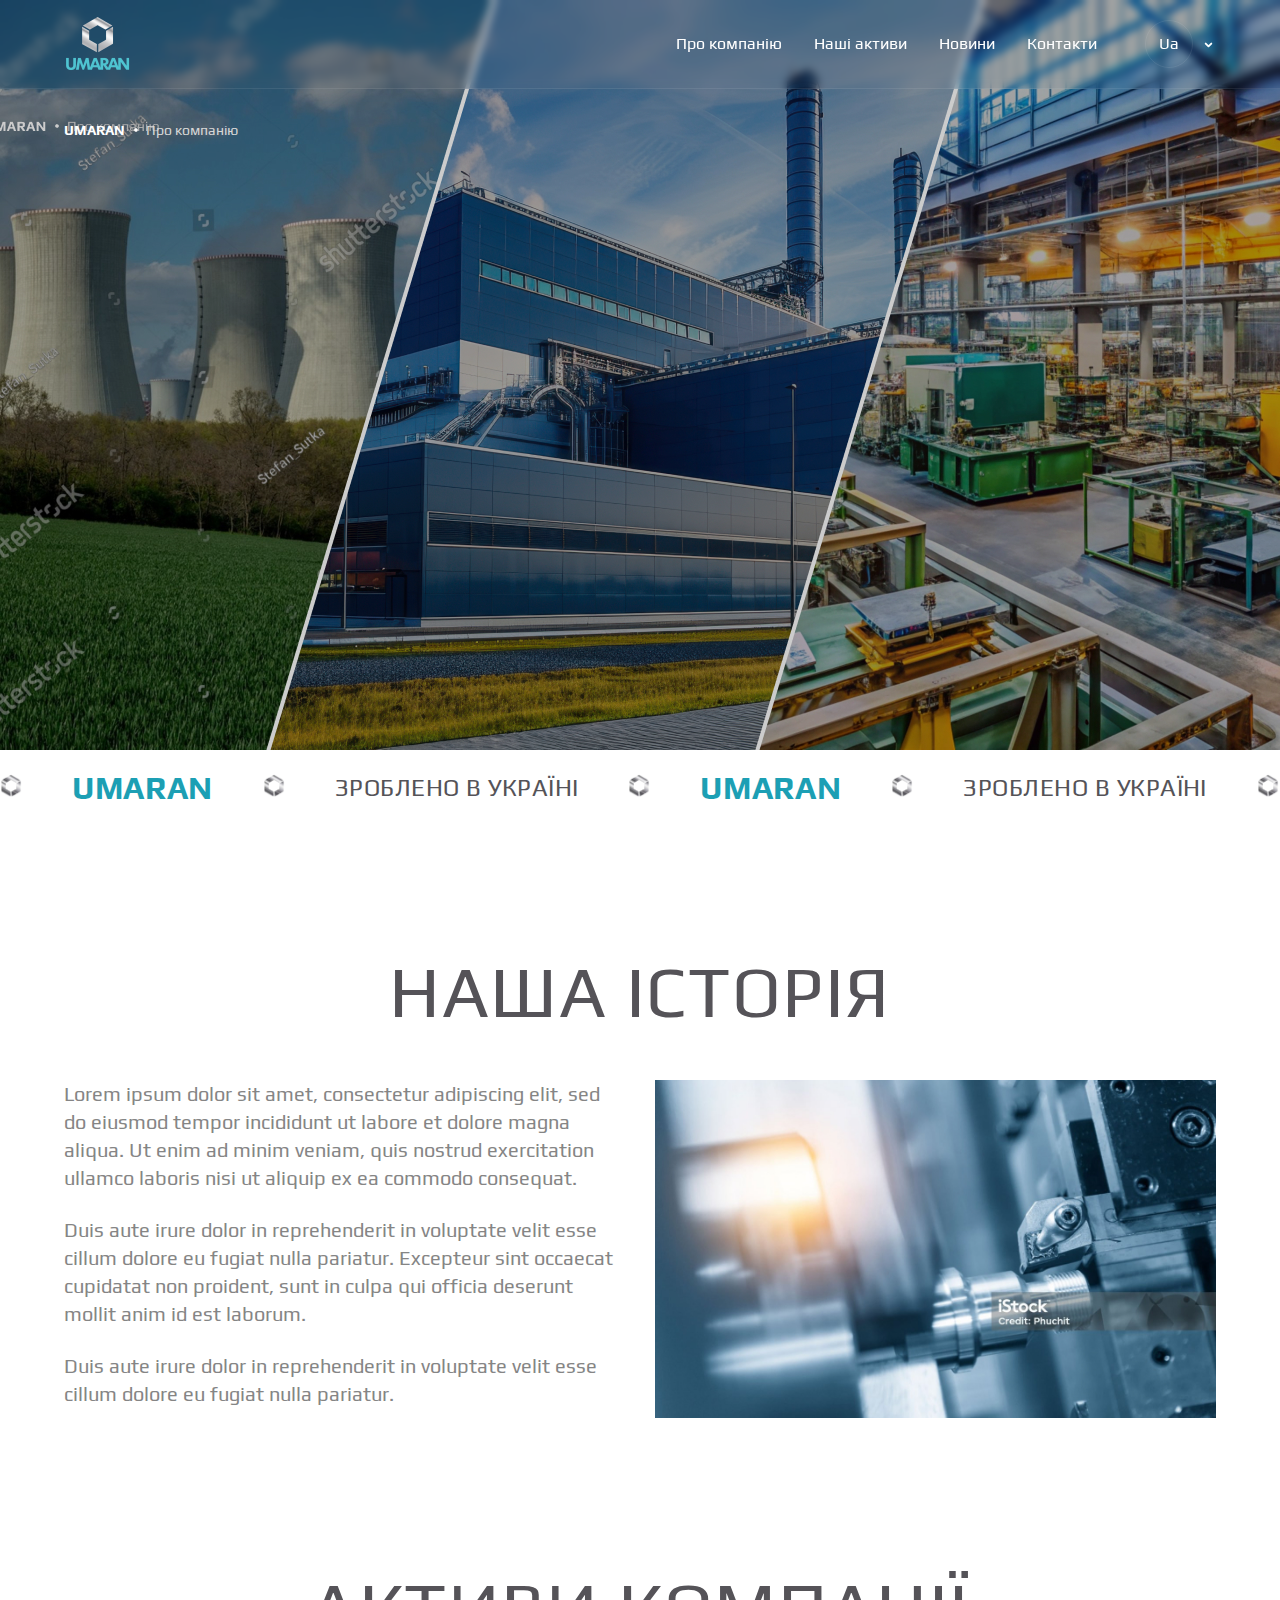
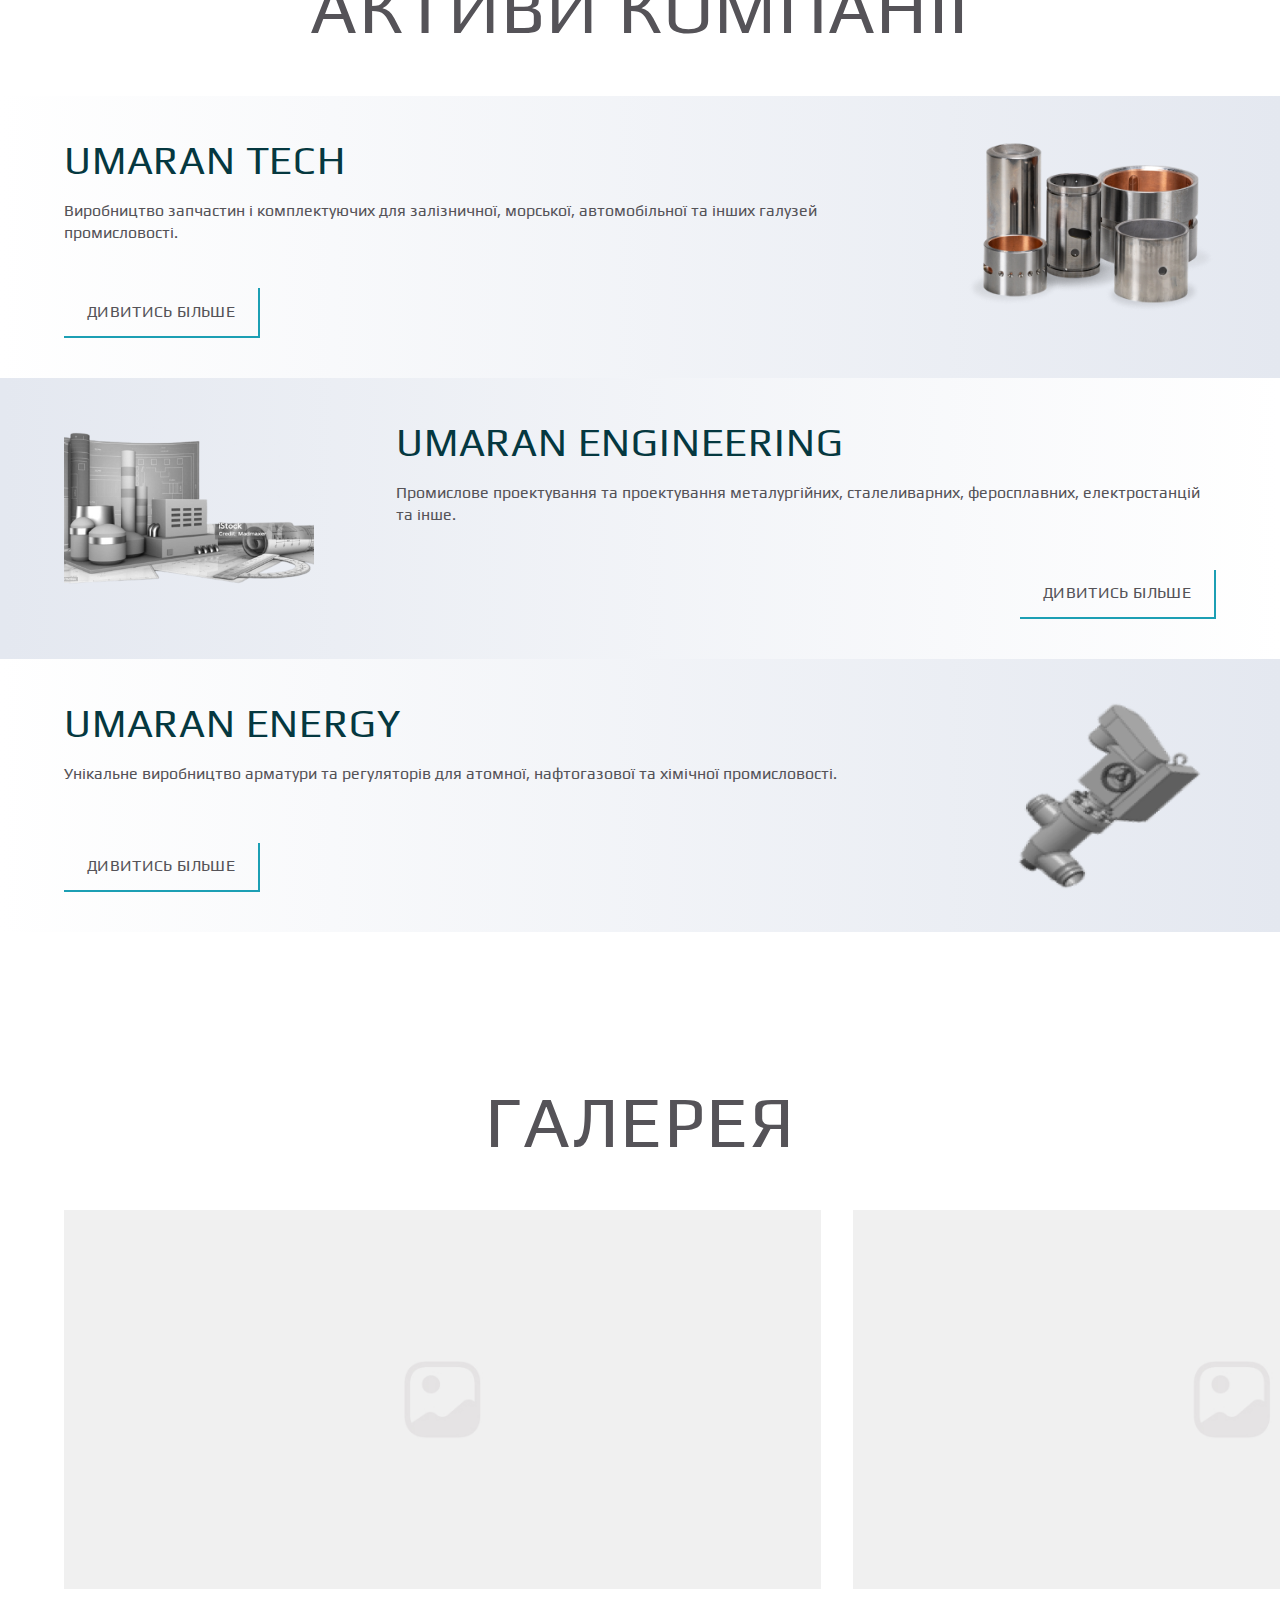
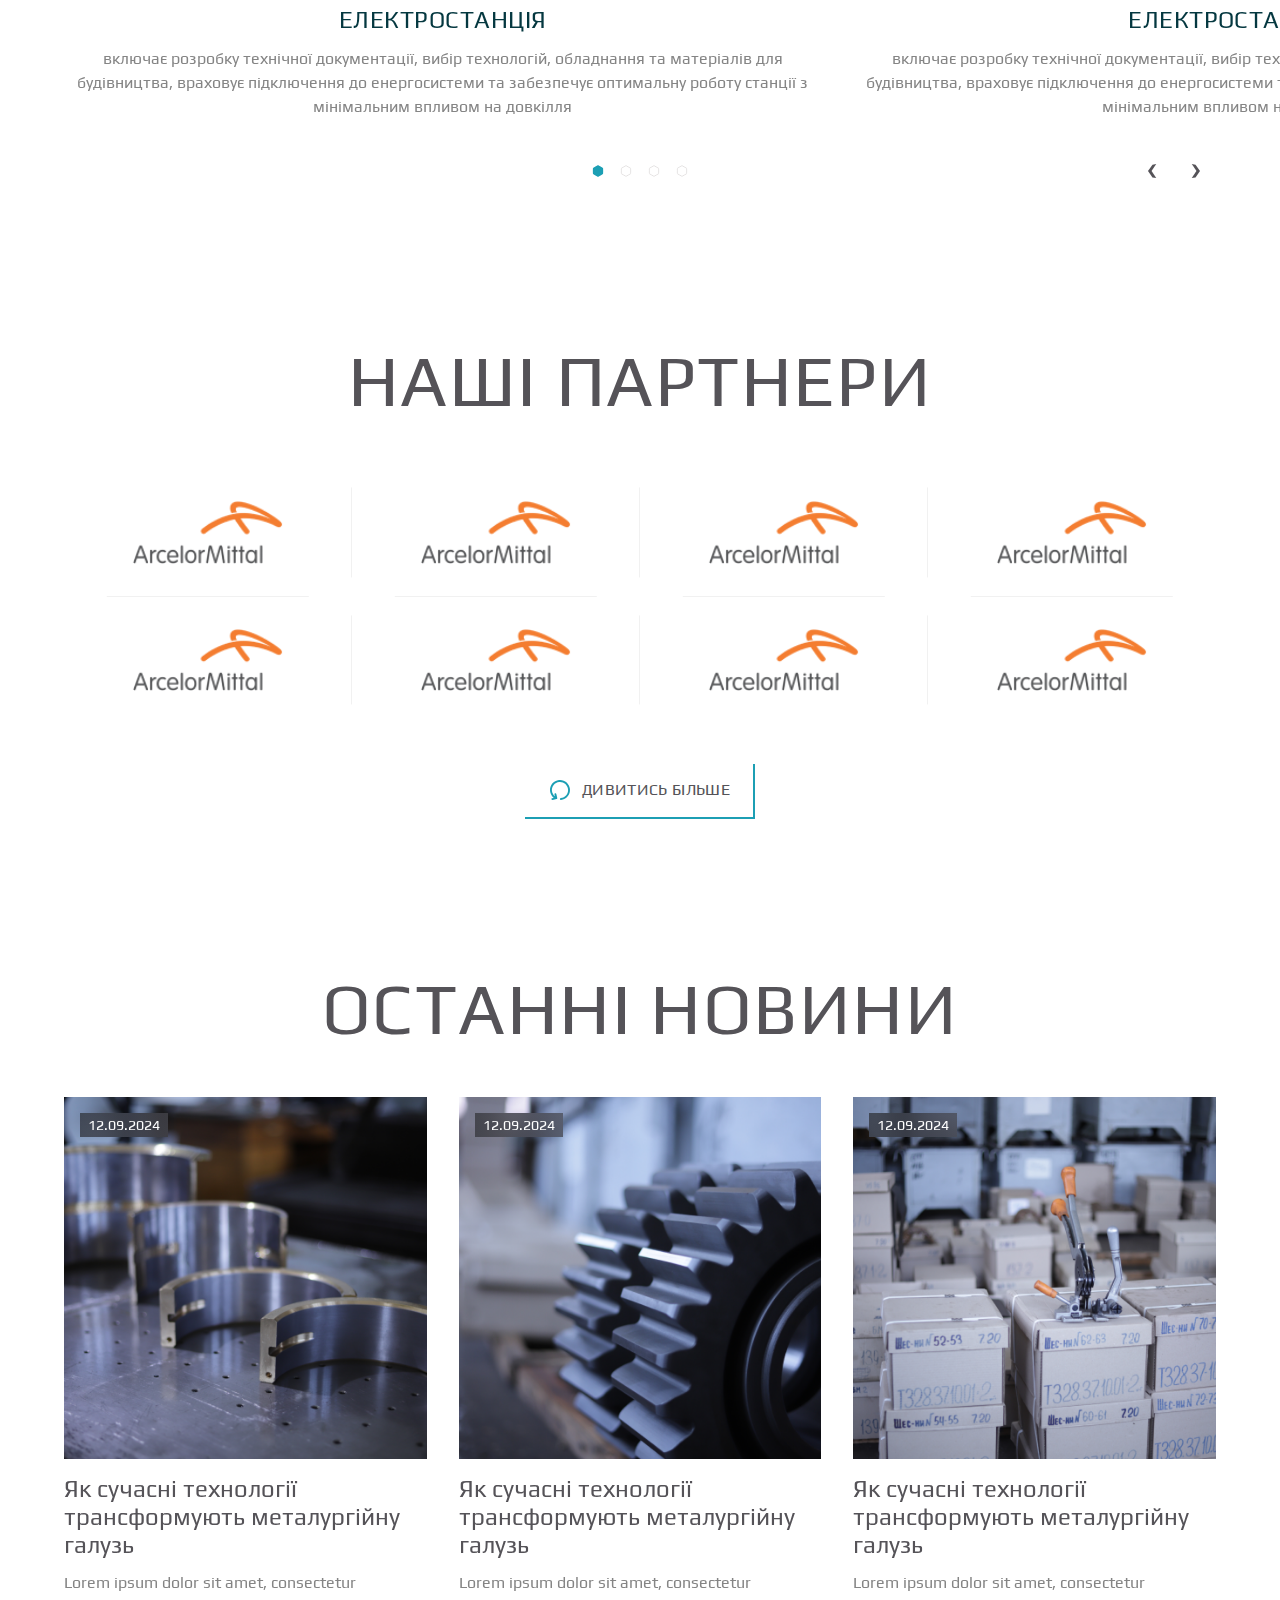
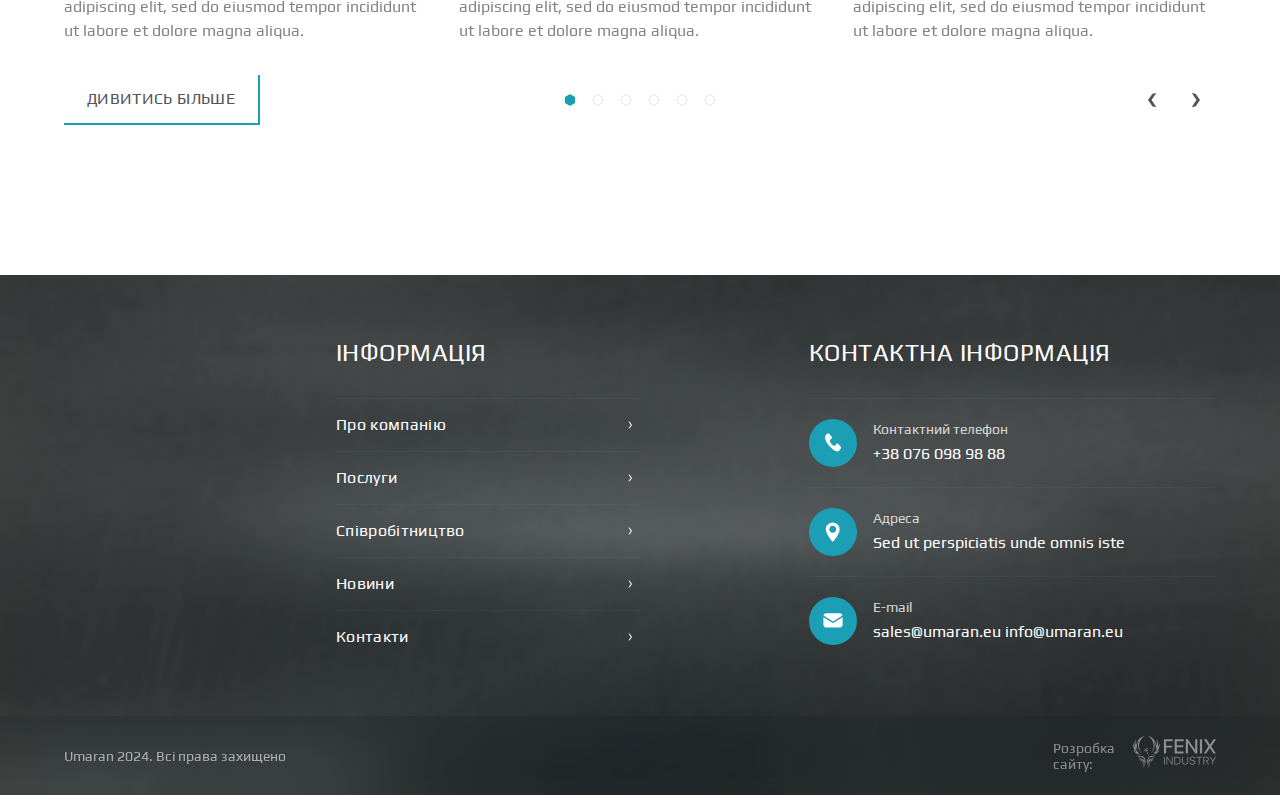
<file: about.html>
<!DOCTYPE html>
<html lang="uk">
<head>
  <meta charset="UTF-8">
  <meta name="viewport" content="width=device-width, initial-scale=1.0">
  <link rel="preconnect" href="https://fonts.googleapis.com">
  <link rel="preconnect" href="https://fonts.gstatic.com" crossorigin>
  <link href="https://fonts.googleapis.com/css2?family=Play:wght@400;700&display=swap" rel="stylesheet">
  <script src="https://code.jquery.com/jquery-3.7.1.slim.min.js" integrity="sha256-kmHvs0B+OpCW5GVHUNjv9rOmY0IvSIRcf7zGUDTDQM8=" crossorigin="anonymous"></script>
  <link rel="stylesheet" href="https://cdn.jsdelivr.net/npm/swiper@11/swiper-bundle.min.css" />
  <link rel="stylesheet" href="./assets/css/style.min.css">
  <script defer src="https://cdn.jsdelivr.net/npm/swiper@11/swiper-bundle.min.js"></script>
  <script defer src="./assets/js/script.min.js"></script>
  <title>UMARAN | About</title>
  <meta name="description" content="About page"></head>
<body>

  <!-- header -->
  <header class="header" id="header">
      <div class="container">
          <div class="header__logo">
              <img src="assets/images/icons/logo.png" alt="Logo">
          </div>
          <div class="header__inner">
              <nav class="header__nav">
                  <li class="header__nav-item">
                      <a href="javascript: void(0)" class="header__nav-link">Про компанію</a>
                  </li>
                  <li class="header__nav-item">
                      <a href="javascript: void(0)" class="header__nav-link">Наші активи</a>
                  </li>
                  <li class="header__nav-item">
                      <a href="javascript: void(0)" class="header__nav-link">Новини</a>
                  </li>
                  <li class="header__nav-item">
                      <a href="javascript: void(0)" class="header__nav-link">Контакти</a>
                  </li>
              </nav>
              <div class="header__lang" id="dropdownParent">
                  <div class="header__lang-items">
                      <span id="currentLang">Ua</span>
  
                      <div class="lang-dropdown" id="dropdownItems">
                          <span class="lang-dropdown__item current--lang">Ua</span>
                          <span class="lang-dropdown__item">En</span>
                          <span class="lang-dropdown__item">Es</span>
                      </div>
                  </div>
  
                  <div class="header__lang-deco">
                      <svg width="16" height="16" viewBox="0 0 16 16" fill="none" xmlns="http://www.w3.org/2000/svg">
                          <path d="M11 7L8 10L5 7" stroke="white" stroke-width="2" stroke-linecap="round"
                              stroke-linejoin="round" />
                      </svg>
                  </div>
              </div>
          </div>
  
          <button class="menu-toggle">
              <div class="menu-bar" data-position="top"></div>
              <div class="menu-bar" data-position="bottom"></div>
          </button>
      </div>
  </header>
  
  <div class="mobile-menu">
      <div class="container">
          <div class="mobile__lang">
              <div class="mobile__lang-item chooseLang">Ua</div>
              <div class="mobile__lang-item">En</div>
              <div class="mobile__lang-item">Es</div>
          </div>
  
          <ul class="mobile__list">
              <li>
                  <a href="javascript: void(0)">
                      <span class="text">Про компанію</span>
                      <span class="ico">
                          <svg width="20" height="20" viewBox="0 0 20 20" fill="none" xmlns="http://www.w3.org/2000/svg">
                              <path d="M12 9.97266L9.79626 6.86689L8.42796 6.60092L10.7687 9.97266L12 9.97266Z"
                                  fill="#858585" />
                              <path d="M12 9.97266L9.79626 13.1559L8.42796 13.4219L10.8135 9.89518L12 9.97266Z"
                                  fill="#858585" />
                          </svg>
                      </span>
                  </a>
              </li>
              <li>
                  <a href="javascript: void(0)">
                      <span class="text">Наші активи</span>
                      <span class="ico">
                          <svg width="20" height="20" viewBox="0 0 20 20" fill="none" xmlns="http://www.w3.org/2000/svg">
                              <path d="M12 9.97266L9.79626 6.86689L8.42796 6.60092L10.7687 9.97266L12 9.97266Z"
                                  fill="#858585" />
                              <path d="M12 9.97266L9.79626 13.1559L8.42796 13.4219L10.8135 9.89518L12 9.97266Z"
                                  fill="#858585" />
                          </svg>
                      </span>
                  </a>
              </li>
              <li>
                  <a href="javascript: void(0)">
                      <span class="text">Новини</span>
                      <span class="ico">
                          <svg width="20" height="20" viewBox="0 0 20 20" fill="none" xmlns="http://www.w3.org/2000/svg">
                              <path d="M12 9.97266L9.79626 6.86689L8.42796 6.60092L10.7687 9.97266L12 9.97266Z"
                                  fill="#858585" />
                              <path d="M12 9.97266L9.79626 13.1559L8.42796 13.4219L10.8135 9.89518L12 9.97266Z"
                                  fill="#858585" />
                          </svg>
                      </span>
                  </a>
              </li>
              <li>
                  <a href="javascript: void(0)">
                      <span class="text">Контакти</span>
                      <span class="ico">
                          <svg width="20" height="20" viewBox="0 0 20 20" fill="none" xmlns="http://www.w3.org/2000/svg">
                              <path d="M12 9.97266L9.79626 6.86689L8.42796 6.60092L10.7687 9.97266L12 9.97266Z"
                                  fill="#858585" />
                              <path d="M12 9.97266L9.79626 13.1559L8.42796 13.4219L10.8135 9.89518L12 9.97266Z"
                                  fill="#858585" />
                          </svg>
                      </span>
                  </a>
              </li>
          </ul>
  
          <div class="mobile__contact">
              <p class="mobile__contact-title">контактна інформація</p>
              <ul class="mobile__contact-list">
                  <li>
                      <a href="javascript: void(0)">
                          <span class="ico">
                              <svg width="24" height="24" viewBox="0 0 24 24" fill="none"
                                  xmlns="http://www.w3.org/2000/svg">
                                  <path
                                      d="M18.8493 16.1428L16.8603 13.9099C16.15 13.1125 14.9425 13.4315 14.6583 14.4681C14.4452 15.1859 13.7349 15.5846 13.0956 15.4251C11.6749 15.0263 9.75703 12.953 9.40186 11.2784C9.18876 10.5606 9.61496 9.76318 10.2543 9.52397C11.1777 9.205 11.4618 7.84934 10.7515 7.05189L8.76256 4.81905C8.1943 4.26084 7.3419 4.26084 6.84467 4.81905L5.49504 6.33419C4.1454 7.92908 5.6371 12.1555 8.97566 15.9035C12.3142 19.6515 16.079 21.4059 17.4996 19.811L18.8493 18.2959C19.3465 17.6579 19.3465 16.701 18.8493 16.1428Z"
                                      fill="white" />
                              </svg>
                          </span>
                          <div class="content">
                              <h4 class="title">Контактний телефон</h4>
                              <span class="text">+38 076 098 98 88</span>
                          </div>
                      </a>
                  </li>
                  <li>
                      <a href="javascript: void(0)">
                          <span class="ico">
                              <svg width="24" height="24" viewBox="0 0 24 24" fill="none"
                                  xmlns="http://www.w3.org/2000/svg">
                                  <path
                                      d="M12.2292 3C8.7944 3 6 5.7944 6 9.22916C6 13.4918 11.5745 19.7496 11.8119 20.0139C12.0348 20.2622 12.424 20.2618 12.6465 20.0139C12.8839 19.7496 18.4584 13.4918 18.4584 9.22916C18.4583 5.7944 15.664 3 12.2292 3ZM12.2292 12.3632C10.5011 12.3632 9.09516 10.9573 9.09516 9.22916C9.09516 7.50103 10.5011 6.09513 12.2292 6.09513C13.9573 6.09513 15.3632 7.50106 15.3632 9.2292C15.3632 10.9573 13.9573 12.3632 12.2292 12.3632Z"
                                      fill="white" />
                              </svg>
                          </span>
                          <div class="content">
                              <h4 class="title">Адреса</h4>
                              <span class="text">Sed ut perspiciatis unde omnis iste</span>
                          </div>
                      </a>
                  </li>
                  <li>
                      <a href="javascript: void(0)">
                          <span class="ico">
                              <svg width="24" height="24" viewBox="0 0 24 24" fill="none"
                                  xmlns="http://www.w3.org/2000/svg">
                                  <path
                                      d="M12.7161 14.1515C12.5605 14.2488 12.3854 14.2877 12.2297 14.2877C12.0741 14.2877 11.899 14.2488 11.7433 14.1515L4 9.42383V15.708C4 17.0504 5.08951 18.1399 6.43195 18.1399H18.047C19.3894 18.1399 20.4789 17.0504 20.4789 15.708V9.42383L12.7161 14.1515Z"
                                      fill="white" />
                                  <path
                                      d="M18.0541 6H6.43909C5.29121 6 4.31843 6.81714 4.08496 7.90665L12.2563 12.8873L20.4082 7.90665C20.1748 6.81714 19.202 6 18.0541 6Z"
                                      fill="white" />
                              </svg>
                          </span>
                          <div class="content">
                              <h4 class="title">Е-mail</h4>
                              <span class="text">sales@umaran.eu</span>
                              <span class="text">info@umaran.eu</span>
                          </div>
                      </a>
                  </li>
              </ul>
          </div>
      </div>
  </div><main class="about-page">
      <section class="hero" style="background: url('assets/images/about/bg-hero.jpg') no-repeat center center/cover;">
          <div class="container">
              <ul class="breadcrumbs breadcrumbs--dark">
                  <li class="breadcrumbs__item item--primary">
                      <a href="javascript: void(0)">umaran</a>
                  </li>
                  <li class="breadcrumbs__item item--secondary">
                      <a href="javascript: void(0)">Про компанію</a>
                  </li>
              </ul>
          </div>
      </section>
      <div class="marquee">
          <div class="marquee__row">
              <div class="marquee__item">
                  <li class="logo">
                      <img src="assets/images/icons/logo-sm.png" alt="Logo">
                  </li>
                  <li class="title--accent">
                      umaran
                  </li>
                  <li class="logo">
                      <img src="assets/images/icons/logo-sm.png" alt="Logo">
                  </li>
                  <li class="title--secondary">
                      Зроблено в Україні
                  </li>
              </div>
              <div class="marquee__item">
                  <li class="logo">
                      <img src="assets/images/icons/logo-sm.png" alt="Logo">
                  </li>
                  <li class="title--accent">
                      umaran
                  </li>
                  <li class="logo">
                      <img src="assets/images/icons/logo-sm.png" alt="Logo">
                  </li>
                  <li class="title--secondary">
                      Зроблено в Україні
                  </li>
              </div>
              <div class="marquee__item">
                  <li class="logo">
                      <img src="assets/images/icons/logo-sm.png" alt="Logo">
                  </li>
                  <li class="title--accent">
                      umaran
                  </li>
                  <li class="logo">
                      <img src="assets/images/icons/logo-sm.png" alt="Logo">
                  </li>
                  <li class="title--secondary">
                      Зроблено в Україні
                  </li>
              </div>
          </div>
          <div aria-hidden="true" class="marquee__row">
              <div class="marquee__item">
                  <li class="logo">
                      <img src="assets/images/icons/logo-sm.png" alt="Logo">
                  </li>
                  <li class="title--accent">
                      umaran
                  </li>
                  <li class="logo">
                      <img src="assets/images/icons/logo-sm.png" alt="Logo">
                  </li>
                  <li class="title--secondary">
                      Зроблено в Україні
                  </li>
              </div>
              <div class="marquee__item">
                  <li class="logo">
                      <img src="assets/images/icons/logo-sm.png" alt="Logo">
                  </li>
                  <li class="title--accent">
                      umaran
                  </li>
                  <li class="logo">
                      <img src="assets/images/icons/logo-sm.png" alt="Logo">
                  </li>
                  <li class="title--secondary">
                      Зроблено в Україні
                  </li>
              </div>
              <div class="marquee__item">
                  <li class="logo">
                      <img src="assets/images/icons/logo-sm.png" alt="Logo">
                  </li>
                  <li class="title--accent">
                      umaran
                  </li>
                  <li class="logo">
                      <img src="assets/images/icons/logo-sm.png" alt="Logo">
                  </li>
                  <li class="title--secondary">
                      Зроблено в Україні
                  </li>
              </div>
          </div>
      </div>    <section class="about--history section-content">
          <div class="container">
              <h2 class="h2">наша історія</h2>
              <div class="about--history__content">
                  <div class="about--history__col">
                      <p class="content">
                          Lorem ipsum dolor sit amet, consectetur adipiscing elit, sed do eiusmod tempor incididunt ut labore
                          et
                          dolore magna aliqua. Ut enim ad minim veniam, quis nostrud exercitation ullamco laboris nisi ut
                          aliquip
                          ex ea commodo consequat.
                      </p>
      
                      <p class="content">
                          Duis aute irure dolor in reprehenderit in voluptate velit esse cillum dolore eu fugiat nulla
                          pariatur.
                          Excepteur sint occaecat cupidatat non proident, sunt in culpa qui officia deserunt mollit anim id
                          est
                          laborum.
                      </p>
      
                      <p class="content">
                          Duis aute irure dolor in reprehenderit in voluptate velit esse cillum dolore eu fugiat nulla
                          pariatur.
                      </p>
                  </div>
                  <div class="about--history__col">
                      <div class="thumbnail">
                          <img src="assets/images/about/content.jpg" alt="Alt">
                      </div>
                  </div>
              </div>
          </div>
      </section>
      
      <section class="about--active section-content">
          <div class="container">
              <h2 class="h2 about--active__title">
                  активи компанії
              </h2>
          </div>
          <div class="about--active__content">
              <div class="about--active__card">
                  <div class="container">
                      <div class="col">
                          <div class="about--active__card-content">
                              <h3 class="title">
                                  UMARAN TECH
                              </h3>
                              <p class="description">
                                  Виробництво запчастин і комплектуючих для залізничної, морської, автомобільної та інших
                                  галузей промисловості.
                              </p>
                              <a class="link link--bordered link--colored" href="javascript: void(0)">
                                  <span class="rect"></span>
                                  Дивитись більше
                              </a>
                          </div>
                      </div>
                      <div class="col">
                          <div class="about--active__card-thumb">
                              <img src="assets/images/home/product1.png" alt="UMARAN TECH">
                          </div>
                      </div>
                  </div>
              </div>
              <div class="about--active__card ">
                  <div class="container container--reverse">
                      <div class="col">
                          <div class="about--active__card-thumb">
                              <img src="assets/images/home/product2.png" alt="UMARAN TECH">
                          </div>
                      </div>
                      <div class="col">
                          <div class="about--active__card-content">
                              <h3 class="title">
                                  UMARAN ENGINEERING
                              </h3>
                              <p class="description">
                                  Промислове проектування та проектування металургійних, сталеливарних, феросплавних,
                                  електростанцій та інше.
                              </p>
                              <a class="link link--bordered link--colored" href="javascript: void(0)">
                                  <span class="rect"></span>
                                  Дивитись більше
                              </a>
                          </div>
                      </div>
                  </div>
              </div>
      
              <div class="about--active__card">
                  <div class="container">
                      <div class="col">
                          <div class="about--active__card-content">
                              <h3 class="title">
                                  UMARAN ENERGY
                              </h3>
                              <p class="description">
                                  Унікальне виробництво арматури та регуляторів для атомної, нафтогазової та хімічної
                                  промисловості.
                              </p>
                              <a class="link link--bordered link--colored" href="javascript: void(0)">
                                  <span class="rect"></span>
                                  Дивитись більше
                              </a>
                          </div>
                      </div>
                      <div class="col">
                          <div class="about--active__card-thumb">
                              <img src="assets/images/home/product3.png" alt="UMARAN ENERGY ">
                          </div>
                      </div>
                  </div>
              </div>
          </div>
      
      </section>
      
      <section class="about--gallerytech section-content">
          <div class="container">
              <h2 class="h2 about--gallerytech__title">
                  галерея
              </h2>
              <div class="about--gallerytech__slider swiper">
                  <div class="about--gallerytech__slider-wrapper swiper-wrapper">
                      <div class="about--gallerytech__slider-slide swiper-slide">
                          <div class="thumbnail">
                              <img src="assets/images/tech/gallery.jpg" alt="Alt">
                          </div>
                          <h4 class="title">електростанція</h4>
                          <p class="desc">
                              включає розробку технічної документації, вибір технологій, обладнання та матеріалів для будівництва, враховує підключення до енергосистеми та забезпечує оптимальну роботу станції з мінімальним впливом на довкілля
                          </p>
                      </div>
                      <div class="about--gallerytech__slider-slide swiper-slide">
                          <div class="thumbnail">
                              <img src="assets/images/tech/gallery.jpg" alt="Alt">
                          </div>
                          <h4 class="title">електростанція</h4>
                          <p class="desc">
                              включає розробку технічної документації, вибір технологій, обладнання та матеріалів для будівництва, враховує підключення до енергосистеми та забезпечує оптимальну роботу станції з мінімальним впливом на довкілля
                          </p>
                      </div>
                      <div class="about--gallerytech__slider-slide swiper-slide">
                          <div class="thumbnail">
                              <img src="assets/images/tech/gallery.jpg" alt="Alt">
                          </div>
                          <h4 class="title">електростанція</h4>
                          <p class="desc">
                              включає розробку технічної документації, вибір технологій, обладнання та матеріалів для будівництва, враховує підключення до енергосистеми та забезпечує оптимальну роботу станції з мінімальним впливом на довкілля
                          </p>
                      </div>
                      <div class="about--gallerytech__slider-slide swiper-slide">
                          <div class="thumbnail">
                              <img src="assets/images/tech/gallery.jpg" alt="Alt">
                          </div>
                          <h4 class="title">електростанція</h4>
                          <p class="desc">
                              включає розробку технічної документації, вибір технологій, обладнання та матеріалів для будівництва, враховує підключення до енергосистеми та забезпечує оптимальну роботу станції з мінімальним впливом на довкілля
                          </p>
                      </div>
                  </div>
              </div>
      
              <div class="nav-wrapper">
                  <div class="wrapper--width link--null">
                      <div class="about--gallerytech-pagination"></div>
                  </div>
                  <div class="wrapper--width link--null">
                      <div class="about--gallerytech-navigation">
                          <div class="about--gallerytech--prev about--gallerytech-navigation__item">
                              <svg width="40" height="40" viewBox="0 0 40 40" fill="none" xmlns="http://www.w3.org/2000/svg">
                                  <path d="M16 19.9463L20.4724 13.6433L24.2493 13.1035L19.4988 19.9463L16 19.9463Z"
                                      fill="#555358" />
                                  <path d="M16 19.9463L20.4724 26.4065L24.2493 26.9463L19.4079 19.7891L16 19.9463Z"
                                      fill="#555358" />
                              </svg>
                          </div>
                          <div class="about--gallerytech--next about--gallerytech-navigation__item">
                              <svg width="40" height="40" viewBox="0 0 40 40" fill="none" xmlns="http://www.w3.org/2000/svg">
                                  <path d="M24 19.9463L19.5276 13.6433L15.7507 13.1035L20.5012 19.9463L24 19.9463Z"
                                      fill="#555358" />
                                  <path d="M24 19.9463L19.5276 26.4065L15.7507 26.9463L20.5921 19.7891L24 19.9463Z"
                                      fill="#555358" />
                              </svg>
                          </div>
                      </div>
                  </div>
              </div>
          </div>
      </section>
      
      <section class="about--partners section-content">
          <div class="container">
              <h2 class="h2 partners__title">
                  наші партнери
              </h2>
              <div class="partners__items">
                  <div class="inner">
                      <a href="javascript: void(0)" class="partners__box">
                          <img src="assets/images/partner.png" alt="Partner">
                      </a>
                  </div>
                  <div class="inner">
                      <a href="javascript: void(0)" class="partners__box">
                          <img src="assets/images/partner.png" alt="Partner">
                      </a>
                  </div>
                  <div class="inner">
                      <a href="javascript: void(0)" class="partners__box">
                          <img src="assets/images/partner.png" alt="Partner">
                      </a>
                  </div>
                  <div class="inner">
                      <a href="javascript: void(0)" class="partners__box">
                          <img src="assets/images/partner.png" alt="Partner">
                      </a>
                  </div>
                  <div class="inner">
                      <a href="javascript: void(0)" class="partners__box">
                          <img src="assets/images/partner.png" alt="Partner">
                      </a>
                  </div>
                  <div class="inner">
                      <a href="javascript: void(0)" class="partners__box">
                          <img src="assets/images/partner.png" alt="Partner">
                      </a>
                  </div>
                  <div class="inner">
                      <a href="javascript: void(0)" class="partners__box">
                          <img src="assets/images/partner.png" alt="Partner">
                      </a>
                  </div>
                  <div class="inner">
                      <a href="javascript: void(0)" class="partners__box">
                          <img src="assets/images/partner.png" alt="Partner">
                      </a>
                  </div>
              </div>
              <button class="load-more link--bordered link--colored">
                  <span class="rect"></span>
                  <span class="ico">
                      <svg width="24" height="24" viewBox="0 0 24 24" fill="none" xmlns="http://www.w3.org/2000/svg">
                          <path
                              d="M12.0232 2.00011C11.6858 1.99943 11.3455 2.01452 11.0027 2.05003C5.51865 2.59853 1.50203 7.51066 2.05003 12.9996C2.3259 15.7627 3.71219 18.15 5.71334 19.7729L4.19838 20.1252C4.07681 20.1531 3.96192 20.2047 3.86031 20.2771C3.75869 20.3495 3.67234 20.4412 3.60619 20.5471C3.54005 20.6529 3.49541 20.7708 3.47483 20.894C3.45425 21.0171 3.45813 21.1431 3.48626 21.2647C3.51439 21.3864 3.5662 21.5012 3.63875 21.6028C3.71129 21.7043 3.80313 21.7905 3.90901 21.8565C4.0149 21.9225 4.13274 21.967 4.25581 21.9873C4.37887 22.0077 4.50474 22.0035 4.6262 21.9751L8.54509 21.0575C8.78872 21.0001 8.9998 20.8487 9.13233 20.6362C9.26485 20.4237 9.30807 20.1673 9.25256 19.9231L8.34321 15.9988C8.29487 15.7797 8.17047 15.5847 7.99213 15.4487C7.81378 15.3126 7.59302 15.2442 7.36905 15.2556C7.2291 15.2624 7.0924 15.3002 6.96878 15.3662C6.84517 15.4322 6.7377 15.5248 6.65411 15.6374C6.57052 15.7499 6.51289 15.8796 6.48536 16.0171C6.45783 16.1546 6.46109 16.2966 6.49489 16.4327L6.93197 18.3216C5.29581 17.0059 4.16479 15.0711 3.9391 12.8106C3.49301 8.34238 6.7274 4.38167 11.1916 3.93519C15.6559 3.48867 19.6149 6.73155 20.061 11.1997C20.5071 15.6679 17.2653 19.6305 12.801 20.077C12.6742 20.0858 12.5504 20.12 12.437 20.1776C12.3236 20.2352 12.223 20.3149 12.141 20.4122C12.059 20.5094 11.9973 20.6222 11.9597 20.7438C11.922 20.8653 11.9091 20.9932 11.9218 21.1198C11.9344 21.2464 11.9724 21.3692 12.0333 21.4809C12.0943 21.5926 12.177 21.6908 12.2766 21.7699C12.3762 21.849 12.4907 21.9073 12.6132 21.9412C12.7358 21.9752 12.8639 21.9842 12.9899 21.9677C18.474 21.4192 22.4981 16.4996 21.95 11.0107C21.4363 5.86479 17.084 2.00994 12.0232 2.00011Z"
                              fill="#1C9FB4" />
                      </svg>
              
                  </span>
                  <span class="text">Дивитись більше</span>
              </button>    </div>
      </section>
      
      <section class="about--news section-content">
          <div class="container">
              <h2 class="h2 news__title">останні новини</h2>
              <div class="news-block swiper">
                  <div class="news-block__wrapper swiper-wrapper">
                      <a href="javascript: void(0)" class="news-block__item swiper-slide">
                          <div class="thumbnail">
                              <img src="assets/images/news1.png" alt="Як сучасні технології трансформують металургійну галузь">
                              <span class="date">12.09.2024</span>
                          </div>
                          <h4 class="title">
                              Як сучасні технології трансформують металургійну галузь
                          </h4>
                          <p class="description">
                              Lorem ipsum dolor sit amet, consectetur adipiscing elit, sed do eiusmod tempor incididunt ut labore et
                              dolore magna aliqua.
                          </p>
                      </a>
                      <a href="javascript: void(0)" class="news-block__item swiper-slide">
                          <div class="thumbnail">
                              <img src="assets/images/news2.png" alt="Як сучасні технології трансформують металургійну галузь">
                              <span class="date">12.09.2024</span>
                          </div>
                          <h4 class="title">
                              Як сучасні технології трансформують металургійну галузь
                          </h4>
                          <p class="description">
                              Lorem ipsum dolor sit amet, consectetur adipiscing elit, sed do eiusmod tempor incididunt ut labore et
                              dolore magna aliqua.
                          </p>
                      </a>
                      <a href="javascript: void(0)" class="news-block__item swiper-slide">
                          <div class="thumbnail">
                              <img src="assets/images/news3.png" alt="Як сучасні технології трансформують металургійну галузь">
                              <span class="date">12.09.2024</span>
                          </div>
                          <h4 class="title">
                              Як сучасні технології трансформують металургійну галузь
                          </h4>
                          <p class="description">
                              Lorem ipsum dolor sit amet, consectetur adipiscing elit, sed do eiusmod tempor incididunt ut labore et
                              dolore magna aliqua.
                          </p>
                      </a>
                      <a href="javascript: void(0)" class="news-block__item swiper-slide">
                          <div class="thumbnail">
                              <img src="assets/images/news1.png" alt="Як сучасні технології трансформують металургійну галузь">
                              <span class="date">12.09.2024</span>
                          </div>
                          <h4 class="title">
                              Як сучасні технології трансформують металургійну галузь
                          </h4>
                          <p class="description">
                              Lorem ipsum dolor sit amet, consectetur adipiscing elit, sed do eiusmod tempor incididunt ut labore et
                              dolore magna aliqua.
                          </p>
                      </a>
                      <a href="javascript: void(0)" class="news-block__item swiper-slide">
                          <div class="thumbnail">
                              <img src="assets/images/news2.png" alt="Як сучасні технології трансформують металургійну галузь">
                              <span class="date">12.09.2024</span>
                          </div>
                          <h4 class="title">
                              Як сучасні технології трансформують металургійну галузь
                          </h4>
                          <p class="description">
                              Lorem ipsum dolor sit amet, consectetur adipiscing elit, sed do eiusmod tempor incididunt ut labore et
                              dolore magna aliqua.
                          </p>
                      </a>
                      <a href="javascript: void(0)" class="news-block__item swiper-slide">
                          <div class="thumbnail">
                              <img src="assets/images/news3.png" alt="Як сучасні технології трансформують металургійну галузь">
                              <span class="date">12.09.2024</span>
                          </div>
                          <h4 class="title">
                              Як сучасні технології трансформують металургійну галузь
                          </h4>
                          <p class="description">
                              Lorem ipsum dolor sit amet, consectetur adipiscing elit, sed do eiusmod tempor incididunt ut labore et
                              dolore magna aliqua.
                          </p>
                      </a>
                  </div>
                  <div class="navigation-block">
                      <div class="wrapper--width">
                          <a href="javasript: void(0)" class="link link--bordered link--colored">
                              <span class="rect"></span>
                              Дивитись більше
                          </a>
                      </div>
                      <div class="wrapper--width">
                          <div class="news-pagination"></div>
                      </div>
                      <div class="wrapper--width">
                          <div class="news-navigation">
                              <div class="news--prev news-navigation__item">
                                  <svg width="40" height="40" viewBox="0 0 40 40" fill="none" xmlns="http://www.w3.org/2000/svg">
                                      <path d="M16 19.9463L20.4724 13.6433L24.2493 13.1035L19.4988 19.9463L16 19.9463Z"
                                          fill="#555358" />
                                      <path d="M16 19.9463L20.4724 26.4065L24.2493 26.9463L19.4079 19.7891L16 19.9463Z"
                                          fill="#555358" />
                                  </svg>
                              </div>
                              <div class="news--next news-navigation__item">
                                  <svg width="40" height="40" viewBox="0 0 40 40" fill="none" xmlns="http://www.w3.org/2000/svg">
                                      <path d="M24 19.9463L19.5276 13.6433L15.7507 13.1035L20.5012 19.9463L24 19.9463Z"
                                          fill="#555358" />
                                      <path d="M24 19.9463L19.5276 26.4065L15.7507 26.9463L20.5921 19.7891L24 19.9463Z"
                                          fill="#555358" />
                                  </svg>
                              </div>
                          </div>
                      </div>
                  </div>
              </div>    </div>
      </section></main>
  <!-- footer -->
  <footer class="footer">
      <div class="row">
          <div class="container">
              <div class="col col--logo">
                  <div class="footer__logo">
                      <img src="assets/images/icons/logo-lg.png" alt="Logo" loading="lazy">
                  </div>
              </div>
  
              <div class="col col--details">
                  <div class="footer__info">
                      <h3 class="footer__title">інформація</h3>
                      <ul class="footer__info-list">
                          <li class="footer__info-item">
                              <a href="javascript: void(0)" class="footer__info-link">
                                  <span class="text">Про компанію</span>
                                  <span class="ico">
                                      <svg width="20" height="20" viewBox="0 0 20 20" fill="none"
                                          xmlns="http://www.w3.org/2000/svg">
                                          <path
                                              d="M12 9.97339L9.79626 6.86762L8.42796 6.60165L10.7687 9.97339L12 9.97339Z"
                                              fill="white" />
                                          <path
                                              d="M12 9.97339L9.79626 13.1566L8.42796 13.4226L10.8135 9.89592L12 9.97339Z"
                                              fill="white" />
                                      </svg>
                                  </span>
                              </a>
                          </li>
                          <li class="footer__info-item">
                              <a href="javascript: void(0)" class="footer__info-link">
                                  <span class="text">Послуги</span>
                                  <span class="ico">
                                      <svg width="20" height="20" viewBox="0 0 20 20" fill="none"
                                          xmlns="http://www.w3.org/2000/svg">
                                          <path
                                              d="M12 9.97339L9.79626 6.86762L8.42796 6.60165L10.7687 9.97339L12 9.97339Z"
                                              fill="white" />
                                          <path
                                              d="M12 9.97339L9.79626 13.1566L8.42796 13.4226L10.8135 9.89592L12 9.97339Z"
                                              fill="white" />
                                      </svg>
                                  </span>
                              </a>
                          </li>
                          <li class="footer__info-item">
                              <a href="javascript: void(0)" class="footer__info-link">
                                  <span class="text">Співробітництво</span>
                                  <span class="ico">
                                      <svg width="20" height="20" viewBox="0 0 20 20" fill="none"
                                          xmlns="http://www.w3.org/2000/svg">
                                          <path
                                              d="M12 9.97339L9.79626 6.86762L8.42796 6.60165L10.7687 9.97339L12 9.97339Z"
                                              fill="white" />
                                          <path
                                              d="M12 9.97339L9.79626 13.1566L8.42796 13.4226L10.8135 9.89592L12 9.97339Z"
                                              fill="white" />
                                      </svg>
                                  </span>
                              </a>
                          </li>
                          <li class="footer__info-item">
                              <a href="javascript: void(0)" class="footer__info-link">
                                  <span class="text">Новини</span>
                                  <span class="ico">
                                      <svg width="20" height="20" viewBox="0 0 20 20" fill="none"
                                          xmlns="http://www.w3.org/2000/svg">
                                          <path
                                              d="M12 9.97339L9.79626 6.86762L8.42796 6.60165L10.7687 9.97339L12 9.97339Z"
                                              fill="white" />
                                          <path
                                              d="M12 9.97339L9.79626 13.1566L8.42796 13.4226L10.8135 9.89592L12 9.97339Z"
                                              fill="white" />
                                      </svg>
                                  </span>
  
                              </a>
                          </li>
                          <li class="footer__info-item">
                              <a href="javascript: void(0)" class="footer__info-link">
                                  <span class="text">Контакти</span>
                                  <span class="ico">
                                      <svg width="20" height="20" viewBox="0 0 20 20" fill="none"
                                          xmlns="http://www.w3.org/2000/svg">
                                          <path
                                              d="M12 9.97339L9.79626 6.86762L8.42796 6.60165L10.7687 9.97339L12 9.97339Z"
                                              fill="white" />
                                          <path
                                              d="M12 9.97339L9.79626 13.1566L8.42796 13.4226L10.8135 9.89592L12 9.97339Z"
                                              fill="white" />
                                      </svg>
                                  </span>
  
                              </a>
                          </li>
                      </ul>
                  </div>
                  <div class="footer__contact">
                      <h3 class="footer__title">контактна інформація</h3>
                      <ul class="footer__contact-list">
                          <li class="footer__contact-item">
                              <a href="javascript: void(0)" class="footer__contact-link">
                                  <span class="ico">
                                      <svg width="24" height="24" viewBox="0 0 24 24" fill="none"
                                          xmlns="http://www.w3.org/2000/svg">
                                          <path
                                              d="M19.5804 15.6106L17.3429 13.0986C16.5438 12.2015 15.1853 12.5604 14.8656 13.7266C14.6259 14.534 13.8267 14.9826 13.1075 14.8031C11.5093 14.3546 9.35166 12.0221 8.95209 10.1381C8.71236 9.33065 9.19183 8.43352 9.91104 8.16442C10.9499 7.80557 11.2696 6.28046 10.4704 5.38333L8.23288 2.87138C7.59358 2.24339 6.63464 2.24339 6.07525 2.87138L4.55691 4.57592C3.03858 6.37017 4.71674 11.1249 8.47262 15.3414C12.2285 19.5579 16.4639 21.5316 18.0621 19.7373L19.5804 18.0328C20.1399 17.3151 20.1399 16.2385 19.5804 15.6106Z"
                                              fill="white" />
                                      </svg>
                                  </span>
                                  <div class="content">
                                      <h4 class="title">Контактний телефон</h4>
                                      <span class="text">+38 076 098 98 88</span>
                                  </div>
                              </a>
                          </li>
                          <li class="footer__contact-item">
                              <a href="javascript: void(0)" class="footer__contact-link">
                                  <span class="ico">
                                      <svg width="24" height="24" viewBox="0 0 24 24" fill="none"
                                          xmlns="http://www.w3.org/2000/svg">
                                          <path
                                              d="M11.7504 2.40039C7.9162 2.40039 4.79688 5.51972 4.79688 9.35387C4.79688 14.1122 11.0196 21.0977 11.2845 21.3927C11.5334 21.6699 11.9679 21.6694 12.2163 21.3927C12.4812 21.0977 18.7039 14.1122 18.7039 9.35387C18.7038 5.51972 15.5845 2.40039 11.7504 2.40039ZM11.7504 12.8524C9.82132 12.8524 8.25194 11.283 8.25194 9.35387C8.25194 7.4248 9.82136 5.85542 11.7504 5.85542C13.6794 5.85542 15.2488 7.42483 15.2488 9.35391C15.2488 11.283 13.6794 12.8524 11.7504 12.8524Z"
                                              fill="white" />
                                      </svg>
                                  </span>
                                  <div class="content">
                                      <h4 class="title">Адреса</h4>
                                      <span class="text">Sed ut perspiciatis unde omnis iste</span>
                                  </div>
                              </a>
                          </li>
                          <li class="footer__contact-item">
                              <a href="javascript: void(0)" class="footer__contact-link">
                                  <span class="ico">
                                      <svg width="24" height="24" viewBox="0 0 24 24" fill="none"
                                          xmlns="http://www.w3.org/2000/svg">
                                          <path
                                              d="M12.5538 13.857C12.3725 13.9704 12.1684 14.0157 11.9871 14.0157C11.8058 14.0157 11.6017 13.9704 11.4204 13.857L2.39844 8.34863V15.6705C2.39844 17.2346 3.66786 18.504 5.23197 18.504H18.7649C20.329 18.504 21.5984 17.2346 21.5984 15.6705V8.34863L12.5538 13.857Z"
                                              fill="white" />
                                          <path
                                              d="M18.768 4.35938H5.23504C3.89762 4.35938 2.76421 5.31144 2.49219 6.58086L12.0128 12.3839L21.5108 6.58086C21.2388 5.31144 20.1054 4.35938 18.768 4.35938Z"
                                              fill="white" />
                                      </svg>
                                  </span>
                                  <div class="content">
                                      <h4 class="title">Е-mail</h4>
                                      <span class="text">sales@umaran.eu</span>
                                      <span class="text">info@umaran.eu</span>
                                  </div>
                              </a>
                          </li>
                      </ul>
                  </div>
              </div>
          </div>
      </div>
      <div class="row">
          <div class="container">
              <p class="footer__privacy">Umaran 2024. Всі права захищено</p>
              <div class="footer__develop">
                  <p>Розробка <br> сайту:</p>
                  <a href="javascript: void(0)">
                      <img src="assets/images/icons/logo-develop.svg" alt="Fenix Industry">
                  </a>
              </div>
          </div>
      </div>
  
  </footer>
</body>
</html>
</file>
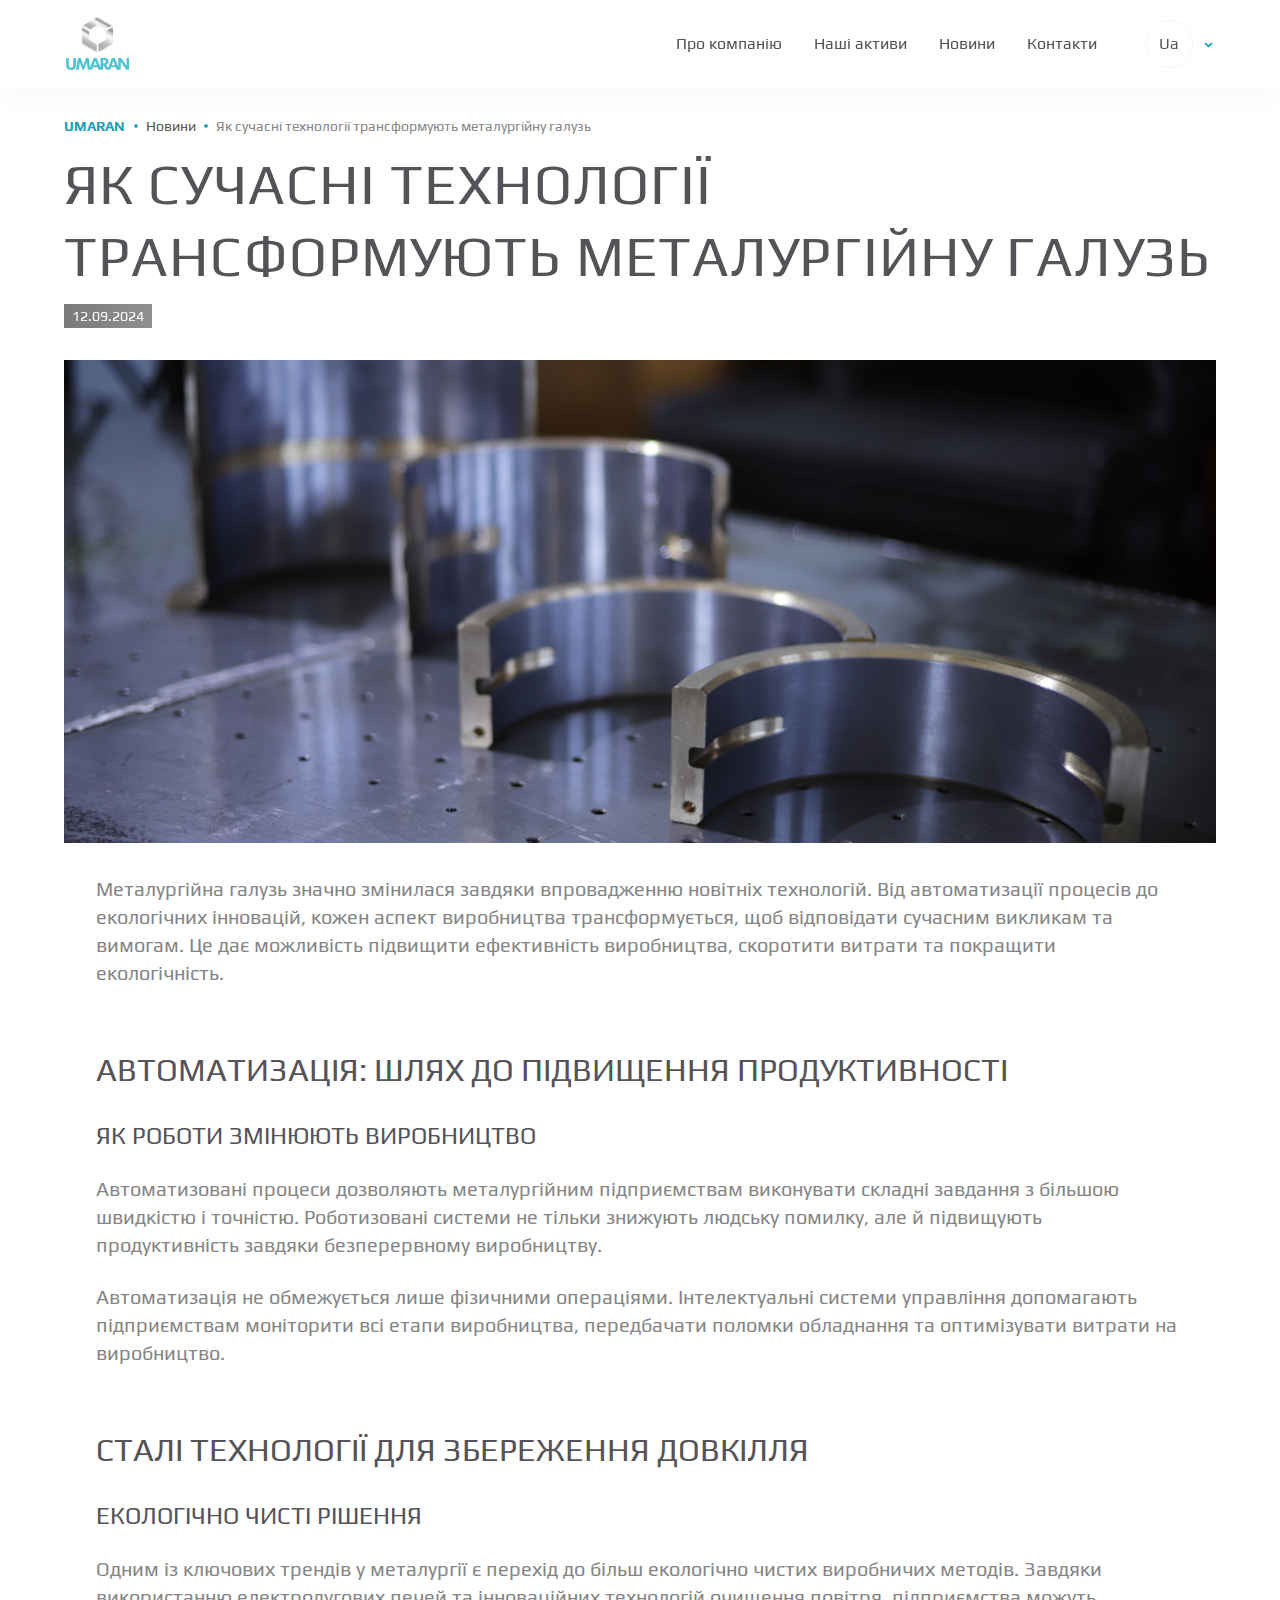
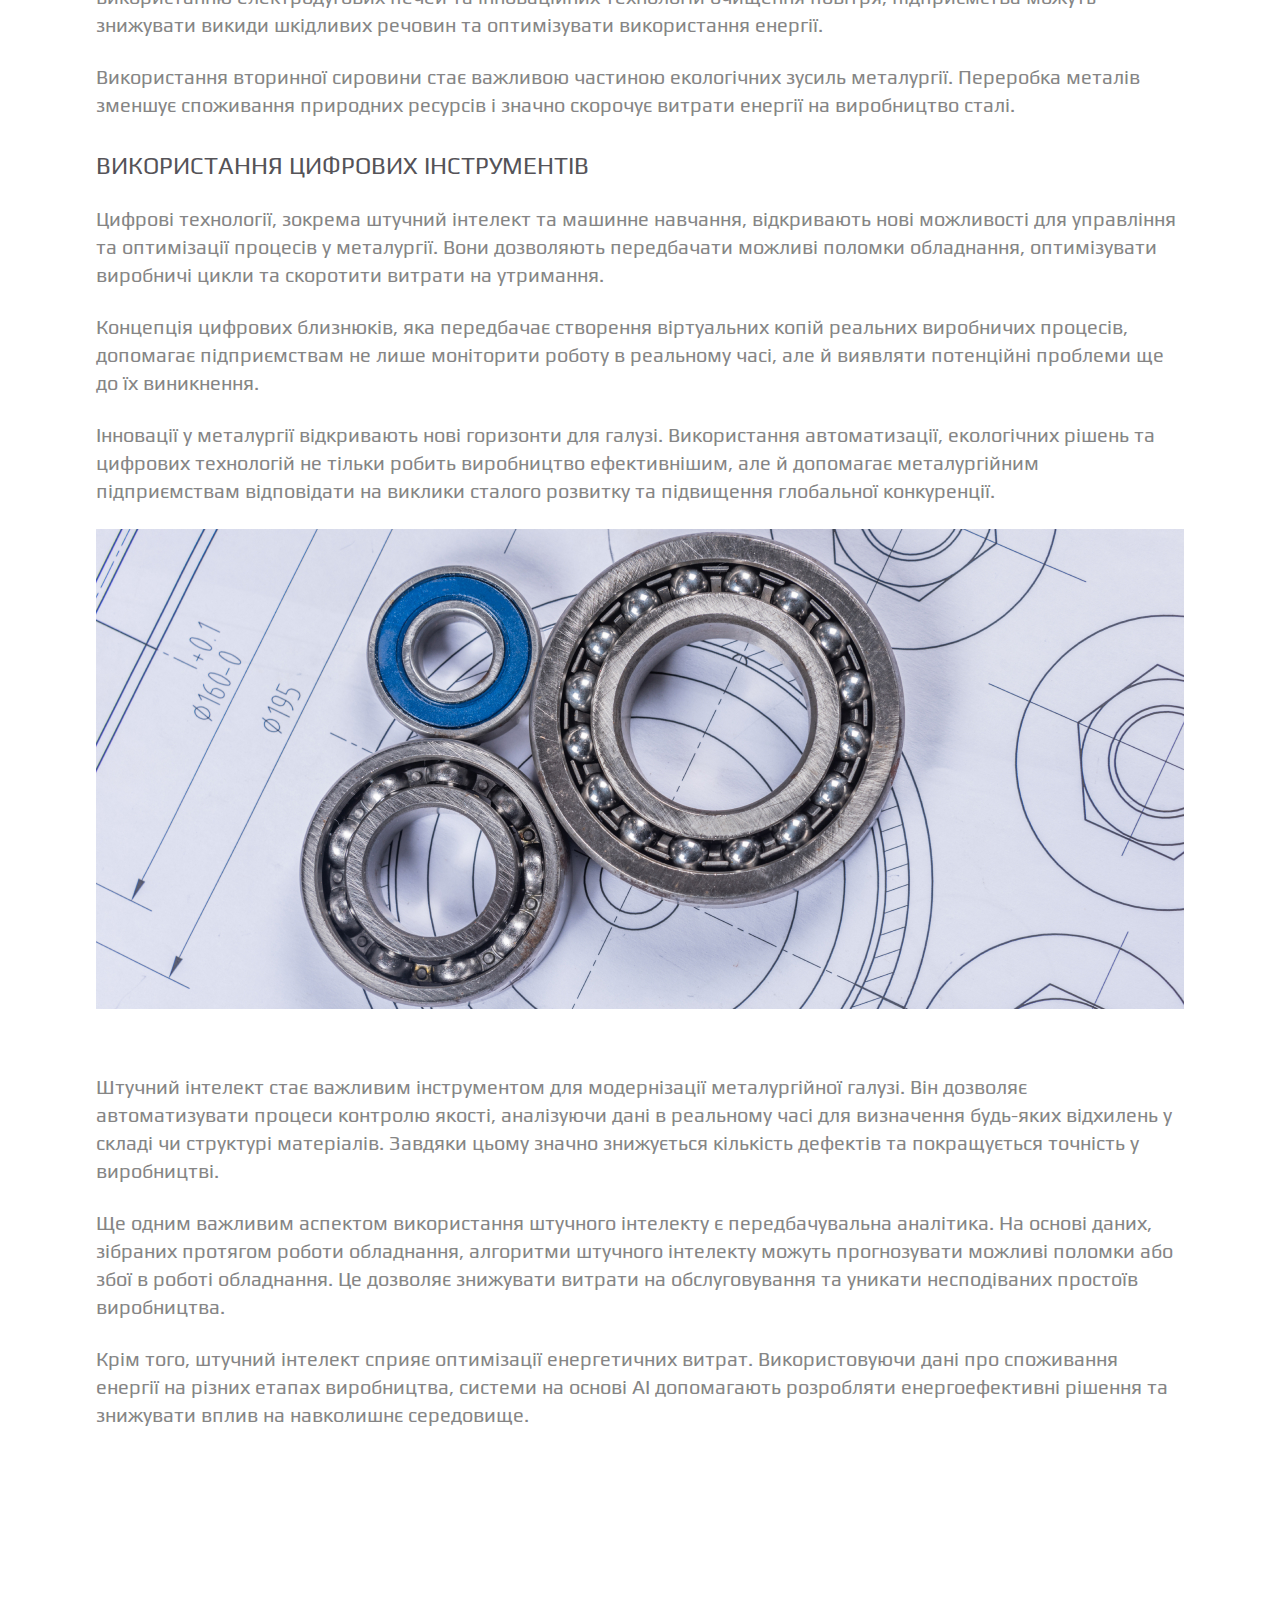
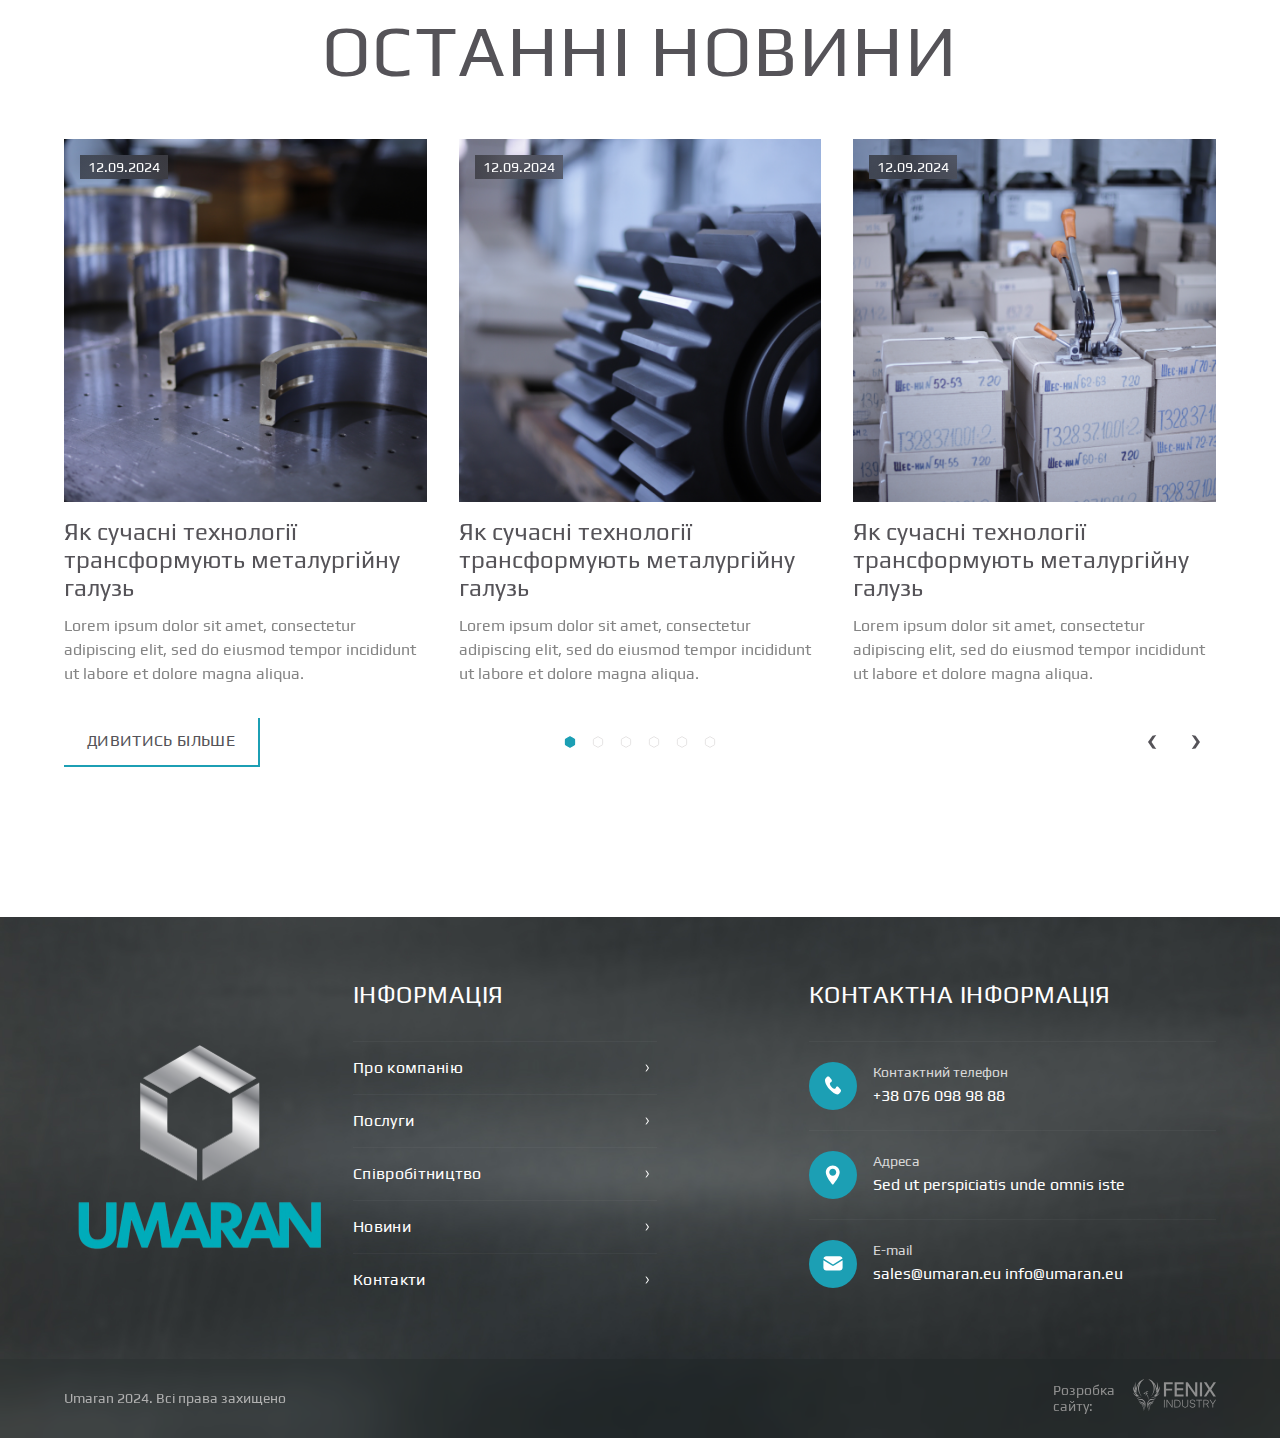
<file: article.html>
<!DOCTYPE html>
<html lang="uk">
<head>
  <meta charset="UTF-8">
  <meta name="viewport" content="width=device-width, initial-scale=1.0">
  <link rel="preconnect" href="https://fonts.googleapis.com">
  <link rel="preconnect" href="https://fonts.gstatic.com" crossorigin>
  <link href="https://fonts.googleapis.com/css2?family=Play:wght@400;700&display=swap" rel="stylesheet">
  <script src="https://code.jquery.com/jquery-3.7.1.slim.min.js" integrity="sha256-kmHvs0B+OpCW5GVHUNjv9rOmY0IvSIRcf7zGUDTDQM8=" crossorigin="anonymous"></script>
  <link rel="stylesheet" href="https://cdn.jsdelivr.net/npm/swiper@11/swiper-bundle.min.css" />
  <link rel="stylesheet" href="./assets/css/style.min.css">
  <script defer src="https://cdn.jsdelivr.net/npm/swiper@11/swiper-bundle.min.js"></script>
  <script defer src="./assets/js/script.min.js"></script>
  <title>UMARAN | Article</title>
  <meta name="description" content="Article page"></head>
<body>

  <!-- header -->
  <header class="header header--white" id="header">
      <div class="container">
          <div class="header__logo">
              <img src="assets/images/icons/logo.png" alt="Logo">
          </div>
          <div class="header__inner">
              <nav class="header__nav">
                  <li class="header__nav-item">
                      <a href="javascript: void(0)" class="header__nav-link">Про компанію</a>
                  </li>
                  <li class="header__nav-item">
                      <a href="javascript: void(0)" class="header__nav-link">Наші активи</a>
                  </li>
                  <li class="header__nav-item">
                      <a href="javascript: void(0)" class="header__nav-link">Новини</a>
                  </li>
                  <li class="header__nav-item">
                      <a href="javascript: void(0)" class="header__nav-link">Контакти</a>
                  </li>
              </nav>
              <div class="header__lang" id="dropdownParent">
                  <div class="header__lang-items">
                      <span id="currentLang">Ua</span>
  
                      <div class="lang-dropdown" id="dropdownItems">
                          <span class="lang-dropdown__item current--lang">Ua</span>
                          <span class="lang-dropdown__item">En</span>
                          <span class="lang-dropdown__item">Es</span>
                      </div>
                  </div>
  
                  <div class="header__lang-deco">
                      <svg width="16" height="16" viewBox="0 0 16 16" fill="none" xmlns="http://www.w3.org/2000/svg">
                          <path d="M11 7L8 10L5 7" stroke="white" stroke-width="2" stroke-linecap="round"
                              stroke-linejoin="round" />
                      </svg>
                  </div>
              </div>
          </div>
  
          <button class="menu-toggle">
              <div class="menu-bar" data-position="top"></div>
              <div class="menu-bar" data-position="bottom"></div>
          </button>
      </div>
  </header>
  
  <div class="mobile-menu">
      <div class="container">
          <div class="mobile__lang">
              <div class="mobile__lang-item chooseLang">Ua</div>
              <div class="mobile__lang-item">En</div>
              <div class="mobile__lang-item">Es</div>
          </div>
  
          <ul class="mobile__list">
              <li>
                  <a href="javascript: void(0)">
                      <span class="text">Про компанію</span>
                      <span class="ico">
                          <svg width="20" height="20" viewBox="0 0 20 20" fill="none" xmlns="http://www.w3.org/2000/svg">
                              <path d="M12 9.97266L9.79626 6.86689L8.42796 6.60092L10.7687 9.97266L12 9.97266Z"
                                  fill="#858585" />
                              <path d="M12 9.97266L9.79626 13.1559L8.42796 13.4219L10.8135 9.89518L12 9.97266Z"
                                  fill="#858585" />
                          </svg>
                      </span>
                  </a>
              </li>
              <li>
                  <a href="javascript: void(0)">
                      <span class="text">Наші активи</span>
                      <span class="ico">
                          <svg width="20" height="20" viewBox="0 0 20 20" fill="none" xmlns="http://www.w3.org/2000/svg">
                              <path d="M12 9.97266L9.79626 6.86689L8.42796 6.60092L10.7687 9.97266L12 9.97266Z"
                                  fill="#858585" />
                              <path d="M12 9.97266L9.79626 13.1559L8.42796 13.4219L10.8135 9.89518L12 9.97266Z"
                                  fill="#858585" />
                          </svg>
                      </span>
                  </a>
              </li>
              <li>
                  <a href="javascript: void(0)">
                      <span class="text">Новини</span>
                      <span class="ico">
                          <svg width="20" height="20" viewBox="0 0 20 20" fill="none" xmlns="http://www.w3.org/2000/svg">
                              <path d="M12 9.97266L9.79626 6.86689L8.42796 6.60092L10.7687 9.97266L12 9.97266Z"
                                  fill="#858585" />
                              <path d="M12 9.97266L9.79626 13.1559L8.42796 13.4219L10.8135 9.89518L12 9.97266Z"
                                  fill="#858585" />
                          </svg>
                      </span>
                  </a>
              </li>
              <li>
                  <a href="javascript: void(0)">
                      <span class="text">Контакти</span>
                      <span class="ico">
                          <svg width="20" height="20" viewBox="0 0 20 20" fill="none" xmlns="http://www.w3.org/2000/svg">
                              <path d="M12 9.97266L9.79626 6.86689L8.42796 6.60092L10.7687 9.97266L12 9.97266Z"
                                  fill="#858585" />
                              <path d="M12 9.97266L9.79626 13.1559L8.42796 13.4219L10.8135 9.89518L12 9.97266Z"
                                  fill="#858585" />
                          </svg>
                      </span>
                  </a>
              </li>
          </ul>
  
          <div class="mobile__contact">
              <p class="mobile__contact-title">контактна інформація</p>
              <ul class="mobile__contact-list">
                  <li>
                      <a href="javascript: void(0)">
                          <span class="ico">
                              <svg width="24" height="24" viewBox="0 0 24 24" fill="none"
                                  xmlns="http://www.w3.org/2000/svg">
                                  <path
                                      d="M18.8493 16.1428L16.8603 13.9099C16.15 13.1125 14.9425 13.4315 14.6583 14.4681C14.4452 15.1859 13.7349 15.5846 13.0956 15.4251C11.6749 15.0263 9.75703 12.953 9.40186 11.2784C9.18876 10.5606 9.61496 9.76318 10.2543 9.52397C11.1777 9.205 11.4618 7.84934 10.7515 7.05189L8.76256 4.81905C8.1943 4.26084 7.3419 4.26084 6.84467 4.81905L5.49504 6.33419C4.1454 7.92908 5.6371 12.1555 8.97566 15.9035C12.3142 19.6515 16.079 21.4059 17.4996 19.811L18.8493 18.2959C19.3465 17.6579 19.3465 16.701 18.8493 16.1428Z"
                                      fill="white" />
                              </svg>
                          </span>
                          <div class="content">
                              <h4 class="title">Контактний телефон</h4>
                              <span class="text">+38 076 098 98 88</span>
                          </div>
                      </a>
                  </li>
                  <li>
                      <a href="javascript: void(0)">
                          <span class="ico">
                              <svg width="24" height="24" viewBox="0 0 24 24" fill="none"
                                  xmlns="http://www.w3.org/2000/svg">
                                  <path
                                      d="M12.2292 3C8.7944 3 6 5.7944 6 9.22916C6 13.4918 11.5745 19.7496 11.8119 20.0139C12.0348 20.2622 12.424 20.2618 12.6465 20.0139C12.8839 19.7496 18.4584 13.4918 18.4584 9.22916C18.4583 5.7944 15.664 3 12.2292 3ZM12.2292 12.3632C10.5011 12.3632 9.09516 10.9573 9.09516 9.22916C9.09516 7.50103 10.5011 6.09513 12.2292 6.09513C13.9573 6.09513 15.3632 7.50106 15.3632 9.2292C15.3632 10.9573 13.9573 12.3632 12.2292 12.3632Z"
                                      fill="white" />
                              </svg>
                          </span>
                          <div class="content">
                              <h4 class="title">Адреса</h4>
                              <span class="text">Sed ut perspiciatis unde omnis iste</span>
                          </div>
                      </a>
                  </li>
                  <li>
                      <a href="javascript: void(0)">
                          <span class="ico">
                              <svg width="24" height="24" viewBox="0 0 24 24" fill="none"
                                  xmlns="http://www.w3.org/2000/svg">
                                  <path
                                      d="M12.7161 14.1515C12.5605 14.2488 12.3854 14.2877 12.2297 14.2877C12.0741 14.2877 11.899 14.2488 11.7433 14.1515L4 9.42383V15.708C4 17.0504 5.08951 18.1399 6.43195 18.1399H18.047C19.3894 18.1399 20.4789 17.0504 20.4789 15.708V9.42383L12.7161 14.1515Z"
                                      fill="white" />
                                  <path
                                      d="M18.0541 6H6.43909C5.29121 6 4.31843 6.81714 4.08496 7.90665L12.2563 12.8873L20.4082 7.90665C20.1748 6.81714 19.202 6 18.0541 6Z"
                                      fill="white" />
                              </svg>
                          </span>
                          <div class="content">
                              <h4 class="title">Е-mail</h4>
                              <span class="text">sales@umaran.eu</span>
                              <span class="text">info@umaran.eu</span>
                          </div>
                      </a>
                  </li>
              </ul>
          </div>
      </div>
  </div><main class="article-page">
      <section class="article--content">
          <div class="container">
              <div class="article--content__head">
                  <ul class="breadcrumbs breadcrumbs--light">
                      <li class="breadcrumbs__item item--primary">
                          <a href="javascript: void(0)">umaran</a>
                      </li>
                      <li class="breadcrumbs__item item--secondary">
                          <a href="javascript: void(0)">Новини</a>
                      </li>
                      <li class="breadcrumbs__item item--point">
                          <a href="javascript: void(0)">Як сучасні технології трансформують металургійну галузь</a>
                      </li>
                  </ul>
                  <h1 class="title">
                      Як сучасні технології трансформують металургійну галузь
                  </h1>
                  <span class="date">12.09.2024</span>
                  <div class="thumbnail--lg">
                      <img src="assets/images/article/1.jpg" alt="Alt">
                  </div>
              </div>
  
              <div class="article--content__details">
                  <p>
                      Металургійна галузь значно змінилася завдяки впровадженню новітніх технологій. Від автоматизації процесів до екологічних інновацій, кожен аспект виробництва трансформується, щоб відповідати сучасним викликам та вимогам. Це дає можливість підвищити ефективність виробництва, скоротити витрати та покращити екологічність.
                  </p>
                  <h2>
                      Автоматизація: шлях до підвищення продуктивності
                  </h2>
                  <h3>Як роботи змінюють виробництво</h3>
                  <p>
                      Автоматизовані процеси дозволяють металургійним підприємствам виконувати складні завдання з більшою швидкістю і точністю. Роботизовані системи не тільки знижують людську помилку, але й підвищують продуктивність завдяки безперервному виробництву.
                  </p>
                  <p>
                      Автоматизація не обмежується лише фізичними операціями. Інтелектуальні системи управління допомагають підприємствам моніторити всі етапи виробництва, передбачати поломки обладнання та оптимізувати витрати на виробництво.
                  </p>
                  <h2>
                      Сталі технології для збереження довкілля
                  </h2>
                  <h3>
                      Екологічно чисті рішення
                  </h3>
                  <p>
                      Одним із ключових трендів у металургії є перехід до більш екологічно чистих виробничих методів. Завдяки використанню електродугових печей та інноваційних технологій очищення повітря, підприємства можуть знижувати викиди шкідливих речовин та оптимізувати використання енергії.
                  </p>
                  <p>
                      Використання вторинної сировини стає важливою частиною екологічних зусиль металургії. Переробка металів зменшує споживання природних ресурсів і значно скорочує витрати енергії на виробництво сталі.
                  </p>
                  <h3>
                      Використання цифрових інструментів
                  </h3>
                  <p>
                      Цифрові технології, зокрема штучний інтелект та машинне навчання, відкривають нові можливості для управління та оптимізації процесів у металургії. Вони дозволяють передбачати можливі поломки обладнання, оптимізувати виробничі цикли та скоротити витрати на утримання.
                  </p>
                  <p>
                      Концепція цифрових близнюків, яка передбачає створення віртуальних копій реальних виробничих процесів, допомагає підприємствам не лише моніторити роботу в реальному часі, але й виявляти потенційні проблеми ще до їх виникнення.
                  </p>
                  <p>
                      Інновації у металургії відкривають нові горизонти для галузі. Використання автоматизації, екологічних рішень та цифрових технологій не тільки робить виробництво ефективнішим, але й допомагає металургійним підприємствам відповідати на виклики сталого розвитку та підвищення глобальної конкуренції.
                  </p>
                  <img src="assets/images/article/2.jpg" alt="Alt">
                  <p>
                      Штучний інтелект стає важливим інструментом для модернізації металургійної галузі. Він дозволяє автоматизувати процеси контролю якості, аналізуючи дані в реальному часі для визначення будь-яких відхилень у складі чи структурі матеріалів. Завдяки цьому значно знижується кількість дефектів та покращується точність у виробництві.
                  </p>
                  <p>
                      Ще одним важливим аспектом використання штучного інтелекту є передбачувальна аналітика. На основі даних, зібраних протягом роботи обладнання, алгоритми штучного інтелекту можуть прогнозувати можливі поломки або збої в роботі обладнання. Це дозволяє знижувати витрати на обслуговування та уникати несподіваних простоїв виробництва.
                  </p>
                  <p>
                      Крім того, штучний інтелект сприяє оптимізації енергетичних витрат. Використовуючи дані про споживання енергії на різних етапах виробництва, системи на основі AI допомагають розробляти енергоефективні рішення та знижувати вплив на навколишнє середовище.
                  </p>
              </div>
          </div>
      </section>
      <section class="article--news section-content">
          <div class="container">
              <h2 class="h2 news__title">останні новини</h2>
              <div class="news-block swiper">
                  <div class="news-block__wrapper swiper-wrapper">
                      <a href="javascript: void(0)" class="news-block__item swiper-slide">
                          <div class="thumbnail">
                              <img src="assets/images/news1.png" alt="Як сучасні технології трансформують металургійну галузь">
                              <span class="date">12.09.2024</span>
                          </div>
                          <h4 class="title">
                              Як сучасні технології трансформують металургійну галузь
                          </h4>
                          <p class="description">
                              Lorem ipsum dolor sit amet, consectetur adipiscing elit, sed do eiusmod tempor incididunt ut labore et
                              dolore magna aliqua.
                          </p>
                      </a>
                      <a href="javascript: void(0)" class="news-block__item swiper-slide">
                          <div class="thumbnail">
                              <img src="assets/images/news2.png" alt="Як сучасні технології трансформують металургійну галузь">
                              <span class="date">12.09.2024</span>
                          </div>
                          <h4 class="title">
                              Як сучасні технології трансформують металургійну галузь
                          </h4>
                          <p class="description">
                              Lorem ipsum dolor sit amet, consectetur adipiscing elit, sed do eiusmod tempor incididunt ut labore et
                              dolore magna aliqua.
                          </p>
                      </a>
                      <a href="javascript: void(0)" class="news-block__item swiper-slide">
                          <div class="thumbnail">
                              <img src="assets/images/news3.png" alt="Як сучасні технології трансформують металургійну галузь">
                              <span class="date">12.09.2024</span>
                          </div>
                          <h4 class="title">
                              Як сучасні технології трансформують металургійну галузь
                          </h4>
                          <p class="description">
                              Lorem ipsum dolor sit amet, consectetur adipiscing elit, sed do eiusmod tempor incididunt ut labore et
                              dolore magna aliqua.
                          </p>
                      </a>
                      <a href="javascript: void(0)" class="news-block__item swiper-slide">
                          <div class="thumbnail">
                              <img src="assets/images/news1.png" alt="Як сучасні технології трансформують металургійну галузь">
                              <span class="date">12.09.2024</span>
                          </div>
                          <h4 class="title">
                              Як сучасні технології трансформують металургійну галузь
                          </h4>
                          <p class="description">
                              Lorem ipsum dolor sit amet, consectetur adipiscing elit, sed do eiusmod tempor incididunt ut labore et
                              dolore magna aliqua.
                          </p>
                      </a>
                      <a href="javascript: void(0)" class="news-block__item swiper-slide">
                          <div class="thumbnail">
                              <img src="assets/images/news2.png" alt="Як сучасні технології трансформують металургійну галузь">
                              <span class="date">12.09.2024</span>
                          </div>
                          <h4 class="title">
                              Як сучасні технології трансформують металургійну галузь
                          </h4>
                          <p class="description">
                              Lorem ipsum dolor sit amet, consectetur adipiscing elit, sed do eiusmod tempor incididunt ut labore et
                              dolore magna aliqua.
                          </p>
                      </a>
                      <a href="javascript: void(0)" class="news-block__item swiper-slide">
                          <div class="thumbnail">
                              <img src="assets/images/news3.png" alt="Як сучасні технології трансформують металургійну галузь">
                              <span class="date">12.09.2024</span>
                          </div>
                          <h4 class="title">
                              Як сучасні технології трансформують металургійну галузь
                          </h4>
                          <p class="description">
                              Lorem ipsum dolor sit amet, consectetur adipiscing elit, sed do eiusmod tempor incididunt ut labore et
                              dolore magna aliqua.
                          </p>
                      </a>
                  </div>
                  <div class="navigation-block">
                      <div class="wrapper--width">
                          <a href="javasript: void(0)" class="link link--bordered link--colored">
                              <span class="rect"></span>
                              Дивитись більше
                          </a>
                      </div>
                      <div class="wrapper--width">
                          <div class="news-pagination"></div>
                      </div>
                      <div class="wrapper--width">
                          <div class="news-navigation">
                              <div class="news--prev news-navigation__item">
                                  <svg width="40" height="40" viewBox="0 0 40 40" fill="none" xmlns="http://www.w3.org/2000/svg">
                                      <path d="M16 19.9463L20.4724 13.6433L24.2493 13.1035L19.4988 19.9463L16 19.9463Z"
                                          fill="#555358" />
                                      <path d="M16 19.9463L20.4724 26.4065L24.2493 26.9463L19.4079 19.7891L16 19.9463Z"
                                          fill="#555358" />
                                  </svg>
                              </div>
                              <div class="news--next news-navigation__item">
                                  <svg width="40" height="40" viewBox="0 0 40 40" fill="none" xmlns="http://www.w3.org/2000/svg">
                                      <path d="M24 19.9463L19.5276 13.6433L15.7507 13.1035L20.5012 19.9463L24 19.9463Z"
                                          fill="#555358" />
                                      <path d="M24 19.9463L19.5276 26.4065L15.7507 26.9463L20.5921 19.7891L24 19.9463Z"
                                          fill="#555358" />
                                  </svg>
                              </div>
                          </div>
                      </div>
                  </div>
              </div>        </div>
      </section>
  </main>
  <!-- footer -->
  <footer class="footer">
      <div class="row">
          <div class="container">
              <div class="col col--logo">
                  <div class="footer__logo">
                      <img src="assets/images/icons/logo-lg.png" alt="Logo" loading="lazy">
                  </div>
              </div>
  
              <div class="col col--details">
                  <div class="footer__info">
                      <h3 class="footer__title">інформація</h3>
                      <ul class="footer__info-list">
                          <li class="footer__info-item">
                              <a href="javascript: void(0)" class="footer__info-link">
                                  <span class="text">Про компанію</span>
                                  <span class="ico">
                                      <svg width="20" height="20" viewBox="0 0 20 20" fill="none"
                                          xmlns="http://www.w3.org/2000/svg">
                                          <path
                                              d="M12 9.97339L9.79626 6.86762L8.42796 6.60165L10.7687 9.97339L12 9.97339Z"
                                              fill="white" />
                                          <path
                                              d="M12 9.97339L9.79626 13.1566L8.42796 13.4226L10.8135 9.89592L12 9.97339Z"
                                              fill="white" />
                                      </svg>
                                  </span>
                              </a>
                          </li>
                          <li class="footer__info-item">
                              <a href="javascript: void(0)" class="footer__info-link">
                                  <span class="text">Послуги</span>
                                  <span class="ico">
                                      <svg width="20" height="20" viewBox="0 0 20 20" fill="none"
                                          xmlns="http://www.w3.org/2000/svg">
                                          <path
                                              d="M12 9.97339L9.79626 6.86762L8.42796 6.60165L10.7687 9.97339L12 9.97339Z"
                                              fill="white" />
                                          <path
                                              d="M12 9.97339L9.79626 13.1566L8.42796 13.4226L10.8135 9.89592L12 9.97339Z"
                                              fill="white" />
                                      </svg>
                                  </span>
                              </a>
                          </li>
                          <li class="footer__info-item">
                              <a href="javascript: void(0)" class="footer__info-link">
                                  <span class="text">Співробітництво</span>
                                  <span class="ico">
                                      <svg width="20" height="20" viewBox="0 0 20 20" fill="none"
                                          xmlns="http://www.w3.org/2000/svg">
                                          <path
                                              d="M12 9.97339L9.79626 6.86762L8.42796 6.60165L10.7687 9.97339L12 9.97339Z"
                                              fill="white" />
                                          <path
                                              d="M12 9.97339L9.79626 13.1566L8.42796 13.4226L10.8135 9.89592L12 9.97339Z"
                                              fill="white" />
                                      </svg>
                                  </span>
                              </a>
                          </li>
                          <li class="footer__info-item">
                              <a href="javascript: void(0)" class="footer__info-link">
                                  <span class="text">Новини</span>
                                  <span class="ico">
                                      <svg width="20" height="20" viewBox="0 0 20 20" fill="none"
                                          xmlns="http://www.w3.org/2000/svg">
                                          <path
                                              d="M12 9.97339L9.79626 6.86762L8.42796 6.60165L10.7687 9.97339L12 9.97339Z"
                                              fill="white" />
                                          <path
                                              d="M12 9.97339L9.79626 13.1566L8.42796 13.4226L10.8135 9.89592L12 9.97339Z"
                                              fill="white" />
                                      </svg>
                                  </span>
  
                              </a>
                          </li>
                          <li class="footer__info-item">
                              <a href="javascript: void(0)" class="footer__info-link">
                                  <span class="text">Контакти</span>
                                  <span class="ico">
                                      <svg width="20" height="20" viewBox="0 0 20 20" fill="none"
                                          xmlns="http://www.w3.org/2000/svg">
                                          <path
                                              d="M12 9.97339L9.79626 6.86762L8.42796 6.60165L10.7687 9.97339L12 9.97339Z"
                                              fill="white" />
                                          <path
                                              d="M12 9.97339L9.79626 13.1566L8.42796 13.4226L10.8135 9.89592L12 9.97339Z"
                                              fill="white" />
                                      </svg>
                                  </span>
  
                              </a>
                          </li>
                      </ul>
                  </div>
                  <div class="footer__contact">
                      <h3 class="footer__title">контактна інформація</h3>
                      <ul class="footer__contact-list">
                          <li class="footer__contact-item">
                              <a href="javascript: void(0)" class="footer__contact-link">
                                  <span class="ico">
                                      <svg width="24" height="24" viewBox="0 0 24 24" fill="none"
                                          xmlns="http://www.w3.org/2000/svg">
                                          <path
                                              d="M19.5804 15.6106L17.3429 13.0986C16.5438 12.2015 15.1853 12.5604 14.8656 13.7266C14.6259 14.534 13.8267 14.9826 13.1075 14.8031C11.5093 14.3546 9.35166 12.0221 8.95209 10.1381C8.71236 9.33065 9.19183 8.43352 9.91104 8.16442C10.9499 7.80557 11.2696 6.28046 10.4704 5.38333L8.23288 2.87138C7.59358 2.24339 6.63464 2.24339 6.07525 2.87138L4.55691 4.57592C3.03858 6.37017 4.71674 11.1249 8.47262 15.3414C12.2285 19.5579 16.4639 21.5316 18.0621 19.7373L19.5804 18.0328C20.1399 17.3151 20.1399 16.2385 19.5804 15.6106Z"
                                              fill="white" />
                                      </svg>
                                  </span>
                                  <div class="content">
                                      <h4 class="title">Контактний телефон</h4>
                                      <span class="text">+38 076 098 98 88</span>
                                  </div>
                              </a>
                          </li>
                          <li class="footer__contact-item">
                              <a href="javascript: void(0)" class="footer__contact-link">
                                  <span class="ico">
                                      <svg width="24" height="24" viewBox="0 0 24 24" fill="none"
                                          xmlns="http://www.w3.org/2000/svg">
                                          <path
                                              d="M11.7504 2.40039C7.9162 2.40039 4.79688 5.51972 4.79688 9.35387C4.79688 14.1122 11.0196 21.0977 11.2845 21.3927C11.5334 21.6699 11.9679 21.6694 12.2163 21.3927C12.4812 21.0977 18.7039 14.1122 18.7039 9.35387C18.7038 5.51972 15.5845 2.40039 11.7504 2.40039ZM11.7504 12.8524C9.82132 12.8524 8.25194 11.283 8.25194 9.35387C8.25194 7.4248 9.82136 5.85542 11.7504 5.85542C13.6794 5.85542 15.2488 7.42483 15.2488 9.35391C15.2488 11.283 13.6794 12.8524 11.7504 12.8524Z"
                                              fill="white" />
                                      </svg>
                                  </span>
                                  <div class="content">
                                      <h4 class="title">Адреса</h4>
                                      <span class="text">Sed ut perspiciatis unde omnis iste</span>
                                  </div>
                              </a>
                          </li>
                          <li class="footer__contact-item">
                              <a href="javascript: void(0)" class="footer__contact-link">
                                  <span class="ico">
                                      <svg width="24" height="24" viewBox="0 0 24 24" fill="none"
                                          xmlns="http://www.w3.org/2000/svg">
                                          <path
                                              d="M12.5538 13.857C12.3725 13.9704 12.1684 14.0157 11.9871 14.0157C11.8058 14.0157 11.6017 13.9704 11.4204 13.857L2.39844 8.34863V15.6705C2.39844 17.2346 3.66786 18.504 5.23197 18.504H18.7649C20.329 18.504 21.5984 17.2346 21.5984 15.6705V8.34863L12.5538 13.857Z"
                                              fill="white" />
                                          <path
                                              d="M18.768 4.35938H5.23504C3.89762 4.35938 2.76421 5.31144 2.49219 6.58086L12.0128 12.3839L21.5108 6.58086C21.2388 5.31144 20.1054 4.35938 18.768 4.35938Z"
                                              fill="white" />
                                      </svg>
                                  </span>
                                  <div class="content">
                                      <h4 class="title">Е-mail</h4>
                                      <span class="text">sales@umaran.eu</span>
                                      <span class="text">info@umaran.eu</span>
                                  </div>
                              </a>
                          </li>
                      </ul>
                  </div>
              </div>
          </div>
      </div>
      <div class="row">
          <div class="container">
              <p class="footer__privacy">Umaran 2024. Всі права захищено</p>
              <div class="footer__develop">
                  <p>Розробка <br> сайту:</p>
                  <a href="javascript: void(0)">
                      <img src="assets/images/icons/logo-develop.svg" alt="Fenix Industry">
                  </a>
              </div>
          </div>
      </div>
  
  </footer>
</body>
</html>
</file>
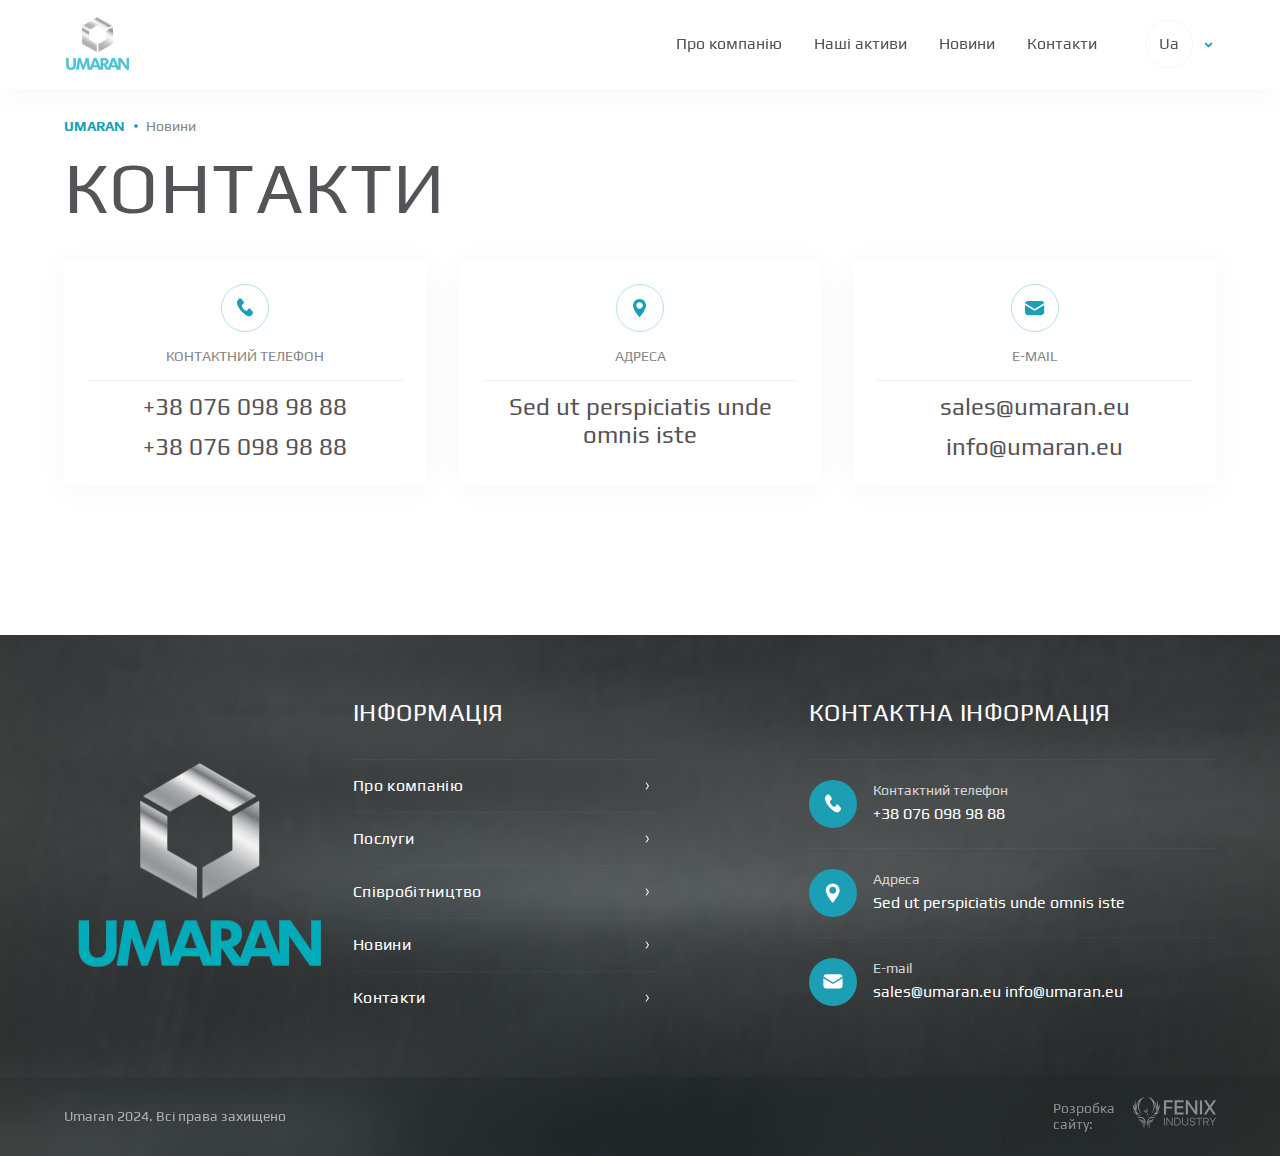
<file: contact.html>
<!DOCTYPE html>
<html lang="uk">
<head>
  <meta charset="UTF-8">
  <meta name="viewport" content="width=device-width, initial-scale=1.0">
  <link rel="preconnect" href="https://fonts.googleapis.com">
  <link rel="preconnect" href="https://fonts.gstatic.com" crossorigin>
  <link href="https://fonts.googleapis.com/css2?family=Play:wght@400;700&display=swap" rel="stylesheet">
  <script src="https://code.jquery.com/jquery-3.7.1.slim.min.js" integrity="sha256-kmHvs0B+OpCW5GVHUNjv9rOmY0IvSIRcf7zGUDTDQM8=" crossorigin="anonymous"></script>
  <link rel="stylesheet" href="https://cdn.jsdelivr.net/npm/swiper@11/swiper-bundle.min.css" />
  <link rel="stylesheet" href="./assets/css/style.min.css">
  <script defer src="https://cdn.jsdelivr.net/npm/swiper@11/swiper-bundle.min.js"></script>
  <script defer src="./assets/js/script.min.js"></script>
  <title>UMARAN | Energy</title>
  <meta name="description" content="Energy page"></head>
<body>

  <!-- header -->
  <header class="header header--white" id="header">
      <div class="container">
          <div class="header__logo">
              <img src="assets/images/icons/logo.png" alt="Logo">
          </div>
          <div class="header__inner">
              <nav class="header__nav">
                  <li class="header__nav-item">
                      <a href="javascript: void(0)" class="header__nav-link">Про компанію</a>
                  </li>
                  <li class="header__nav-item">
                      <a href="javascript: void(0)" class="header__nav-link">Наші активи</a>
                  </li>
                  <li class="header__nav-item">
                      <a href="javascript: void(0)" class="header__nav-link">Новини</a>
                  </li>
                  <li class="header__nav-item">
                      <a href="javascript: void(0)" class="header__nav-link">Контакти</a>
                  </li>
              </nav>
              <div class="header__lang" id="dropdownParent">
                  <div class="header__lang-items">
                      <span id="currentLang">Ua</span>
  
                      <div class="lang-dropdown" id="dropdownItems">
                          <span class="lang-dropdown__item current--lang">Ua</span>
                          <span class="lang-dropdown__item">En</span>
                          <span class="lang-dropdown__item">Es</span>
                      </div>
                  </div>
  
                  <div class="header__lang-deco">
                      <svg width="16" height="16" viewBox="0 0 16 16" fill="none" xmlns="http://www.w3.org/2000/svg">
                          <path d="M11 7L8 10L5 7" stroke="white" stroke-width="2" stroke-linecap="round"
                              stroke-linejoin="round" />
                      </svg>
                  </div>
              </div>
          </div>
  
          <button class="menu-toggle">
              <div class="menu-bar" data-position="top"></div>
              <div class="menu-bar" data-position="bottom"></div>
          </button>
      </div>
  </header>
  
  <div class="mobile-menu">
      <div class="container">
          <div class="mobile__lang">
              <div class="mobile__lang-item chooseLang">Ua</div>
              <div class="mobile__lang-item">En</div>
              <div class="mobile__lang-item">Es</div>
          </div>
  
          <ul class="mobile__list">
              <li>
                  <a href="javascript: void(0)">
                      <span class="text">Про компанію</span>
                      <span class="ico">
                          <svg width="20" height="20" viewBox="0 0 20 20" fill="none" xmlns="http://www.w3.org/2000/svg">
                              <path d="M12 9.97266L9.79626 6.86689L8.42796 6.60092L10.7687 9.97266L12 9.97266Z"
                                  fill="#858585" />
                              <path d="M12 9.97266L9.79626 13.1559L8.42796 13.4219L10.8135 9.89518L12 9.97266Z"
                                  fill="#858585" />
                          </svg>
                      </span>
                  </a>
              </li>
              <li>
                  <a href="javascript: void(0)">
                      <span class="text">Наші активи</span>
                      <span class="ico">
                          <svg width="20" height="20" viewBox="0 0 20 20" fill="none" xmlns="http://www.w3.org/2000/svg">
                              <path d="M12 9.97266L9.79626 6.86689L8.42796 6.60092L10.7687 9.97266L12 9.97266Z"
                                  fill="#858585" />
                              <path d="M12 9.97266L9.79626 13.1559L8.42796 13.4219L10.8135 9.89518L12 9.97266Z"
                                  fill="#858585" />
                          </svg>
                      </span>
                  </a>
              </li>
              <li>
                  <a href="javascript: void(0)">
                      <span class="text">Новини</span>
                      <span class="ico">
                          <svg width="20" height="20" viewBox="0 0 20 20" fill="none" xmlns="http://www.w3.org/2000/svg">
                              <path d="M12 9.97266L9.79626 6.86689L8.42796 6.60092L10.7687 9.97266L12 9.97266Z"
                                  fill="#858585" />
                              <path d="M12 9.97266L9.79626 13.1559L8.42796 13.4219L10.8135 9.89518L12 9.97266Z"
                                  fill="#858585" />
                          </svg>
                      </span>
                  </a>
              </li>
              <li>
                  <a href="javascript: void(0)">
                      <span class="text">Контакти</span>
                      <span class="ico">
                          <svg width="20" height="20" viewBox="0 0 20 20" fill="none" xmlns="http://www.w3.org/2000/svg">
                              <path d="M12 9.97266L9.79626 6.86689L8.42796 6.60092L10.7687 9.97266L12 9.97266Z"
                                  fill="#858585" />
                              <path d="M12 9.97266L9.79626 13.1559L8.42796 13.4219L10.8135 9.89518L12 9.97266Z"
                                  fill="#858585" />
                          </svg>
                      </span>
                  </a>
              </li>
          </ul>
  
          <div class="mobile__contact">
              <p class="mobile__contact-title">контактна інформація</p>
              <ul class="mobile__contact-list">
                  <li>
                      <a href="javascript: void(0)">
                          <span class="ico">
                              <svg width="24" height="24" viewBox="0 0 24 24" fill="none"
                                  xmlns="http://www.w3.org/2000/svg">
                                  <path
                                      d="M18.8493 16.1428L16.8603 13.9099C16.15 13.1125 14.9425 13.4315 14.6583 14.4681C14.4452 15.1859 13.7349 15.5846 13.0956 15.4251C11.6749 15.0263 9.75703 12.953 9.40186 11.2784C9.18876 10.5606 9.61496 9.76318 10.2543 9.52397C11.1777 9.205 11.4618 7.84934 10.7515 7.05189L8.76256 4.81905C8.1943 4.26084 7.3419 4.26084 6.84467 4.81905L5.49504 6.33419C4.1454 7.92908 5.6371 12.1555 8.97566 15.9035C12.3142 19.6515 16.079 21.4059 17.4996 19.811L18.8493 18.2959C19.3465 17.6579 19.3465 16.701 18.8493 16.1428Z"
                                      fill="white" />
                              </svg>
                          </span>
                          <div class="content">
                              <h4 class="title">Контактний телефон</h4>
                              <span class="text">+38 076 098 98 88</span>
                          </div>
                      </a>
                  </li>
                  <li>
                      <a href="javascript: void(0)">
                          <span class="ico">
                              <svg width="24" height="24" viewBox="0 0 24 24" fill="none"
                                  xmlns="http://www.w3.org/2000/svg">
                                  <path
                                      d="M12.2292 3C8.7944 3 6 5.7944 6 9.22916C6 13.4918 11.5745 19.7496 11.8119 20.0139C12.0348 20.2622 12.424 20.2618 12.6465 20.0139C12.8839 19.7496 18.4584 13.4918 18.4584 9.22916C18.4583 5.7944 15.664 3 12.2292 3ZM12.2292 12.3632C10.5011 12.3632 9.09516 10.9573 9.09516 9.22916C9.09516 7.50103 10.5011 6.09513 12.2292 6.09513C13.9573 6.09513 15.3632 7.50106 15.3632 9.2292C15.3632 10.9573 13.9573 12.3632 12.2292 12.3632Z"
                                      fill="white" />
                              </svg>
                          </span>
                          <div class="content">
                              <h4 class="title">Адреса</h4>
                              <span class="text">Sed ut perspiciatis unde omnis iste</span>
                          </div>
                      </a>
                  </li>
                  <li>
                      <a href="javascript: void(0)">
                          <span class="ico">
                              <svg width="24" height="24" viewBox="0 0 24 24" fill="none"
                                  xmlns="http://www.w3.org/2000/svg">
                                  <path
                                      d="M12.7161 14.1515C12.5605 14.2488 12.3854 14.2877 12.2297 14.2877C12.0741 14.2877 11.899 14.2488 11.7433 14.1515L4 9.42383V15.708C4 17.0504 5.08951 18.1399 6.43195 18.1399H18.047C19.3894 18.1399 20.4789 17.0504 20.4789 15.708V9.42383L12.7161 14.1515Z"
                                      fill="white" />
                                  <path
                                      d="M18.0541 6H6.43909C5.29121 6 4.31843 6.81714 4.08496 7.90665L12.2563 12.8873L20.4082 7.90665C20.1748 6.81714 19.202 6 18.0541 6Z"
                                      fill="white" />
                              </svg>
                          </span>
                          <div class="content">
                              <h4 class="title">Е-mail</h4>
                              <span class="text">sales@umaran.eu</span>
                              <span class="text">info@umaran.eu</span>
                          </div>
                      </a>
                  </li>
              </ul>
          </div>
      </div>
  </div><main class="contact-page">
      <section class="contact">
          <div class="container">
              <div class="contact__head">
                  <ul class="breadcrumbs breadcrumbs--light">
                      <li class="breadcrumbs__item item--primary">
                          <a href="javascript: void(0)">umaran</a>
                      </li>
                      <li class="breadcrumbs__item item--secondary">
                          <a href="javascript: void(0)">Новини</a>
                      </li>
                  </ul>
                  <h2 class="h2">контакти</h2>
              </div>
      
              <div class="contact__cards">
                  <a href="javascript: void(0)" class="contact__card">
                      <div class="row">
                          <div class="contact__card-ico">
                              <svg width="24" height="24" viewBox="0 0 24 24" fill="none" xmlns="http://www.w3.org/2000/svg">
                                  <path
                                      d="M19.5804 15.6106L17.3429 13.0986C16.5438 12.2015 15.1853 12.5604 14.8656 13.7266C14.6259 14.534 13.8267 14.9826 13.1075 14.8031C11.5093 14.3546 9.35166 12.0221 8.95209 10.1381C8.71236 9.33065 9.19183 8.43352 9.91104 8.16442C10.9499 7.80557 11.2696 6.28046 10.4704 5.38333L8.23288 2.87138C7.59358 2.24339 6.63464 2.24339 6.07525 2.87138L4.55691 4.57592C3.03858 6.37017 4.71674 11.1249 8.47262 15.3414C12.2285 19.5579 16.4639 21.5316 18.0621 19.7373L19.5804 18.0328C20.1399 17.3151 20.1399 16.2385 19.5804 15.6106Z"
                                      fill="#1C9FB4" />
                              </svg>
                          </div>
                          <p class="contact__card-title">Контактний телефон</p>
                      </div>
                      <div class="row">
                          <div class="contact__card-item">
                              <p class="text">+38 076 098 98 88</p>
                              <p class="text">+38 076 098 98 88</p>
                          </div>
                      </div>
                  </a>
                  <a href="javascript: void(0)" class="contact__card">
                      <div class="row">
                          <div class="contact__card-ico">
                              <svg width="24" height="24" viewBox="0 0 24 24" fill="none" xmlns="http://www.w3.org/2000/svg">
                                  <path
                                      d="M11.5189 3C7.92437 3 5 5.92437 5 9.51889C5 13.9798 10.8338 20.5287 11.0822 20.8053C11.3155 21.0651 11.7228 21.0647 11.9557 20.8053C12.2041 20.5287 18.0379 13.9798 18.0379 9.51889C18.0378 5.92437 15.1134 3 11.5189 3ZM11.5189 12.7987C9.71042 12.7987 8.23912 11.3274 8.23912 9.51889C8.23912 7.71038 9.71045 6.23909 11.5189 6.23909C13.3274 6.23909 14.7987 7.71042 14.7987 9.51893C14.7987 11.3274 13.3274 12.7987 11.5189 12.7987Z"
                                      fill="#1C9FB4" />
                              </svg>
                          </div>
                          <p class="contact__card-title">адреса</p>
                      </div>
                      <div class="row">
                          <div class="contact__card-item">
                              <p class="text">Sed ut perspiciatis unde omnis iste</p>
                          </div>
                      </div>
                  </a>
                  <a href="javascript: void(0)" class="contact__card">
                      <div class="row">
                          <div class="contact__card-ico">
                              <svg width="24" height="24" viewBox="0 0 24 24" fill="none" xmlns="http://www.w3.org/2000/svg">
                                  <path
                                      d="M12.1554 14.4976C11.974 14.611 11.77 14.6563 11.5887 14.6563C11.4073 14.6563 11.2033 14.611 11.022 14.4976L2 8.98926V16.3111C2 17.8752 3.26942 19.1446 4.83353 19.1446H18.3665C19.9306 19.1446 21.2 17.8752 21.2 16.3111V8.98926L12.1554 14.4976Z"
                                      fill="#1C9FB4" />
                                  <path
                                      d="M18.3695 5H4.83661C3.49918 5 2.36577 5.95207 2.09375 7.22149L11.6144 13.0246L21.1124 7.22149C20.8404 5.95207 19.707 5 18.3695 5Z"
                                      fill="#1C9FB4" />
                              </svg>
                          </div>
                          <p class="contact__card-title">e-mail</p>
                      </div>
                      <div class="row">
                          <div class="contact__card-item">
                              <p class="text">sales@umaran.eu</p>
                              <p class="text">info@umaran.eu</p>
                          </div>
                      </div>
                  </a>
              </div>
          </div>
      </section></main>
  <!-- footer -->
  <footer class="footer">
      <div class="row">
          <div class="container">
              <div class="col col--logo">
                  <div class="footer__logo">
                      <img src="assets/images/icons/logo-lg.png" alt="Logo" loading="lazy">
                  </div>
              </div>
  
              <div class="col col--details">
                  <div class="footer__info">
                      <h3 class="footer__title">інформація</h3>
                      <ul class="footer__info-list">
                          <li class="footer__info-item">
                              <a href="javascript: void(0)" class="footer__info-link">
                                  <span class="text">Про компанію</span>
                                  <span class="ico">
                                      <svg width="20" height="20" viewBox="0 0 20 20" fill="none"
                                          xmlns="http://www.w3.org/2000/svg">
                                          <path
                                              d="M12 9.97339L9.79626 6.86762L8.42796 6.60165L10.7687 9.97339L12 9.97339Z"
                                              fill="white" />
                                          <path
                                              d="M12 9.97339L9.79626 13.1566L8.42796 13.4226L10.8135 9.89592L12 9.97339Z"
                                              fill="white" />
                                      </svg>
                                  </span>
                              </a>
                          </li>
                          <li class="footer__info-item">
                              <a href="javascript: void(0)" class="footer__info-link">
                                  <span class="text">Послуги</span>
                                  <span class="ico">
                                      <svg width="20" height="20" viewBox="0 0 20 20" fill="none"
                                          xmlns="http://www.w3.org/2000/svg">
                                          <path
                                              d="M12 9.97339L9.79626 6.86762L8.42796 6.60165L10.7687 9.97339L12 9.97339Z"
                                              fill="white" />
                                          <path
                                              d="M12 9.97339L9.79626 13.1566L8.42796 13.4226L10.8135 9.89592L12 9.97339Z"
                                              fill="white" />
                                      </svg>
                                  </span>
                              </a>
                          </li>
                          <li class="footer__info-item">
                              <a href="javascript: void(0)" class="footer__info-link">
                                  <span class="text">Співробітництво</span>
                                  <span class="ico">
                                      <svg width="20" height="20" viewBox="0 0 20 20" fill="none"
                                          xmlns="http://www.w3.org/2000/svg">
                                          <path
                                              d="M12 9.97339L9.79626 6.86762L8.42796 6.60165L10.7687 9.97339L12 9.97339Z"
                                              fill="white" />
                                          <path
                                              d="M12 9.97339L9.79626 13.1566L8.42796 13.4226L10.8135 9.89592L12 9.97339Z"
                                              fill="white" />
                                      </svg>
                                  </span>
                              </a>
                          </li>
                          <li class="footer__info-item">
                              <a href="javascript: void(0)" class="footer__info-link">
                                  <span class="text">Новини</span>
                                  <span class="ico">
                                      <svg width="20" height="20" viewBox="0 0 20 20" fill="none"
                                          xmlns="http://www.w3.org/2000/svg">
                                          <path
                                              d="M12 9.97339L9.79626 6.86762L8.42796 6.60165L10.7687 9.97339L12 9.97339Z"
                                              fill="white" />
                                          <path
                                              d="M12 9.97339L9.79626 13.1566L8.42796 13.4226L10.8135 9.89592L12 9.97339Z"
                                              fill="white" />
                                      </svg>
                                  </span>
  
                              </a>
                          </li>
                          <li class="footer__info-item">
                              <a href="javascript: void(0)" class="footer__info-link">
                                  <span class="text">Контакти</span>
                                  <span class="ico">
                                      <svg width="20" height="20" viewBox="0 0 20 20" fill="none"
                                          xmlns="http://www.w3.org/2000/svg">
                                          <path
                                              d="M12 9.97339L9.79626 6.86762L8.42796 6.60165L10.7687 9.97339L12 9.97339Z"
                                              fill="white" />
                                          <path
                                              d="M12 9.97339L9.79626 13.1566L8.42796 13.4226L10.8135 9.89592L12 9.97339Z"
                                              fill="white" />
                                      </svg>
                                  </span>
  
                              </a>
                          </li>
                      </ul>
                  </div>
                  <div class="footer__contact">
                      <h3 class="footer__title">контактна інформація</h3>
                      <ul class="footer__contact-list">
                          <li class="footer__contact-item">
                              <a href="javascript: void(0)" class="footer__contact-link">
                                  <span class="ico">
                                      <svg width="24" height="24" viewBox="0 0 24 24" fill="none"
                                          xmlns="http://www.w3.org/2000/svg">
                                          <path
                                              d="M19.5804 15.6106L17.3429 13.0986C16.5438 12.2015 15.1853 12.5604 14.8656 13.7266C14.6259 14.534 13.8267 14.9826 13.1075 14.8031C11.5093 14.3546 9.35166 12.0221 8.95209 10.1381C8.71236 9.33065 9.19183 8.43352 9.91104 8.16442C10.9499 7.80557 11.2696 6.28046 10.4704 5.38333L8.23288 2.87138C7.59358 2.24339 6.63464 2.24339 6.07525 2.87138L4.55691 4.57592C3.03858 6.37017 4.71674 11.1249 8.47262 15.3414C12.2285 19.5579 16.4639 21.5316 18.0621 19.7373L19.5804 18.0328C20.1399 17.3151 20.1399 16.2385 19.5804 15.6106Z"
                                              fill="white" />
                                      </svg>
                                  </span>
                                  <div class="content">
                                      <h4 class="title">Контактний телефон</h4>
                                      <span class="text">+38 076 098 98 88</span>
                                  </div>
                              </a>
                          </li>
                          <li class="footer__contact-item">
                              <a href="javascript: void(0)" class="footer__contact-link">
                                  <span class="ico">
                                      <svg width="24" height="24" viewBox="0 0 24 24" fill="none"
                                          xmlns="http://www.w3.org/2000/svg">
                                          <path
                                              d="M11.7504 2.40039C7.9162 2.40039 4.79688 5.51972 4.79688 9.35387C4.79688 14.1122 11.0196 21.0977 11.2845 21.3927C11.5334 21.6699 11.9679 21.6694 12.2163 21.3927C12.4812 21.0977 18.7039 14.1122 18.7039 9.35387C18.7038 5.51972 15.5845 2.40039 11.7504 2.40039ZM11.7504 12.8524C9.82132 12.8524 8.25194 11.283 8.25194 9.35387C8.25194 7.4248 9.82136 5.85542 11.7504 5.85542C13.6794 5.85542 15.2488 7.42483 15.2488 9.35391C15.2488 11.283 13.6794 12.8524 11.7504 12.8524Z"
                                              fill="white" />
                                      </svg>
                                  </span>
                                  <div class="content">
                                      <h4 class="title">Адреса</h4>
                                      <span class="text">Sed ut perspiciatis unde omnis iste</span>
                                  </div>
                              </a>
                          </li>
                          <li class="footer__contact-item">
                              <a href="javascript: void(0)" class="footer__contact-link">
                                  <span class="ico">
                                      <svg width="24" height="24" viewBox="0 0 24 24" fill="none"
                                          xmlns="http://www.w3.org/2000/svg">
                                          <path
                                              d="M12.5538 13.857C12.3725 13.9704 12.1684 14.0157 11.9871 14.0157C11.8058 14.0157 11.6017 13.9704 11.4204 13.857L2.39844 8.34863V15.6705C2.39844 17.2346 3.66786 18.504 5.23197 18.504H18.7649C20.329 18.504 21.5984 17.2346 21.5984 15.6705V8.34863L12.5538 13.857Z"
                                              fill="white" />
                                          <path
                                              d="M18.768 4.35938H5.23504C3.89762 4.35938 2.76421 5.31144 2.49219 6.58086L12.0128 12.3839L21.5108 6.58086C21.2388 5.31144 20.1054 4.35938 18.768 4.35938Z"
                                              fill="white" />
                                      </svg>
                                  </span>
                                  <div class="content">
                                      <h4 class="title">Е-mail</h4>
                                      <span class="text">sales@umaran.eu</span>
                                      <span class="text">info@umaran.eu</span>
                                  </div>
                              </a>
                          </li>
                      </ul>
                  </div>
              </div>
          </div>
      </div>
      <div class="row">
          <div class="container">
              <p class="footer__privacy">Umaran 2024. Всі права захищено</p>
              <div class="footer__develop">
                  <p>Розробка <br> сайту:</p>
                  <a href="javascript: void(0)">
                      <img src="assets/images/icons/logo-develop.svg" alt="Fenix Industry">
                  </a>
              </div>
          </div>
      </div>
  
  </footer>
</body>
</html>
</file>
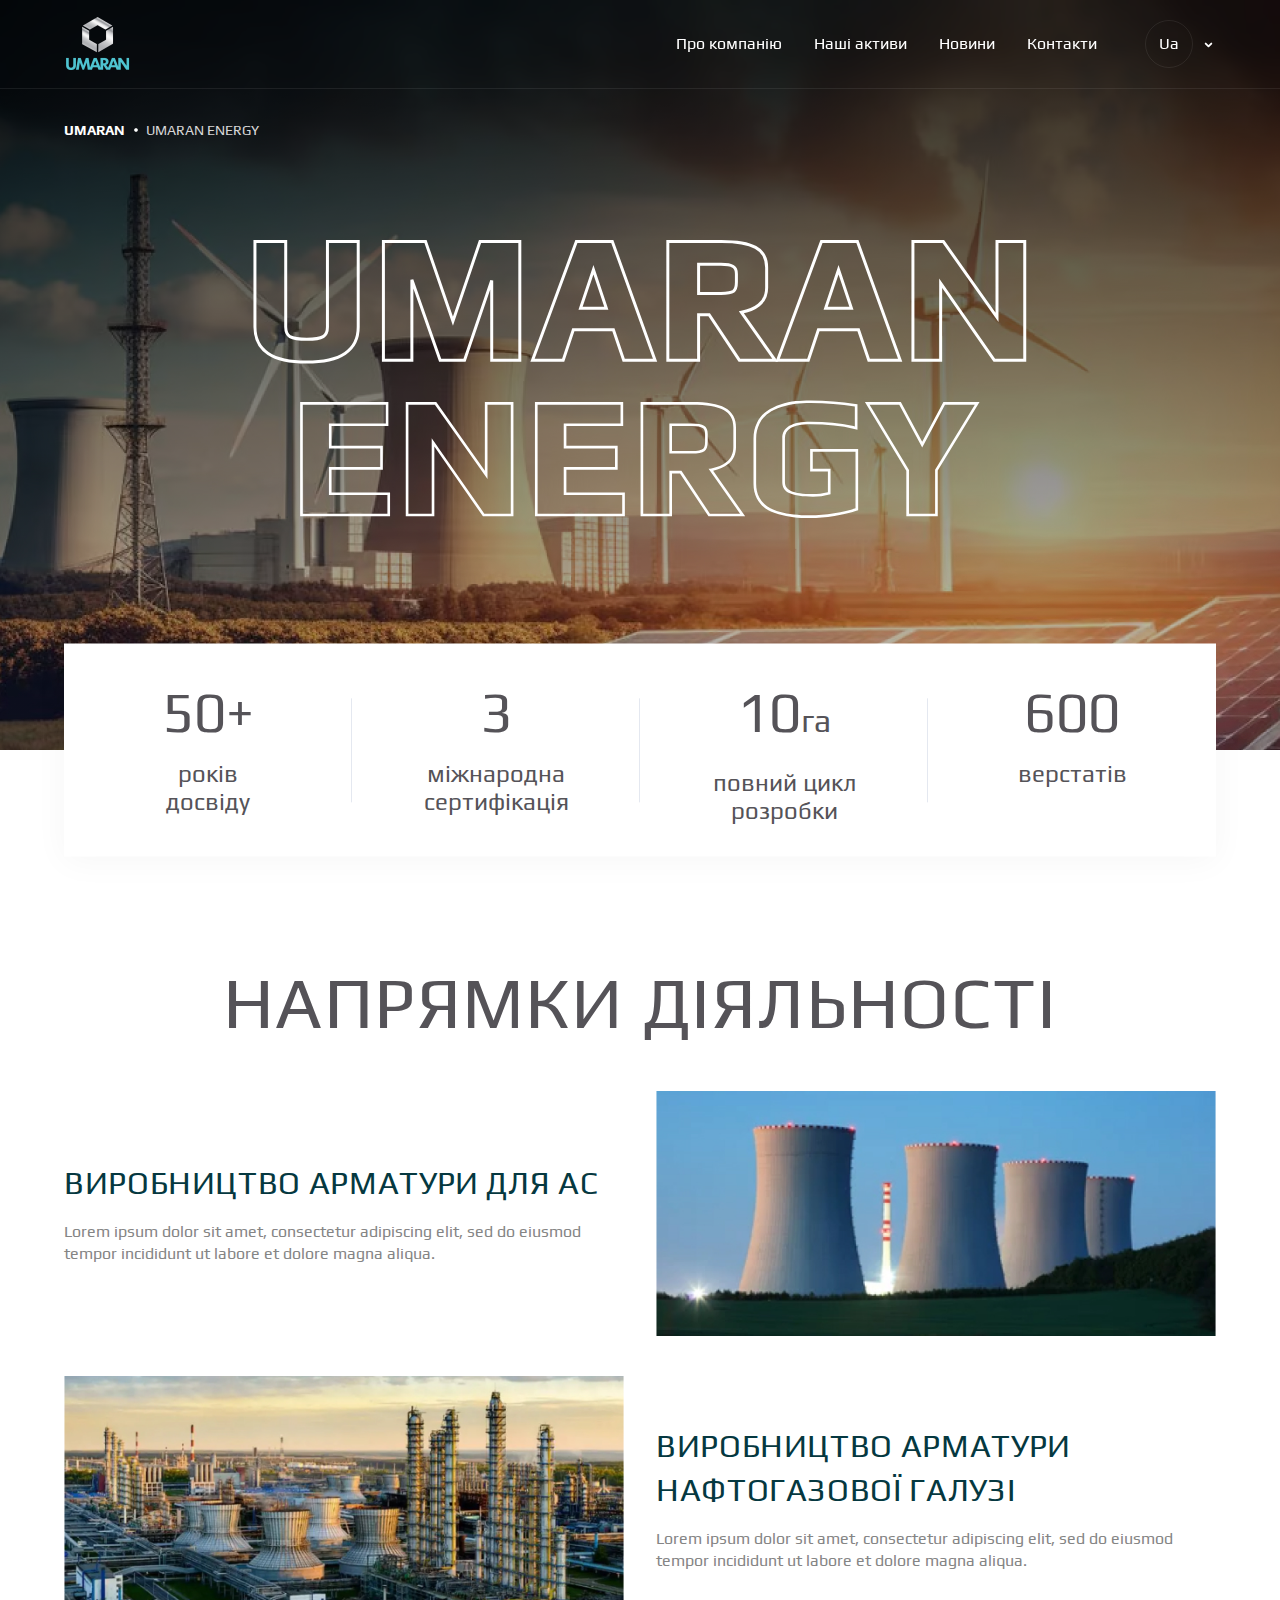
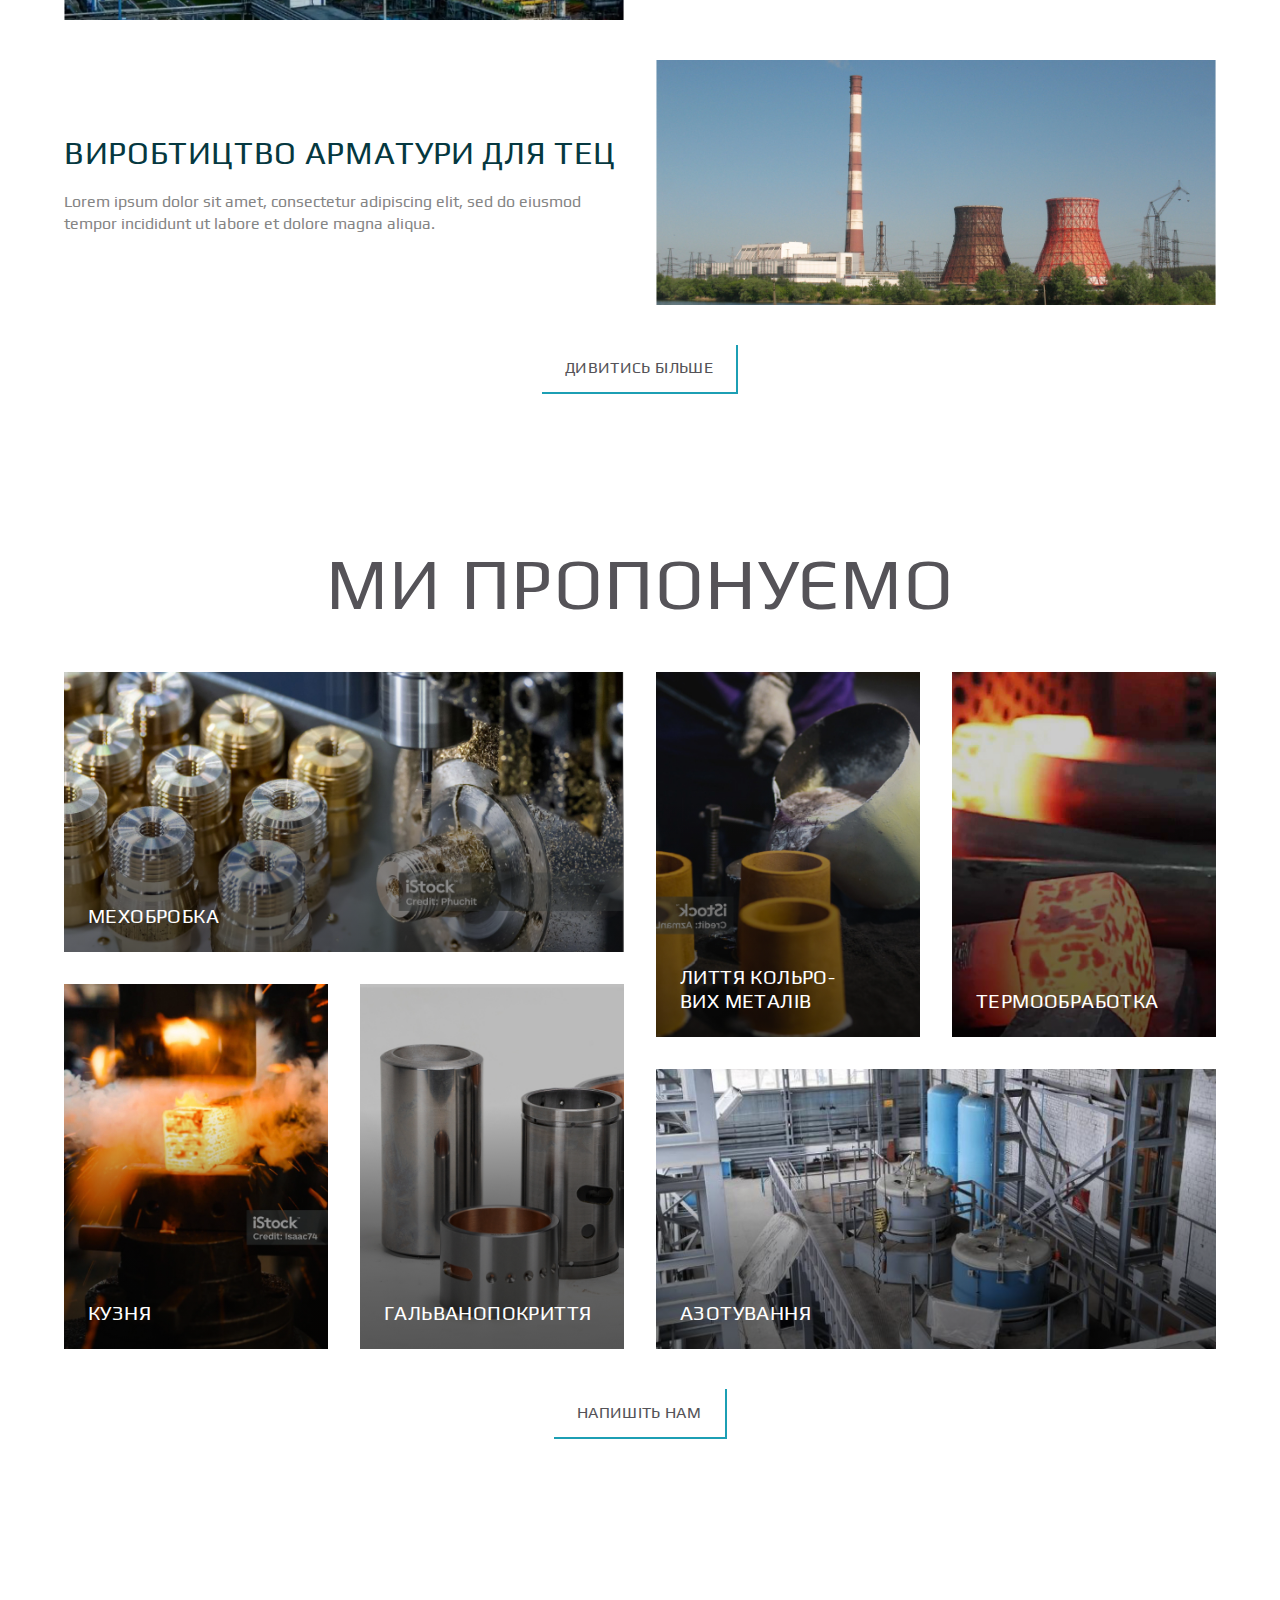
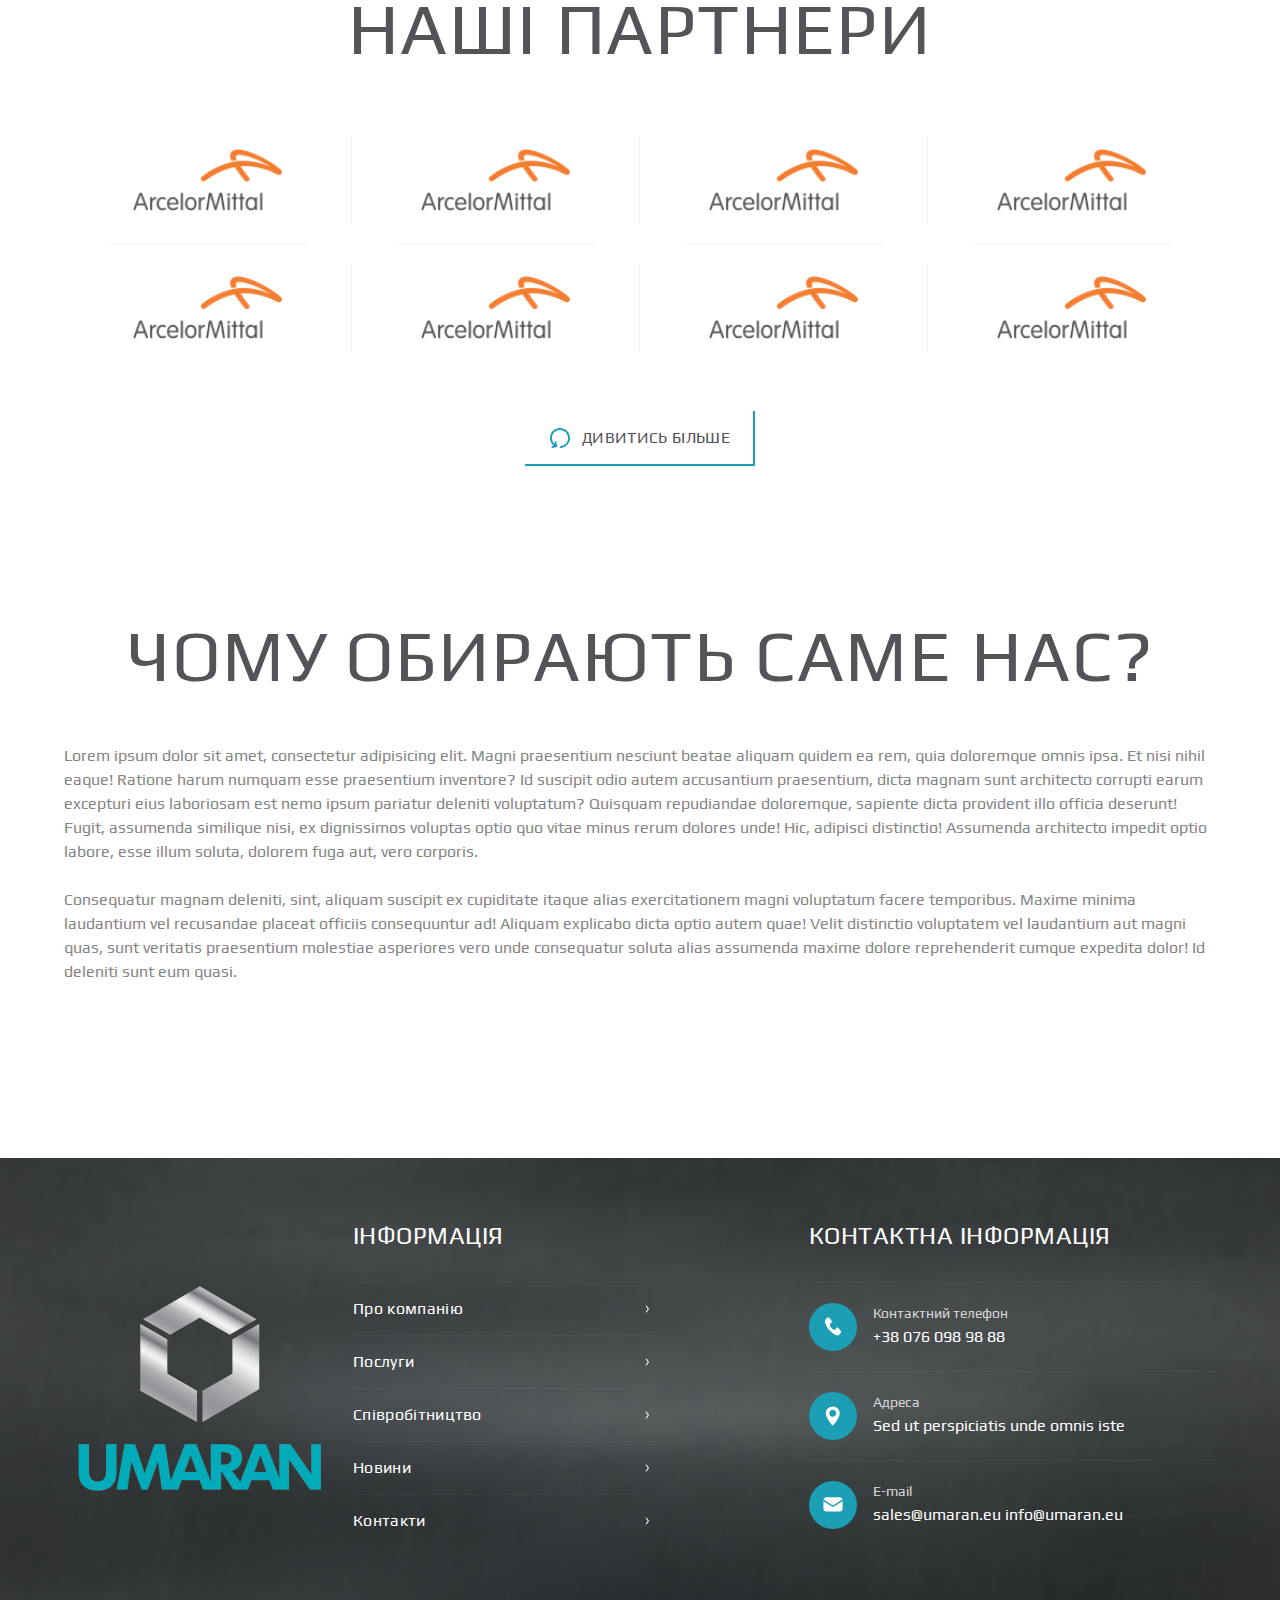
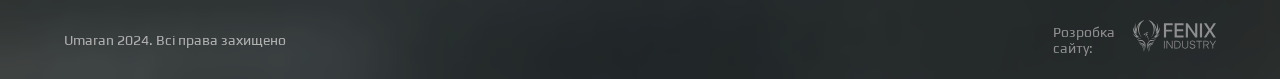
<file: energy.html>
<!DOCTYPE html>
<html lang="uk">
<head>
  <meta charset="UTF-8">
  <meta name="viewport" content="width=device-width, initial-scale=1.0">
  <link rel="preconnect" href="https://fonts.googleapis.com">
  <link rel="preconnect" href="https://fonts.gstatic.com" crossorigin>
  <link href="https://fonts.googleapis.com/css2?family=Play:wght@400;700&display=swap" rel="stylesheet">
  <script src="https://code.jquery.com/jquery-3.7.1.slim.min.js" integrity="sha256-kmHvs0B+OpCW5GVHUNjv9rOmY0IvSIRcf7zGUDTDQM8=" crossorigin="anonymous"></script>
  <link rel="stylesheet" href="https://cdn.jsdelivr.net/npm/swiper@11/swiper-bundle.min.css" />
  <link rel="stylesheet" href="./assets/css/style.min.css">
  <script defer src="https://cdn.jsdelivr.net/npm/swiper@11/swiper-bundle.min.js"></script>
  <script defer src="./assets/js/script.min.js"></script>
  <title>UMARAN | Energy</title>
  <meta name="description" content="Energy page"></head>
<body>

  <!-- header -->
  <header class="header" id="header">
      <div class="container">
          <div class="header__logo">
              <img src="assets/images/icons/logo.png" alt="Logo">
          </div>
          <div class="header__inner">
              <nav class="header__nav">
                  <li class="header__nav-item">
                      <a href="javascript: void(0)" class="header__nav-link">Про компанію</a>
                  </li>
                  <li class="header__nav-item">
                      <a href="javascript: void(0)" class="header__nav-link">Наші активи</a>
                  </li>
                  <li class="header__nav-item">
                      <a href="javascript: void(0)" class="header__nav-link">Новини</a>
                  </li>
                  <li class="header__nav-item">
                      <a href="javascript: void(0)" class="header__nav-link">Контакти</a>
                  </li>
              </nav>
              <div class="header__lang" id="dropdownParent">
                  <div class="header__lang-items">
                      <span id="currentLang">Ua</span>
  
                      <div class="lang-dropdown" id="dropdownItems">
                          <span class="lang-dropdown__item current--lang">Ua</span>
                          <span class="lang-dropdown__item">En</span>
                          <span class="lang-dropdown__item">Es</span>
                      </div>
                  </div>
  
                  <div class="header__lang-deco">
                      <svg width="16" height="16" viewBox="0 0 16 16" fill="none" xmlns="http://www.w3.org/2000/svg">
                          <path d="M11 7L8 10L5 7" stroke="white" stroke-width="2" stroke-linecap="round"
                              stroke-linejoin="round" />
                      </svg>
                  </div>
              </div>
          </div>
  
          <button class="menu-toggle">
              <div class="menu-bar" data-position="top"></div>
              <div class="menu-bar" data-position="bottom"></div>
          </button>
      </div>
  </header>
  
  <div class="mobile-menu">
      <div class="container">
          <div class="mobile__lang">
              <div class="mobile__lang-item chooseLang">Ua</div>
              <div class="mobile__lang-item">En</div>
              <div class="mobile__lang-item">Es</div>
          </div>
  
          <ul class="mobile__list">
              <li>
                  <a href="javascript: void(0)">
                      <span class="text">Про компанію</span>
                      <span class="ico">
                          <svg width="20" height="20" viewBox="0 0 20 20" fill="none" xmlns="http://www.w3.org/2000/svg">
                              <path d="M12 9.97266L9.79626 6.86689L8.42796 6.60092L10.7687 9.97266L12 9.97266Z"
                                  fill="#858585" />
                              <path d="M12 9.97266L9.79626 13.1559L8.42796 13.4219L10.8135 9.89518L12 9.97266Z"
                                  fill="#858585" />
                          </svg>
                      </span>
                  </a>
              </li>
              <li>
                  <a href="javascript: void(0)">
                      <span class="text">Наші активи</span>
                      <span class="ico">
                          <svg width="20" height="20" viewBox="0 0 20 20" fill="none" xmlns="http://www.w3.org/2000/svg">
                              <path d="M12 9.97266L9.79626 6.86689L8.42796 6.60092L10.7687 9.97266L12 9.97266Z"
                                  fill="#858585" />
                              <path d="M12 9.97266L9.79626 13.1559L8.42796 13.4219L10.8135 9.89518L12 9.97266Z"
                                  fill="#858585" />
                          </svg>
                      </span>
                  </a>
              </li>
              <li>
                  <a href="javascript: void(0)">
                      <span class="text">Новини</span>
                      <span class="ico">
                          <svg width="20" height="20" viewBox="0 0 20 20" fill="none" xmlns="http://www.w3.org/2000/svg">
                              <path d="M12 9.97266L9.79626 6.86689L8.42796 6.60092L10.7687 9.97266L12 9.97266Z"
                                  fill="#858585" />
                              <path d="M12 9.97266L9.79626 13.1559L8.42796 13.4219L10.8135 9.89518L12 9.97266Z"
                                  fill="#858585" />
                          </svg>
                      </span>
                  </a>
              </li>
              <li>
                  <a href="javascript: void(0)">
                      <span class="text">Контакти</span>
                      <span class="ico">
                          <svg width="20" height="20" viewBox="0 0 20 20" fill="none" xmlns="http://www.w3.org/2000/svg">
                              <path d="M12 9.97266L9.79626 6.86689L8.42796 6.60092L10.7687 9.97266L12 9.97266Z"
                                  fill="#858585" />
                              <path d="M12 9.97266L9.79626 13.1559L8.42796 13.4219L10.8135 9.89518L12 9.97266Z"
                                  fill="#858585" />
                          </svg>
                      </span>
                  </a>
              </li>
          </ul>
  
          <div class="mobile__contact">
              <p class="mobile__contact-title">контактна інформація</p>
              <ul class="mobile__contact-list">
                  <li>
                      <a href="javascript: void(0)">
                          <span class="ico">
                              <svg width="24" height="24" viewBox="0 0 24 24" fill="none"
                                  xmlns="http://www.w3.org/2000/svg">
                                  <path
                                      d="M18.8493 16.1428L16.8603 13.9099C16.15 13.1125 14.9425 13.4315 14.6583 14.4681C14.4452 15.1859 13.7349 15.5846 13.0956 15.4251C11.6749 15.0263 9.75703 12.953 9.40186 11.2784C9.18876 10.5606 9.61496 9.76318 10.2543 9.52397C11.1777 9.205 11.4618 7.84934 10.7515 7.05189L8.76256 4.81905C8.1943 4.26084 7.3419 4.26084 6.84467 4.81905L5.49504 6.33419C4.1454 7.92908 5.6371 12.1555 8.97566 15.9035C12.3142 19.6515 16.079 21.4059 17.4996 19.811L18.8493 18.2959C19.3465 17.6579 19.3465 16.701 18.8493 16.1428Z"
                                      fill="white" />
                              </svg>
                          </span>
                          <div class="content">
                              <h4 class="title">Контактний телефон</h4>
                              <span class="text">+38 076 098 98 88</span>
                          </div>
                      </a>
                  </li>
                  <li>
                      <a href="javascript: void(0)">
                          <span class="ico">
                              <svg width="24" height="24" viewBox="0 0 24 24" fill="none"
                                  xmlns="http://www.w3.org/2000/svg">
                                  <path
                                      d="M12.2292 3C8.7944 3 6 5.7944 6 9.22916C6 13.4918 11.5745 19.7496 11.8119 20.0139C12.0348 20.2622 12.424 20.2618 12.6465 20.0139C12.8839 19.7496 18.4584 13.4918 18.4584 9.22916C18.4583 5.7944 15.664 3 12.2292 3ZM12.2292 12.3632C10.5011 12.3632 9.09516 10.9573 9.09516 9.22916C9.09516 7.50103 10.5011 6.09513 12.2292 6.09513C13.9573 6.09513 15.3632 7.50106 15.3632 9.2292C15.3632 10.9573 13.9573 12.3632 12.2292 12.3632Z"
                                      fill="white" />
                              </svg>
                          </span>
                          <div class="content">
                              <h4 class="title">Адреса</h4>
                              <span class="text">Sed ut perspiciatis unde omnis iste</span>
                          </div>
                      </a>
                  </li>
                  <li>
                      <a href="javascript: void(0)">
                          <span class="ico">
                              <svg width="24" height="24" viewBox="0 0 24 24" fill="none"
                                  xmlns="http://www.w3.org/2000/svg">
                                  <path
                                      d="M12.7161 14.1515C12.5605 14.2488 12.3854 14.2877 12.2297 14.2877C12.0741 14.2877 11.899 14.2488 11.7433 14.1515L4 9.42383V15.708C4 17.0504 5.08951 18.1399 6.43195 18.1399H18.047C19.3894 18.1399 20.4789 17.0504 20.4789 15.708V9.42383L12.7161 14.1515Z"
                                      fill="white" />
                                  <path
                                      d="M18.0541 6H6.43909C5.29121 6 4.31843 6.81714 4.08496 7.90665L12.2563 12.8873L20.4082 7.90665C20.1748 6.81714 19.202 6 18.0541 6Z"
                                      fill="white" />
                              </svg>
                          </span>
                          <div class="content">
                              <h4 class="title">Е-mail</h4>
                              <span class="text">sales@umaran.eu</span>
                              <span class="text">info@umaran.eu</span>
                          </div>
                      </a>
                  </li>
              </ul>
          </div>
      </div>
  </div><main class="energy-page">
      <section class="hero" style="background: url('assets/images/energy/bg-hero.jpg') no-repeat center center/cover;">
          <div class="container">
              <ul class="breadcrumbs breadcrumbs--dark">
                  <li class="breadcrumbs__item item--primary">
                      <a href="javascript: void(0)">umaran</a>
                  </li>
                  <li class="breadcrumbs__item item--secondary">
                      <a href="javascript: void(0)">UMARAN ENERGY</a>
                  </li>
              </ul>
          </div>
          <div class="container">
              <div class="hero__title">
                  <img src="assets/images/energy/logo-title.svg" alt="UMARAH">
              </div>
          </div>
      </section>
      
      
      <div class="container">
          <div class="tech__box">
              <div class="tech__box-item">
                  <p class="title">50+</p>
                  <p class="description">
                      років <br> досвіду
                  </p>
              </div>
              <div class="tech__box-item">
                  <p class="title">3</p>
                  <p class="description">
                      міжнародна <br> сертифікація
                  </p>
              </div>
              <div class="tech__box-item">
                  <p class="title"><span>10</span>га</p>
                  <p class="description">
                      повний цикл <br> розробки
                  </p>
              </div>
              <div class="tech__box-item">
                  <p class="title">600</p>
                  <p class="description">
                      верстатів
                  </p>
              </div>
          </div>
      
      </div>    <section class="activity">
          <div class="container">
              <h2 class="h2 activity__title">
                  Напрямки діяльності
              </h2>
      
              <div class="activity__content">
                  <div class="activity__card card--reverse">
                      <div class="activity__card-content">
                          <h3 class="activity__card-title">
                              виробництво арматури для ас
                          </h3>
                          <p class="activity__card-desc">
                              Lorem ipsum dolor sit amet, consectetur adipiscing elit, sed do eiusmod tempor incididunt ut
                              labore et dolore magna aliqua.
                          </p>
                      </div>
                      <div class="activity__card-thumb">
                          <img src="assets/images/energy/activity1.jpg" alt="">
                      </div>
                  </div>
                  <div class="activity__card">
                      <div class="activity__card-thumb">
                          <img src="assets/images/energy/activity2.jpg" alt="">
                      </div>
                      <div class="activity__card-content">
                          <h3 class="activity__card-title">
                              виробництво арматури нафтогазової галузі
                          </h3>
                          <p class="activity__card-desc">
                              Lorem ipsum dolor sit amet, consectetur adipiscing elit, sed do eiusmod tempor incididunt ut
                              labore et dolore magna aliqua.
                          </p>
                      </div>
                  </div>
                  <div class="activity__card card--reverse">
                      <div class="activity__card-content">
                          <h3 class="activity__card-title">
                              виробтицтво арматури для тец
                          </h3>
                          <p class="activity__card-desc">
                              Lorem ipsum dolor sit amet, consectetur adipiscing elit, sed do eiusmod tempor incididunt ut
                              labore et dolore magna aliqua.
                          </p>
                      </div>
                      <div class="activity__card-thumb">
                          <img src="assets/images/energy/activity3.jpg" alt="">
                      </div>
                  </div>
              </div>
      
              <a href="javascript: void(0)" class="activity__link link--bordered link--colored">
                  <span class="rect"></span>
                  Дивитись більше
              </a>
          </div>
      </section>    <section class="suggest section-content">
          <div class="container">
              <h2 class="h2 suggest__title">
                  ми пропонуємо
              </h2>
              
              <div class="suggest__content">
                  <div class="col">
                      <a href="javascript: void(0)" class="col__item item--lg">
                          <div class="thumbnail">
                              <img src="assets/images/suggest1.jpg" alt="мехобробка">
                          </div>
                          <p class="title">мехобробка</p>
                      </a>
                      <a href="javascript: void(0)" class="col__item">
                          <div class="thumbnail">
                              <img src="assets/images/suggest2.jpg" alt="кузня">
                          </div>
                          <p class="title">кузня</p>
                      </a>
                      <a href="javascript: void(0)" class="col__item">
                          <div class="thumbnail">
                              <img src="assets/images/suggest3.jpg" alt="гальванопокриття">
                          </div>
                          <p class="title">гальванопокриття</p>
                      </a>
                  </div>
                  <div class="col">
                      <a href="javascript: void(0)" class="col__item">
                          <div class="thumbnail">
                              <img src="assets/images/suggest4.jpg" alt="лиття кольрових металів">
                          </div>
                          <p class="title">лиття кольрових металів</p>
                      </a>
                      <a href="javascript: void(0)" class="col__item">
                          <div class="thumbnail">
                              <img src="assets/images/suggest5.jpg" alt="термообработка">
                          </div>
                          <p class="title">термообработка</p>
                      </a>
                      <a href="javascript: void(0)" class="col__item item--lg">
                          <div class="thumbnail">
                              <img src="assets/images/suggest6.jpg" alt="Азотування">
                          </div>
                          <p class="title">Азотування</p>
                      </a>
                  </div>
              </div>
              
              <a href="javascript: void(0)" class="suggest__link link--bordered link--colored">
                  <span class="rect"></span>
                  Напишіть нам
              </a>    </div>
      </section>    <section class="partners section-content">
          <div class="container">
              <h2 class="h2 partners__title">
                  наші партнери
              </h2>
              <div class="partners__items">
                  <div class="inner">
                      <a href="javascript: void(0)" class="partners__box">
                          <img src="assets/images/partner.png" alt="Partner">
                      </a>
                  </div>
                  <div class="inner">
                      <a href="javascript: void(0)" class="partners__box">
                          <img src="assets/images/partner.png" alt="Partner">
                      </a>
                  </div>
                  <div class="inner">
                      <a href="javascript: void(0)" class="partners__box">
                          <img src="assets/images/partner.png" alt="Partner">
                      </a>
                  </div>
                  <div class="inner">
                      <a href="javascript: void(0)" class="partners__box">
                          <img src="assets/images/partner.png" alt="Partner">
                      </a>
                  </div>
                  <div class="inner">
                      <a href="javascript: void(0)" class="partners__box">
                          <img src="assets/images/partner.png" alt="Partner">
                      </a>
                  </div>
                  <div class="inner">
                      <a href="javascript: void(0)" class="partners__box">
                          <img src="assets/images/partner.png" alt="Partner">
                      </a>
                  </div>
                  <div class="inner">
                      <a href="javascript: void(0)" class="partners__box">
                          <img src="assets/images/partner.png" alt="Partner">
                      </a>
                  </div>
                  <div class="inner">
                      <a href="javascript: void(0)" class="partners__box">
                          <img src="assets/images/partner.png" alt="Partner">
                      </a>
                  </div>
              </div>
              <button class="load-more link--bordered link--colored">
                  <span class="rect"></span>
                  <span class="ico">
                      <svg width="24" height="24" viewBox="0 0 24 24" fill="none" xmlns="http://www.w3.org/2000/svg">
                          <path
                              d="M12.0232 2.00011C11.6858 1.99943 11.3455 2.01452 11.0027 2.05003C5.51865 2.59853 1.50203 7.51066 2.05003 12.9996C2.3259 15.7627 3.71219 18.15 5.71334 19.7729L4.19838 20.1252C4.07681 20.1531 3.96192 20.2047 3.86031 20.2771C3.75869 20.3495 3.67234 20.4412 3.60619 20.5471C3.54005 20.6529 3.49541 20.7708 3.47483 20.894C3.45425 21.0171 3.45813 21.1431 3.48626 21.2647C3.51439 21.3864 3.5662 21.5012 3.63875 21.6028C3.71129 21.7043 3.80313 21.7905 3.90901 21.8565C4.0149 21.9225 4.13274 21.967 4.25581 21.9873C4.37887 22.0077 4.50474 22.0035 4.6262 21.9751L8.54509 21.0575C8.78872 21.0001 8.9998 20.8487 9.13233 20.6362C9.26485 20.4237 9.30807 20.1673 9.25256 19.9231L8.34321 15.9988C8.29487 15.7797 8.17047 15.5847 7.99213 15.4487C7.81378 15.3126 7.59302 15.2442 7.36905 15.2556C7.2291 15.2624 7.0924 15.3002 6.96878 15.3662C6.84517 15.4322 6.7377 15.5248 6.65411 15.6374C6.57052 15.7499 6.51289 15.8796 6.48536 16.0171C6.45783 16.1546 6.46109 16.2966 6.49489 16.4327L6.93197 18.3216C5.29581 17.0059 4.16479 15.0711 3.9391 12.8106C3.49301 8.34238 6.7274 4.38167 11.1916 3.93519C15.6559 3.48867 19.6149 6.73155 20.061 11.1997C20.5071 15.6679 17.2653 19.6305 12.801 20.077C12.6742 20.0858 12.5504 20.12 12.437 20.1776C12.3236 20.2352 12.223 20.3149 12.141 20.4122C12.059 20.5094 11.9973 20.6222 11.9597 20.7438C11.922 20.8653 11.9091 20.9932 11.9218 21.1198C11.9344 21.2464 11.9724 21.3692 12.0333 21.4809C12.0943 21.5926 12.177 21.6908 12.2766 21.7699C12.3762 21.849 12.4907 21.9073 12.6132 21.9412C12.7358 21.9752 12.8639 21.9842 12.9899 21.9677C18.474 21.4192 22.4981 16.4996 21.95 11.0107C21.4363 5.86479 17.084 2.00994 12.0232 2.00011Z"
                              fill="#1C9FB4" />
                      </svg>
              
                  </span>
                  <span class="text">Дивитись більше</span>
              </button>    </div>
      </section>    <section class="whyus section-content">
          <div class="container">
              <h2 class="h2 whyus__title">чому обирають саме нас?</h2>
              <div class="whyus__content">
                  <p>
                      Lorem ipsum dolor sit amet, consectetur adipisicing elit. Magni praesentium nesciunt beatae aliquam quidem ea rem, quia doloremque omnis ipsa. Et nisi nihil eaque! Ratione harum numquam esse praesentium inventore?
                      Id suscipit odio autem accusantium praesentium, dicta magnam sunt architecto corrupti earum excepturi eius laboriosam est nemo ipsum pariatur deleniti voluptatum? Quisquam repudiandae doloremque, sapiente dicta provident illo officia deserunt!
                      Fugit, assumenda similique nisi, ex dignissimos voluptas optio quo vitae minus rerum dolores unde! Hic, adipisci distinctio! Assumenda architecto impedit optio labore, esse illum soluta, dolorem fuga aut, vero corporis.
                  </p>
                  <p>
                      Consequatur magnam deleniti, sint, aliquam suscipit ex cupiditate itaque alias exercitationem magni voluptatum facere temporibus. Maxime minima laudantium vel recusandae placeat officiis consequuntur ad! Aliquam explicabo dicta optio autem quae!
                      Velit distinctio voluptatem vel laudantium aut magni quas, sunt veritatis praesentium molestiae asperiores vero unde consequatur soluta alias assumenda maxime dolore reprehenderit cumque expedita dolor! Id deleniti sunt eum quasi.
                  </p>
                  <p>
                      Lorem ipsum dolor sit amet, consectetur adipisicing elit. Magni praesentium nesciunt beatae aliquam quidem ea rem, quia doloremque omnis ipsa. Et nisi nihil eaque! Ratione harum numquam esse praesentium inventore?
                      Id suscipit odio autem accusantium praesentium, dicta magnam sunt architecto corrupti earum excepturi eius laboriosam est nemo ipsum pariatur deleniti voluptatum? Quisquam repudiandae doloremque, sapiente dicta provident illo officia deserunt!
                      Fugit, assumenda similique nisi, ex dignissimos voluptas optio quo vitae minus rerum dolores unde! Hic, adipisci distinctio! Assumenda architecto impedit optio labore, esse illum soluta, dolorem fuga aut, vero corporis.
                  </p>
                  <p>
                      Consequatur magnam deleniti, sint, aliquam suscipit ex cupiditate itaque alias exercitationem magni voluptatum facere temporibus. Maxime minima laudantium vel recusandae placeat officiis consequuntur ad! Aliquam explicabo dicta optio autem quae!
                      Velit distinctio voluptatem vel laudantium aut magni quas, sunt veritatis praesentium molestiae asperiores vero unde consequatur soluta alias assumenda maxime dolore reprehenderit cumque expedita dolor! Id deleniti sunt eum quasi.
                  </p>
                  <p>
                      Lorem ipsum dolor sit amet, consectetur adipisicing elit. Magni praesentium nesciunt beatae aliquam quidem ea rem, quia doloremque omnis ipsa. Et nisi nihil eaque! Ratione harum numquam esse praesentium inventore?
                      Id suscipit odio autem accusantium praesentium, dicta magnam sunt architecto corrupti earum excepturi eius laboriosam est nemo ipsum pariatur deleniti voluptatum? Quisquam repudiandae doloremque, sapiente dicta provident illo officia deserunt!
                      Fugit, assumenda similique nisi, ex dignissimos voluptas optio quo vitae minus rerum dolores unde! Hic, adipisci distinctio! Assumenda architecto impedit optio labore, esse illum soluta, dolorem fuga aut, vero corporis.
                  </p>
                  <p>
                      Consequatur magnam deleniti, sint, aliquam suscipit ex cupiditate itaque alias exercitationem magni voluptatum facere temporibus. Maxime minima laudantium vel recusandae placeat officiis consequuntur ad! Aliquam explicabo dicta optio autem quae!
                      Velit distinctio voluptatem vel laudantium aut magni quas, sunt veritatis praesentium molestiae asperiores vero unde consequatur soluta alias assumenda maxime dolore reprehenderit cumque expedita dolor! Id deleniti sunt eum quasi.
                  </p>
              </div>    </div>
      </section></main>
  <!-- footer -->
  <footer class="footer">
      <div class="row">
          <div class="container">
              <div class="col col--logo">
                  <div class="footer__logo">
                      <img src="assets/images/icons/logo-lg.png" alt="Logo" loading="lazy">
                  </div>
              </div>
  
              <div class="col col--details">
                  <div class="footer__info">
                      <h3 class="footer__title">інформація</h3>
                      <ul class="footer__info-list">
                          <li class="footer__info-item">
                              <a href="javascript: void(0)" class="footer__info-link">
                                  <span class="text">Про компанію</span>
                                  <span class="ico">
                                      <svg width="20" height="20" viewBox="0 0 20 20" fill="none"
                                          xmlns="http://www.w3.org/2000/svg">
                                          <path
                                              d="M12 9.97339L9.79626 6.86762L8.42796 6.60165L10.7687 9.97339L12 9.97339Z"
                                              fill="white" />
                                          <path
                                              d="M12 9.97339L9.79626 13.1566L8.42796 13.4226L10.8135 9.89592L12 9.97339Z"
                                              fill="white" />
                                      </svg>
                                  </span>
                              </a>
                          </li>
                          <li class="footer__info-item">
                              <a href="javascript: void(0)" class="footer__info-link">
                                  <span class="text">Послуги</span>
                                  <span class="ico">
                                      <svg width="20" height="20" viewBox="0 0 20 20" fill="none"
                                          xmlns="http://www.w3.org/2000/svg">
                                          <path
                                              d="M12 9.97339L9.79626 6.86762L8.42796 6.60165L10.7687 9.97339L12 9.97339Z"
                                              fill="white" />
                                          <path
                                              d="M12 9.97339L9.79626 13.1566L8.42796 13.4226L10.8135 9.89592L12 9.97339Z"
                                              fill="white" />
                                      </svg>
                                  </span>
                              </a>
                          </li>
                          <li class="footer__info-item">
                              <a href="javascript: void(0)" class="footer__info-link">
                                  <span class="text">Співробітництво</span>
                                  <span class="ico">
                                      <svg width="20" height="20" viewBox="0 0 20 20" fill="none"
                                          xmlns="http://www.w3.org/2000/svg">
                                          <path
                                              d="M12 9.97339L9.79626 6.86762L8.42796 6.60165L10.7687 9.97339L12 9.97339Z"
                                              fill="white" />
                                          <path
                                              d="M12 9.97339L9.79626 13.1566L8.42796 13.4226L10.8135 9.89592L12 9.97339Z"
                                              fill="white" />
                                      </svg>
                                  </span>
                              </a>
                          </li>
                          <li class="footer__info-item">
                              <a href="javascript: void(0)" class="footer__info-link">
                                  <span class="text">Новини</span>
                                  <span class="ico">
                                      <svg width="20" height="20" viewBox="0 0 20 20" fill="none"
                                          xmlns="http://www.w3.org/2000/svg">
                                          <path
                                              d="M12 9.97339L9.79626 6.86762L8.42796 6.60165L10.7687 9.97339L12 9.97339Z"
                                              fill="white" />
                                          <path
                                              d="M12 9.97339L9.79626 13.1566L8.42796 13.4226L10.8135 9.89592L12 9.97339Z"
                                              fill="white" />
                                      </svg>
                                  </span>
  
                              </a>
                          </li>
                          <li class="footer__info-item">
                              <a href="javascript: void(0)" class="footer__info-link">
                                  <span class="text">Контакти</span>
                                  <span class="ico">
                                      <svg width="20" height="20" viewBox="0 0 20 20" fill="none"
                                          xmlns="http://www.w3.org/2000/svg">
                                          <path
                                              d="M12 9.97339L9.79626 6.86762L8.42796 6.60165L10.7687 9.97339L12 9.97339Z"
                                              fill="white" />
                                          <path
                                              d="M12 9.97339L9.79626 13.1566L8.42796 13.4226L10.8135 9.89592L12 9.97339Z"
                                              fill="white" />
                                      </svg>
                                  </span>
  
                              </a>
                          </li>
                      </ul>
                  </div>
                  <div class="footer__contact">
                      <h3 class="footer__title">контактна інформація</h3>
                      <ul class="footer__contact-list">
                          <li class="footer__contact-item">
                              <a href="javascript: void(0)" class="footer__contact-link">
                                  <span class="ico">
                                      <svg width="24" height="24" viewBox="0 0 24 24" fill="none"
                                          xmlns="http://www.w3.org/2000/svg">
                                          <path
                                              d="M19.5804 15.6106L17.3429 13.0986C16.5438 12.2015 15.1853 12.5604 14.8656 13.7266C14.6259 14.534 13.8267 14.9826 13.1075 14.8031C11.5093 14.3546 9.35166 12.0221 8.95209 10.1381C8.71236 9.33065 9.19183 8.43352 9.91104 8.16442C10.9499 7.80557 11.2696 6.28046 10.4704 5.38333L8.23288 2.87138C7.59358 2.24339 6.63464 2.24339 6.07525 2.87138L4.55691 4.57592C3.03858 6.37017 4.71674 11.1249 8.47262 15.3414C12.2285 19.5579 16.4639 21.5316 18.0621 19.7373L19.5804 18.0328C20.1399 17.3151 20.1399 16.2385 19.5804 15.6106Z"
                                              fill="white" />
                                      </svg>
                                  </span>
                                  <div class="content">
                                      <h4 class="title">Контактний телефон</h4>
                                      <span class="text">+38 076 098 98 88</span>
                                  </div>
                              </a>
                          </li>
                          <li class="footer__contact-item">
                              <a href="javascript: void(0)" class="footer__contact-link">
                                  <span class="ico">
                                      <svg width="24" height="24" viewBox="0 0 24 24" fill="none"
                                          xmlns="http://www.w3.org/2000/svg">
                                          <path
                                              d="M11.7504 2.40039C7.9162 2.40039 4.79688 5.51972 4.79688 9.35387C4.79688 14.1122 11.0196 21.0977 11.2845 21.3927C11.5334 21.6699 11.9679 21.6694 12.2163 21.3927C12.4812 21.0977 18.7039 14.1122 18.7039 9.35387C18.7038 5.51972 15.5845 2.40039 11.7504 2.40039ZM11.7504 12.8524C9.82132 12.8524 8.25194 11.283 8.25194 9.35387C8.25194 7.4248 9.82136 5.85542 11.7504 5.85542C13.6794 5.85542 15.2488 7.42483 15.2488 9.35391C15.2488 11.283 13.6794 12.8524 11.7504 12.8524Z"
                                              fill="white" />
                                      </svg>
                                  </span>
                                  <div class="content">
                                      <h4 class="title">Адреса</h4>
                                      <span class="text">Sed ut perspiciatis unde omnis iste</span>
                                  </div>
                              </a>
                          </li>
                          <li class="footer__contact-item">
                              <a href="javascript: void(0)" class="footer__contact-link">
                                  <span class="ico">
                                      <svg width="24" height="24" viewBox="0 0 24 24" fill="none"
                                          xmlns="http://www.w3.org/2000/svg">
                                          <path
                                              d="M12.5538 13.857C12.3725 13.9704 12.1684 14.0157 11.9871 14.0157C11.8058 14.0157 11.6017 13.9704 11.4204 13.857L2.39844 8.34863V15.6705C2.39844 17.2346 3.66786 18.504 5.23197 18.504H18.7649C20.329 18.504 21.5984 17.2346 21.5984 15.6705V8.34863L12.5538 13.857Z"
                                              fill="white" />
                                          <path
                                              d="M18.768 4.35938H5.23504C3.89762 4.35938 2.76421 5.31144 2.49219 6.58086L12.0128 12.3839L21.5108 6.58086C21.2388 5.31144 20.1054 4.35938 18.768 4.35938Z"
                                              fill="white" />
                                      </svg>
                                  </span>
                                  <div class="content">
                                      <h4 class="title">Е-mail</h4>
                                      <span class="text">sales@umaran.eu</span>
                                      <span class="text">info@umaran.eu</span>
                                  </div>
                              </a>
                          </li>
                      </ul>
                  </div>
              </div>
          </div>
      </div>
      <div class="row">
          <div class="container">
              <p class="footer__privacy">Umaran 2024. Всі права захищено</p>
              <div class="footer__develop">
                  <p>Розробка <br> сайту:</p>
                  <a href="javascript: void(0)">
                      <img src="assets/images/icons/logo-develop.svg" alt="Fenix Industry">
                  </a>
              </div>
          </div>
      </div>
  
  </footer>
</body>
</html>
</file>
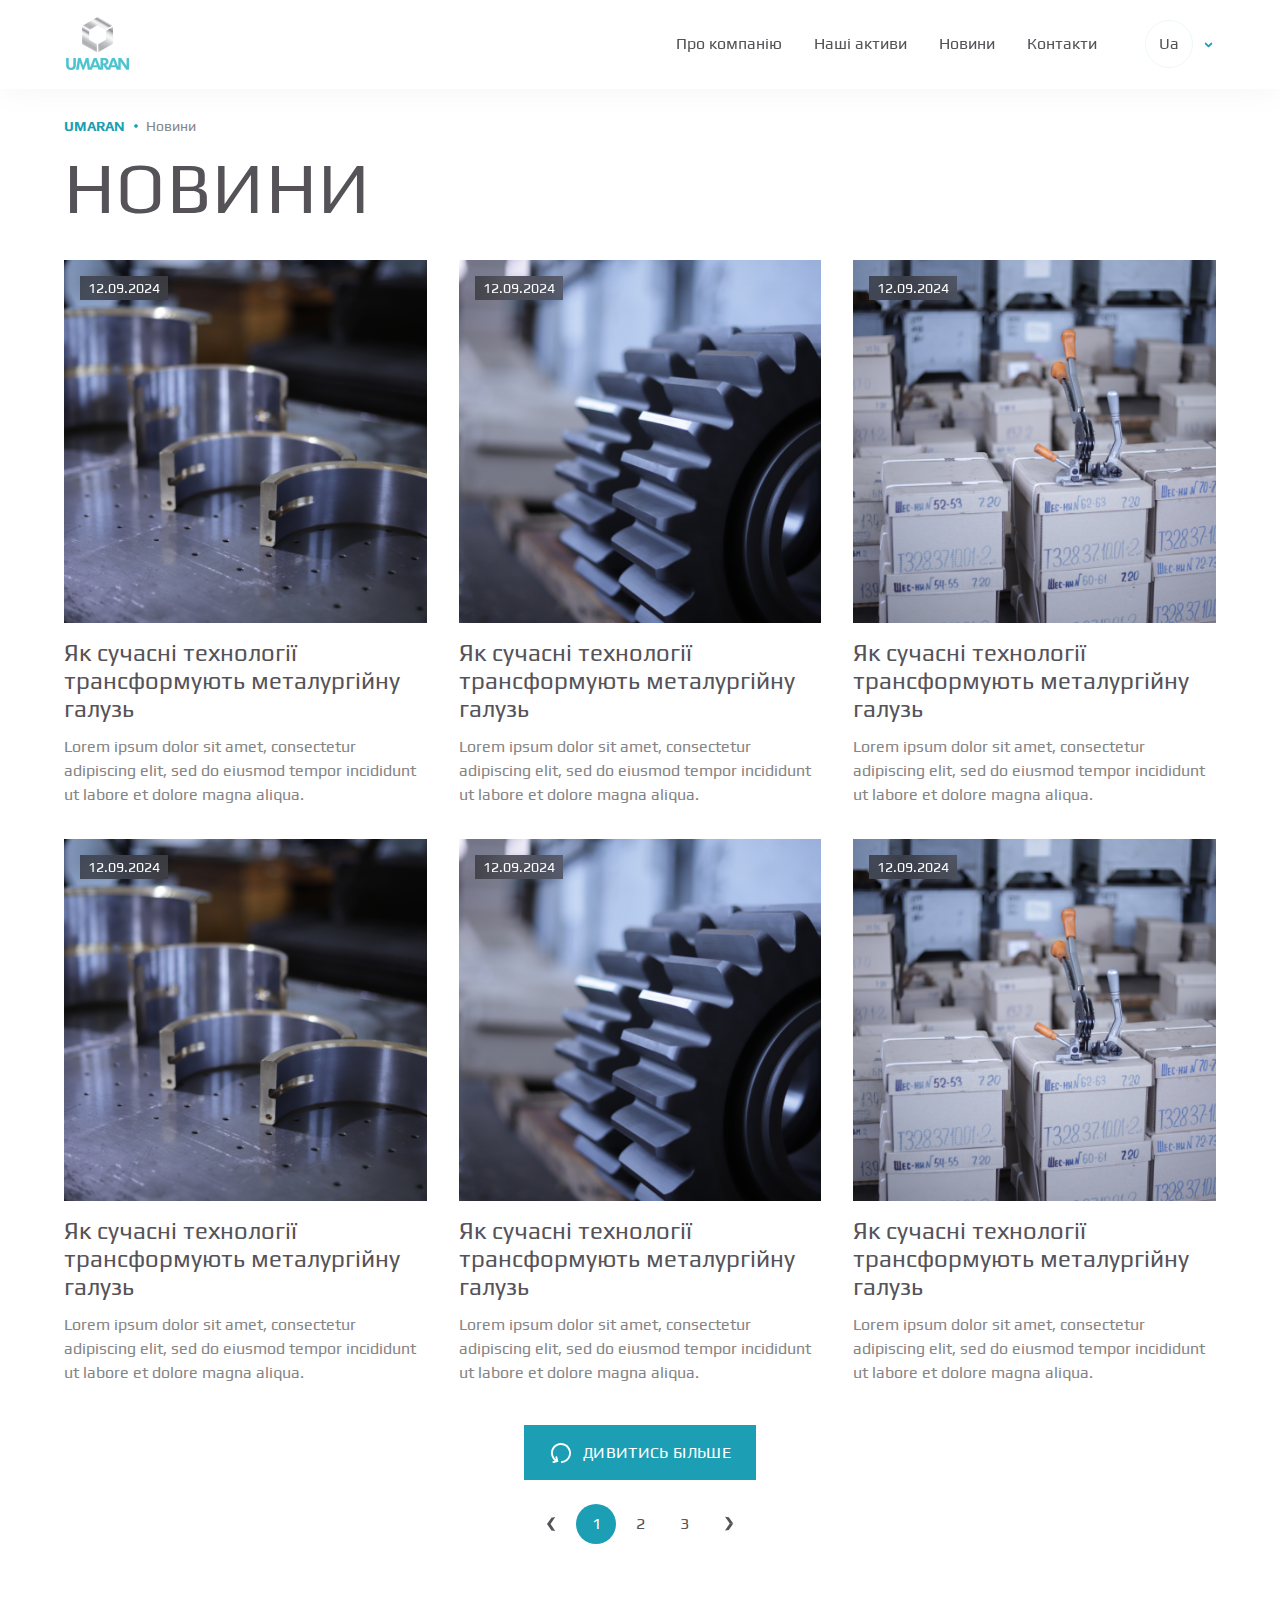
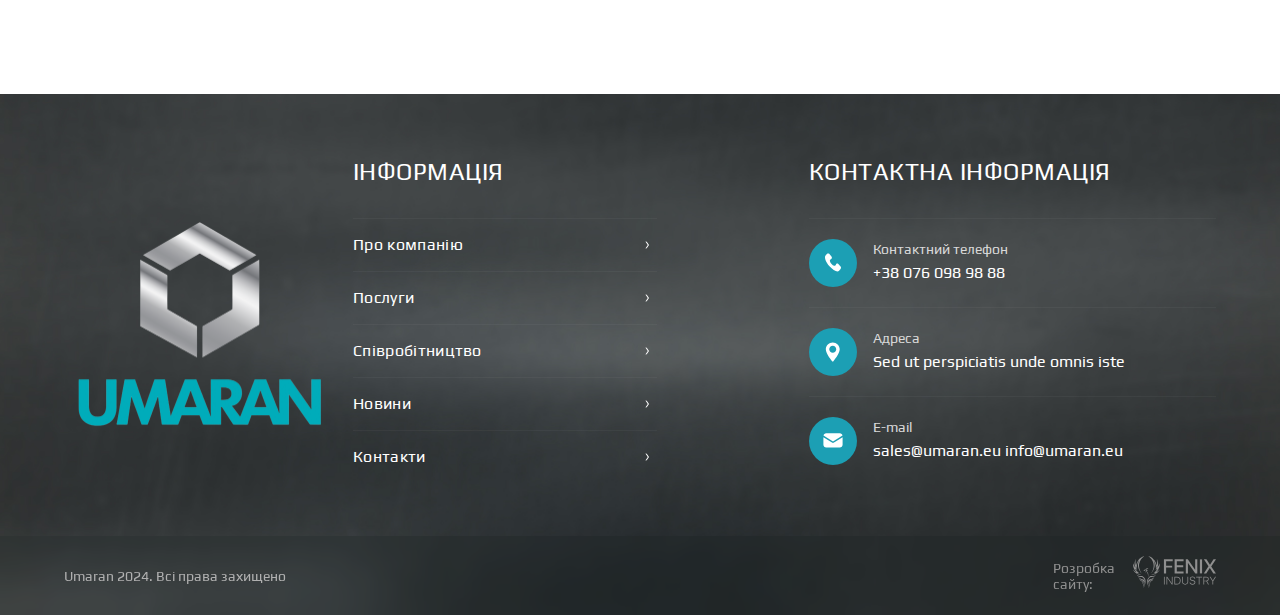
<file: news.html>
<!DOCTYPE html>
<html lang="uk">
<head>
  <meta charset="UTF-8">
  <meta name="viewport" content="width=device-width, initial-scale=1.0">
  <link rel="preconnect" href="https://fonts.googleapis.com">
  <link rel="preconnect" href="https://fonts.gstatic.com" crossorigin>
  <link href="https://fonts.googleapis.com/css2?family=Play:wght@400;700&display=swap" rel="stylesheet">
  <script src="https://code.jquery.com/jquery-3.7.1.slim.min.js" integrity="sha256-kmHvs0B+OpCW5GVHUNjv9rOmY0IvSIRcf7zGUDTDQM8=" crossorigin="anonymous"></script>
  <link rel="stylesheet" href="https://cdn.jsdelivr.net/npm/swiper@11/swiper-bundle.min.css" />
  <link rel="stylesheet" href="./assets/css/style.min.css">
  <script defer src="https://cdn.jsdelivr.net/npm/swiper@11/swiper-bundle.min.js"></script>
  <script defer src="./assets/js/script.min.js"></script>
  <title>UMARAN | News</title>
  <meta name="description" content="News page"></head>
<body>

  <!-- header -->
  <header class="header header--white" id="header">
      <div class="container">
          <div class="header__logo">
              <img src="assets/images/icons/logo.png" alt="Logo">
          </div>
          <div class="header__inner">
              <nav class="header__nav">
                  <li class="header__nav-item">
                      <a href="javascript: void(0)" class="header__nav-link">Про компанію</a>
                  </li>
                  <li class="header__nav-item">
                      <a href="javascript: void(0)" class="header__nav-link">Наші активи</a>
                  </li>
                  <li class="header__nav-item">
                      <a href="javascript: void(0)" class="header__nav-link">Новини</a>
                  </li>
                  <li class="header__nav-item">
                      <a href="javascript: void(0)" class="header__nav-link">Контакти</a>
                  </li>
              </nav>
              <div class="header__lang" id="dropdownParent">
                  <div class="header__lang-items">
                      <span id="currentLang">Ua</span>
  
                      <div class="lang-dropdown" id="dropdownItems">
                          <span class="lang-dropdown__item current--lang">Ua</span>
                          <span class="lang-dropdown__item">En</span>
                          <span class="lang-dropdown__item">Es</span>
                      </div>
                  </div>
  
                  <div class="header__lang-deco">
                      <svg width="16" height="16" viewBox="0 0 16 16" fill="none" xmlns="http://www.w3.org/2000/svg">
                          <path d="M11 7L8 10L5 7" stroke="white" stroke-width="2" stroke-linecap="round"
                              stroke-linejoin="round" />
                      </svg>
                  </div>
              </div>
          </div>
  
          <button class="menu-toggle">
              <div class="menu-bar" data-position="top"></div>
              <div class="menu-bar" data-position="bottom"></div>
          </button>
      </div>
  </header>
  
  <div class="mobile-menu">
      <div class="container">
          <div class="mobile__lang">
              <div class="mobile__lang-item chooseLang">Ua</div>
              <div class="mobile__lang-item">En</div>
              <div class="mobile__lang-item">Es</div>
          </div>
  
          <ul class="mobile__list">
              <li>
                  <a href="javascript: void(0)">
                      <span class="text">Про компанію</span>
                      <span class="ico">
                          <svg width="20" height="20" viewBox="0 0 20 20" fill="none" xmlns="http://www.w3.org/2000/svg">
                              <path d="M12 9.97266L9.79626 6.86689L8.42796 6.60092L10.7687 9.97266L12 9.97266Z"
                                  fill="#858585" />
                              <path d="M12 9.97266L9.79626 13.1559L8.42796 13.4219L10.8135 9.89518L12 9.97266Z"
                                  fill="#858585" />
                          </svg>
                      </span>
                  </a>
              </li>
              <li>
                  <a href="javascript: void(0)">
                      <span class="text">Наші активи</span>
                      <span class="ico">
                          <svg width="20" height="20" viewBox="0 0 20 20" fill="none" xmlns="http://www.w3.org/2000/svg">
                              <path d="M12 9.97266L9.79626 6.86689L8.42796 6.60092L10.7687 9.97266L12 9.97266Z"
                                  fill="#858585" />
                              <path d="M12 9.97266L9.79626 13.1559L8.42796 13.4219L10.8135 9.89518L12 9.97266Z"
                                  fill="#858585" />
                          </svg>
                      </span>
                  </a>
              </li>
              <li>
                  <a href="javascript: void(0)">
                      <span class="text">Новини</span>
                      <span class="ico">
                          <svg width="20" height="20" viewBox="0 0 20 20" fill="none" xmlns="http://www.w3.org/2000/svg">
                              <path d="M12 9.97266L9.79626 6.86689L8.42796 6.60092L10.7687 9.97266L12 9.97266Z"
                                  fill="#858585" />
                              <path d="M12 9.97266L9.79626 13.1559L8.42796 13.4219L10.8135 9.89518L12 9.97266Z"
                                  fill="#858585" />
                          </svg>
                      </span>
                  </a>
              </li>
              <li>
                  <a href="javascript: void(0)">
                      <span class="text">Контакти</span>
                      <span class="ico">
                          <svg width="20" height="20" viewBox="0 0 20 20" fill="none" xmlns="http://www.w3.org/2000/svg">
                              <path d="M12 9.97266L9.79626 6.86689L8.42796 6.60092L10.7687 9.97266L12 9.97266Z"
                                  fill="#858585" />
                              <path d="M12 9.97266L9.79626 13.1559L8.42796 13.4219L10.8135 9.89518L12 9.97266Z"
                                  fill="#858585" />
                          </svg>
                      </span>
                  </a>
              </li>
          </ul>
  
          <div class="mobile__contact">
              <p class="mobile__contact-title">контактна інформація</p>
              <ul class="mobile__contact-list">
                  <li>
                      <a href="javascript: void(0)">
                          <span class="ico">
                              <svg width="24" height="24" viewBox="0 0 24 24" fill="none"
                                  xmlns="http://www.w3.org/2000/svg">
                                  <path
                                      d="M18.8493 16.1428L16.8603 13.9099C16.15 13.1125 14.9425 13.4315 14.6583 14.4681C14.4452 15.1859 13.7349 15.5846 13.0956 15.4251C11.6749 15.0263 9.75703 12.953 9.40186 11.2784C9.18876 10.5606 9.61496 9.76318 10.2543 9.52397C11.1777 9.205 11.4618 7.84934 10.7515 7.05189L8.76256 4.81905C8.1943 4.26084 7.3419 4.26084 6.84467 4.81905L5.49504 6.33419C4.1454 7.92908 5.6371 12.1555 8.97566 15.9035C12.3142 19.6515 16.079 21.4059 17.4996 19.811L18.8493 18.2959C19.3465 17.6579 19.3465 16.701 18.8493 16.1428Z"
                                      fill="white" />
                              </svg>
                          </span>
                          <div class="content">
                              <h4 class="title">Контактний телефон</h4>
                              <span class="text">+38 076 098 98 88</span>
                          </div>
                      </a>
                  </li>
                  <li>
                      <a href="javascript: void(0)">
                          <span class="ico">
                              <svg width="24" height="24" viewBox="0 0 24 24" fill="none"
                                  xmlns="http://www.w3.org/2000/svg">
                                  <path
                                      d="M12.2292 3C8.7944 3 6 5.7944 6 9.22916C6 13.4918 11.5745 19.7496 11.8119 20.0139C12.0348 20.2622 12.424 20.2618 12.6465 20.0139C12.8839 19.7496 18.4584 13.4918 18.4584 9.22916C18.4583 5.7944 15.664 3 12.2292 3ZM12.2292 12.3632C10.5011 12.3632 9.09516 10.9573 9.09516 9.22916C9.09516 7.50103 10.5011 6.09513 12.2292 6.09513C13.9573 6.09513 15.3632 7.50106 15.3632 9.2292C15.3632 10.9573 13.9573 12.3632 12.2292 12.3632Z"
                                      fill="white" />
                              </svg>
                          </span>
                          <div class="content">
                              <h4 class="title">Адреса</h4>
                              <span class="text">Sed ut perspiciatis unde omnis iste</span>
                          </div>
                      </a>
                  </li>
                  <li>
                      <a href="javascript: void(0)">
                          <span class="ico">
                              <svg width="24" height="24" viewBox="0 0 24 24" fill="none"
                                  xmlns="http://www.w3.org/2000/svg">
                                  <path
                                      d="M12.7161 14.1515C12.5605 14.2488 12.3854 14.2877 12.2297 14.2877C12.0741 14.2877 11.899 14.2488 11.7433 14.1515L4 9.42383V15.708C4 17.0504 5.08951 18.1399 6.43195 18.1399H18.047C19.3894 18.1399 20.4789 17.0504 20.4789 15.708V9.42383L12.7161 14.1515Z"
                                      fill="white" />
                                  <path
                                      d="M18.0541 6H6.43909C5.29121 6 4.31843 6.81714 4.08496 7.90665L12.2563 12.8873L20.4082 7.90665C20.1748 6.81714 19.202 6 18.0541 6Z"
                                      fill="white" />
                              </svg>
                          </span>
                          <div class="content">
                              <h4 class="title">Е-mail</h4>
                              <span class="text">sales@umaran.eu</span>
                              <span class="text">info@umaran.eu</span>
                          </div>
                      </a>
                  </li>
              </ul>
          </div>
      </div>
  </div><main class="news-page">
      <section class="news">
          <div class="container">
              <div class="news__head">
                  <ul class="breadcrumbs breadcrumbs--light">
                      <li class="breadcrumbs__item item--primary">
                          <a href="javascript: void(0)">umaran</a>
                      </li>
                      <li class="breadcrumbs__item item--secondary">
                          <a href="javascript: void(0)">Новини</a>
                      </li>
                  </ul>
                  <h2 class="h2">Новини</h2>
              </div>
          </div>
          <div class="container">
              <div class="news__content">
                  <a href="javascript: void(0)" class="news__content-item">
                      <div class="thumbnail">
                          <img src="assets/images/news1.png" alt="Як сучасні технології трансформують металургійну галузь">
                          <span class="date">12.09.2024</span>
                      </div>
                      <h4 class="title">
                          Як сучасні технології трансформують металургійну галузь
                      </h4>
                      <p class="description">
                          Lorem ipsum dolor sit amet, consectetur adipiscing elit, sed do eiusmod tempor incididunt ut labore et
                          dolore magna aliqua.
                      </p>
                  </a>
          
                  <a href="javascript: void(0)" class="news__content-item">
                      <div class="thumbnail">
                          <img src="assets/images/news2.png" alt="Як сучасні технології трансформують металургійну галузь">
                          <span class="date">12.09.2024</span>
                      </div>
                      <h4 class="title">
                          Як сучасні технології трансформують металургійну галузь
                      </h4>
                      <p class="description">
                          Lorem ipsum dolor sit amet, consectetur adipiscing elit, sed do eiusmod tempor incididunt ut labore et
                          dolore magna aliqua.
                      </p>
                  </a>
          
                  <a href="javascript: void(0)" class="news__content-item">
                      <div class="thumbnail">
                          <img src="assets/images/news3.png" alt="Як сучасні технології трансформують металургійну галузь">
                          <span class="date">12.09.2024</span>
                      </div>
                      <h4 class="title">
                          Як сучасні технології трансформують металургійну галузь
                      </h4>
                      <p class="description">
                          Lorem ipsum dolor sit amet, consectetur adipiscing elit, sed do eiusmod tempor incididunt ut labore et
                          dolore magna aliqua.
                      </p>
                  </a>
                  <a href="javascript: void(0)" class="news__content-item">
                      <div class="thumbnail">
                          <img src="assets/images/news1.png" alt="Як сучасні технології трансформують металургійну галузь">
                          <span class="date">12.09.2024</span>
                      </div>
                      <h4 class="title">
                          Як сучасні технології трансформують металургійну галузь
                      </h4>
                      <p class="description">
                          Lorem ipsum dolor sit amet, consectetur adipiscing elit, sed do eiusmod tempor incididunt ut labore et
                          dolore magna aliqua.
                      </p>
                  </a>
          
                  <a href="javascript: void(0)" class="news__content-item">
                      <div class="thumbnail">
                          <img src="assets/images/news2.png" alt="Як сучасні технології трансформують металургійну галузь">
                          <span class="date">12.09.2024</span>
                      </div>
                      <h4 class="title">
                          Як сучасні технології трансформують металургійну галузь
                      </h4>
                      <p class="description">
                          Lorem ipsum dolor sit amet, consectetur adipiscing elit, sed do eiusmod tempor incididunt ut labore et
                          dolore magna aliqua.
                      </p>
                  </a>
          
                  <a href="javascript: void(0)" class="news__content-item">
                      <div class="thumbnail">
                          <img src="assets/images/news3.png" alt="Як сучасні технології трансформують металургійну галузь">
                          <span class="date">12.09.2024</span>
                      </div>
                      <h4 class="title">
                          Як сучасні технології трансформують металургійну галузь
                      </h4>
                      <p class="description">
                          Lorem ipsum dolor sit amet, consectetur adipiscing elit, sed do eiusmod tempor incididunt ut labore et
                          dolore magna aliqua.
                      </p>
                  </a>
              </div>
          </div>    <div class="container">
              <div class="news__pagination">
                  <button class="news__pagination-more">
                      <span class="ico">
                          <svg width="24" height="24" viewBox="0 0 24 24" fill="none" xmlns="http://www.w3.org/2000/svg">
                              <path
                                  d="M12.0232 2.00011C11.6858 1.99943 11.3455 2.01452 11.0027 2.05003C5.51865 2.59853 1.50203 7.51066 2.05003 12.9996C2.3259 15.7627 3.71219 18.15 5.71334 19.7729L4.19838 20.1252C4.07681 20.1531 3.96192 20.2047 3.86031 20.2771C3.75869 20.3495 3.67234 20.4412 3.60619 20.5471C3.54005 20.6529 3.49541 20.7708 3.47483 20.894C3.45425 21.0171 3.45813 21.1431 3.48626 21.2647C3.51439 21.3864 3.5662 21.5012 3.63875 21.6028C3.71129 21.7043 3.80313 21.7905 3.90901 21.8565C4.0149 21.9225 4.13274 21.967 4.25581 21.9873C4.37887 22.0077 4.50474 22.0035 4.6262 21.9751L8.54509 21.0575C8.78872 21.0001 8.9998 20.8487 9.13233 20.6362C9.26485 20.4237 9.30807 20.1673 9.25256 19.9231L8.34321 15.9988C8.29487 15.7797 8.17047 15.5847 7.99213 15.4487C7.81378 15.3126 7.59302 15.2442 7.36905 15.2556C7.2291 15.2624 7.0924 15.3002 6.96878 15.3662C6.84517 15.4322 6.7377 15.5248 6.65411 15.6374C6.57052 15.7499 6.51289 15.8796 6.48536 16.0171C6.45783 16.1546 6.46109 16.2966 6.49489 16.4327L6.93197 18.3216C5.29581 17.0059 4.16479 15.0711 3.9391 12.8106C3.49301 8.34238 6.7274 4.38167 11.1916 3.93519C15.6559 3.48867 19.6149 6.73155 20.061 11.1997C20.5071 15.6679 17.2653 19.6305 12.801 20.077C12.6742 20.0858 12.5504 20.12 12.437 20.1776C12.3236 20.2352 12.223 20.3149 12.141 20.4122C12.059 20.5094 11.9973 20.6222 11.9597 20.7438C11.922 20.8653 11.9091 20.9932 11.9218 21.1198C11.9344 21.2464 11.9724 21.3692 12.0333 21.4809C12.0943 21.5926 12.177 21.6908 12.2766 21.7699C12.3762 21.849 12.4907 21.9073 12.6132 21.9412C12.7358 21.9752 12.8639 21.9842 12.9899 21.9677C18.474 21.4192 22.4981 16.4996 21.95 11.0107C21.4363 5.86479 17.084 2.00994 12.0232 2.00011Z"
                                  fill="#fff" />
                          </svg>
          
                      </span>
                      <span class="text">Дивитись більше</span>
                  </button>
                  <div class="news__pagination-val">
                      <button class="news__pagination-btn btn--prev">
                          <svg width="40" height="40" viewBox="0 0 40 40" fill="none" xmlns="http://www.w3.org/2000/svg">
                              <path d="M15 19.9463L19.4724 13.6433L23.2493 13.1035L18.4988 19.9463L15 19.9463Z" fill="#555358" />
                              <path d="M15 19.9463L19.4724 26.4065L23.2493 26.9463L18.4079 19.7891L15 19.9463Z" fill="#555358" />
                          </svg>
                      </button>
                      <div class="news__pagination-nums">
                          <span class="num-item num-item--active">1</span>
                          <span class="num-item">2</span>
                          <span class="num-item">3</span>
                      </div>
                      <button class="news__pagination-btn btn--next">
                          <svg width="40" height="40" viewBox="0 0 40 40" fill="none" xmlns="http://www.w3.org/2000/svg">
                              <path d="M25.2493 19.5273L20.7769 13.2243L17 12.6846L21.7504 19.5273L25.2493 19.5273Z"
                                  fill="#555358" />
                              <path d="M25.2493 19.5273L20.7769 25.9876L17 26.5273L21.8413 19.3701L25.2493 19.5273Z"
                                  fill="#555358" />
                          </svg>
                      </button>
                  </div>
              </div>
          </div></section></main>
  <!-- footer -->
  <footer class="footer">
      <div class="row">
          <div class="container">
              <div class="col col--logo">
                  <div class="footer__logo">
                      <img src="assets/images/icons/logo-lg.png" alt="Logo" loading="lazy">
                  </div>
              </div>
  
              <div class="col col--details">
                  <div class="footer__info">
                      <h3 class="footer__title">інформація</h3>
                      <ul class="footer__info-list">
                          <li class="footer__info-item">
                              <a href="javascript: void(0)" class="footer__info-link">
                                  <span class="text">Про компанію</span>
                                  <span class="ico">
                                      <svg width="20" height="20" viewBox="0 0 20 20" fill="none"
                                          xmlns="http://www.w3.org/2000/svg">
                                          <path
                                              d="M12 9.97339L9.79626 6.86762L8.42796 6.60165L10.7687 9.97339L12 9.97339Z"
                                              fill="white" />
                                          <path
                                              d="M12 9.97339L9.79626 13.1566L8.42796 13.4226L10.8135 9.89592L12 9.97339Z"
                                              fill="white" />
                                      </svg>
                                  </span>
                              </a>
                          </li>
                          <li class="footer__info-item">
                              <a href="javascript: void(0)" class="footer__info-link">
                                  <span class="text">Послуги</span>
                                  <span class="ico">
                                      <svg width="20" height="20" viewBox="0 0 20 20" fill="none"
                                          xmlns="http://www.w3.org/2000/svg">
                                          <path
                                              d="M12 9.97339L9.79626 6.86762L8.42796 6.60165L10.7687 9.97339L12 9.97339Z"
                                              fill="white" />
                                          <path
                                              d="M12 9.97339L9.79626 13.1566L8.42796 13.4226L10.8135 9.89592L12 9.97339Z"
                                              fill="white" />
                                      </svg>
                                  </span>
                              </a>
                          </li>
                          <li class="footer__info-item">
                              <a href="javascript: void(0)" class="footer__info-link">
                                  <span class="text">Співробітництво</span>
                                  <span class="ico">
                                      <svg width="20" height="20" viewBox="0 0 20 20" fill="none"
                                          xmlns="http://www.w3.org/2000/svg">
                                          <path
                                              d="M12 9.97339L9.79626 6.86762L8.42796 6.60165L10.7687 9.97339L12 9.97339Z"
                                              fill="white" />
                                          <path
                                              d="M12 9.97339L9.79626 13.1566L8.42796 13.4226L10.8135 9.89592L12 9.97339Z"
                                              fill="white" />
                                      </svg>
                                  </span>
                              </a>
                          </li>
                          <li class="footer__info-item">
                              <a href="javascript: void(0)" class="footer__info-link">
                                  <span class="text">Новини</span>
                                  <span class="ico">
                                      <svg width="20" height="20" viewBox="0 0 20 20" fill="none"
                                          xmlns="http://www.w3.org/2000/svg">
                                          <path
                                              d="M12 9.97339L9.79626 6.86762L8.42796 6.60165L10.7687 9.97339L12 9.97339Z"
                                              fill="white" />
                                          <path
                                              d="M12 9.97339L9.79626 13.1566L8.42796 13.4226L10.8135 9.89592L12 9.97339Z"
                                              fill="white" />
                                      </svg>
                                  </span>
  
                              </a>
                          </li>
                          <li class="footer__info-item">
                              <a href="javascript: void(0)" class="footer__info-link">
                                  <span class="text">Контакти</span>
                                  <span class="ico">
                                      <svg width="20" height="20" viewBox="0 0 20 20" fill="none"
                                          xmlns="http://www.w3.org/2000/svg">
                                          <path
                                              d="M12 9.97339L9.79626 6.86762L8.42796 6.60165L10.7687 9.97339L12 9.97339Z"
                                              fill="white" />
                                          <path
                                              d="M12 9.97339L9.79626 13.1566L8.42796 13.4226L10.8135 9.89592L12 9.97339Z"
                                              fill="white" />
                                      </svg>
                                  </span>
  
                              </a>
                          </li>
                      </ul>
                  </div>
                  <div class="footer__contact">
                      <h3 class="footer__title">контактна інформація</h3>
                      <ul class="footer__contact-list">
                          <li class="footer__contact-item">
                              <a href="javascript: void(0)" class="footer__contact-link">
                                  <span class="ico">
                                      <svg width="24" height="24" viewBox="0 0 24 24" fill="none"
                                          xmlns="http://www.w3.org/2000/svg">
                                          <path
                                              d="M19.5804 15.6106L17.3429 13.0986C16.5438 12.2015 15.1853 12.5604 14.8656 13.7266C14.6259 14.534 13.8267 14.9826 13.1075 14.8031C11.5093 14.3546 9.35166 12.0221 8.95209 10.1381C8.71236 9.33065 9.19183 8.43352 9.91104 8.16442C10.9499 7.80557 11.2696 6.28046 10.4704 5.38333L8.23288 2.87138C7.59358 2.24339 6.63464 2.24339 6.07525 2.87138L4.55691 4.57592C3.03858 6.37017 4.71674 11.1249 8.47262 15.3414C12.2285 19.5579 16.4639 21.5316 18.0621 19.7373L19.5804 18.0328C20.1399 17.3151 20.1399 16.2385 19.5804 15.6106Z"
                                              fill="white" />
                                      </svg>
                                  </span>
                                  <div class="content">
                                      <h4 class="title">Контактний телефон</h4>
                                      <span class="text">+38 076 098 98 88</span>
                                  </div>
                              </a>
                          </li>
                          <li class="footer__contact-item">
                              <a href="javascript: void(0)" class="footer__contact-link">
                                  <span class="ico">
                                      <svg width="24" height="24" viewBox="0 0 24 24" fill="none"
                                          xmlns="http://www.w3.org/2000/svg">
                                          <path
                                              d="M11.7504 2.40039C7.9162 2.40039 4.79688 5.51972 4.79688 9.35387C4.79688 14.1122 11.0196 21.0977 11.2845 21.3927C11.5334 21.6699 11.9679 21.6694 12.2163 21.3927C12.4812 21.0977 18.7039 14.1122 18.7039 9.35387C18.7038 5.51972 15.5845 2.40039 11.7504 2.40039ZM11.7504 12.8524C9.82132 12.8524 8.25194 11.283 8.25194 9.35387C8.25194 7.4248 9.82136 5.85542 11.7504 5.85542C13.6794 5.85542 15.2488 7.42483 15.2488 9.35391C15.2488 11.283 13.6794 12.8524 11.7504 12.8524Z"
                                              fill="white" />
                                      </svg>
                                  </span>
                                  <div class="content">
                                      <h4 class="title">Адреса</h4>
                                      <span class="text">Sed ut perspiciatis unde omnis iste</span>
                                  </div>
                              </a>
                          </li>
                          <li class="footer__contact-item">
                              <a href="javascript: void(0)" class="footer__contact-link">
                                  <span class="ico">
                                      <svg width="24" height="24" viewBox="0 0 24 24" fill="none"
                                          xmlns="http://www.w3.org/2000/svg">
                                          <path
                                              d="M12.5538 13.857C12.3725 13.9704 12.1684 14.0157 11.9871 14.0157C11.8058 14.0157 11.6017 13.9704 11.4204 13.857L2.39844 8.34863V15.6705C2.39844 17.2346 3.66786 18.504 5.23197 18.504H18.7649C20.329 18.504 21.5984 17.2346 21.5984 15.6705V8.34863L12.5538 13.857Z"
                                              fill="white" />
                                          <path
                                              d="M18.768 4.35938H5.23504C3.89762 4.35938 2.76421 5.31144 2.49219 6.58086L12.0128 12.3839L21.5108 6.58086C21.2388 5.31144 20.1054 4.35938 18.768 4.35938Z"
                                              fill="white" />
                                      </svg>
                                  </span>
                                  <div class="content">
                                      <h4 class="title">Е-mail</h4>
                                      <span class="text">sales@umaran.eu</span>
                                      <span class="text">info@umaran.eu</span>
                                  </div>
                              </a>
                          </li>
                      </ul>
                  </div>
              </div>
          </div>
      </div>
      <div class="row">
          <div class="container">
              <p class="footer__privacy">Umaran 2024. Всі права захищено</p>
              <div class="footer__develop">
                  <p>Розробка <br> сайту:</p>
                  <a href="javascript: void(0)">
                      <img src="assets/images/icons/logo-develop.svg" alt="Fenix Industry">
                  </a>
              </div>
          </div>
      </div>
  
  </footer>
</body>
</html>
</file>
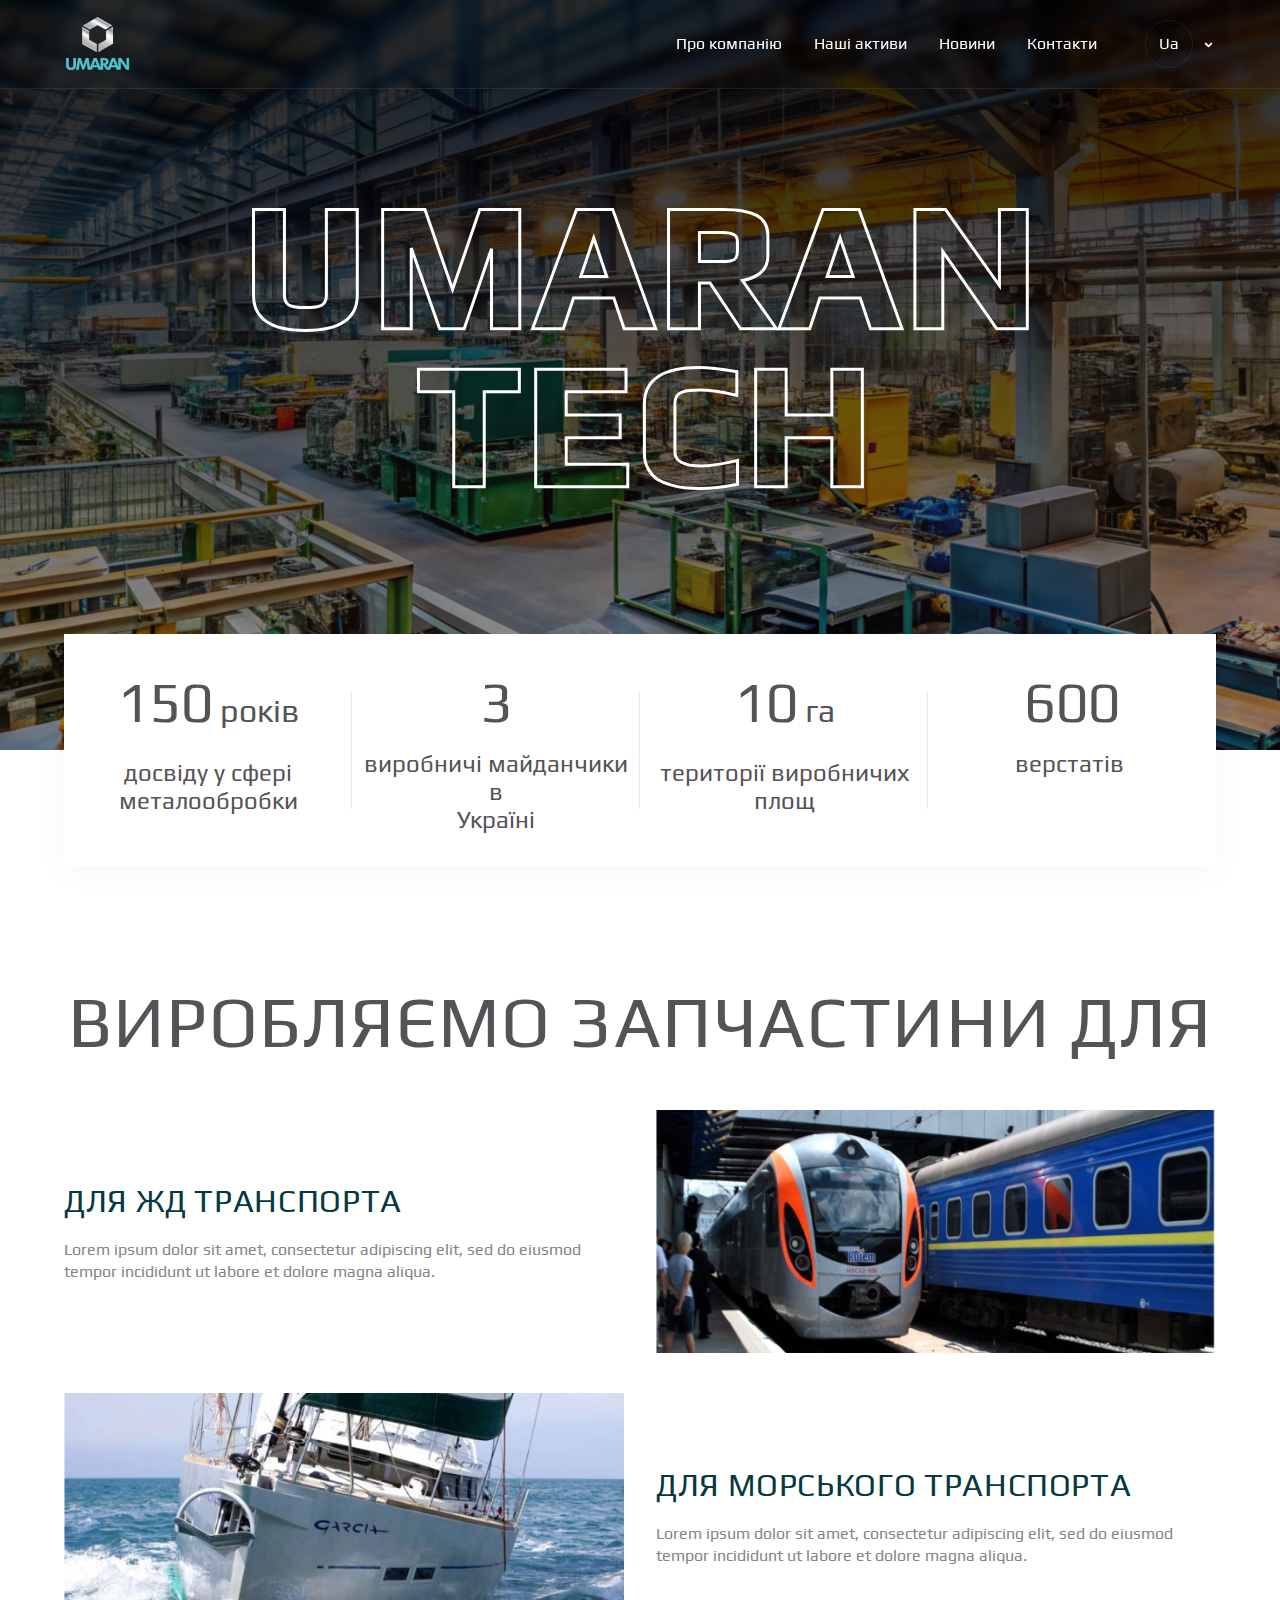
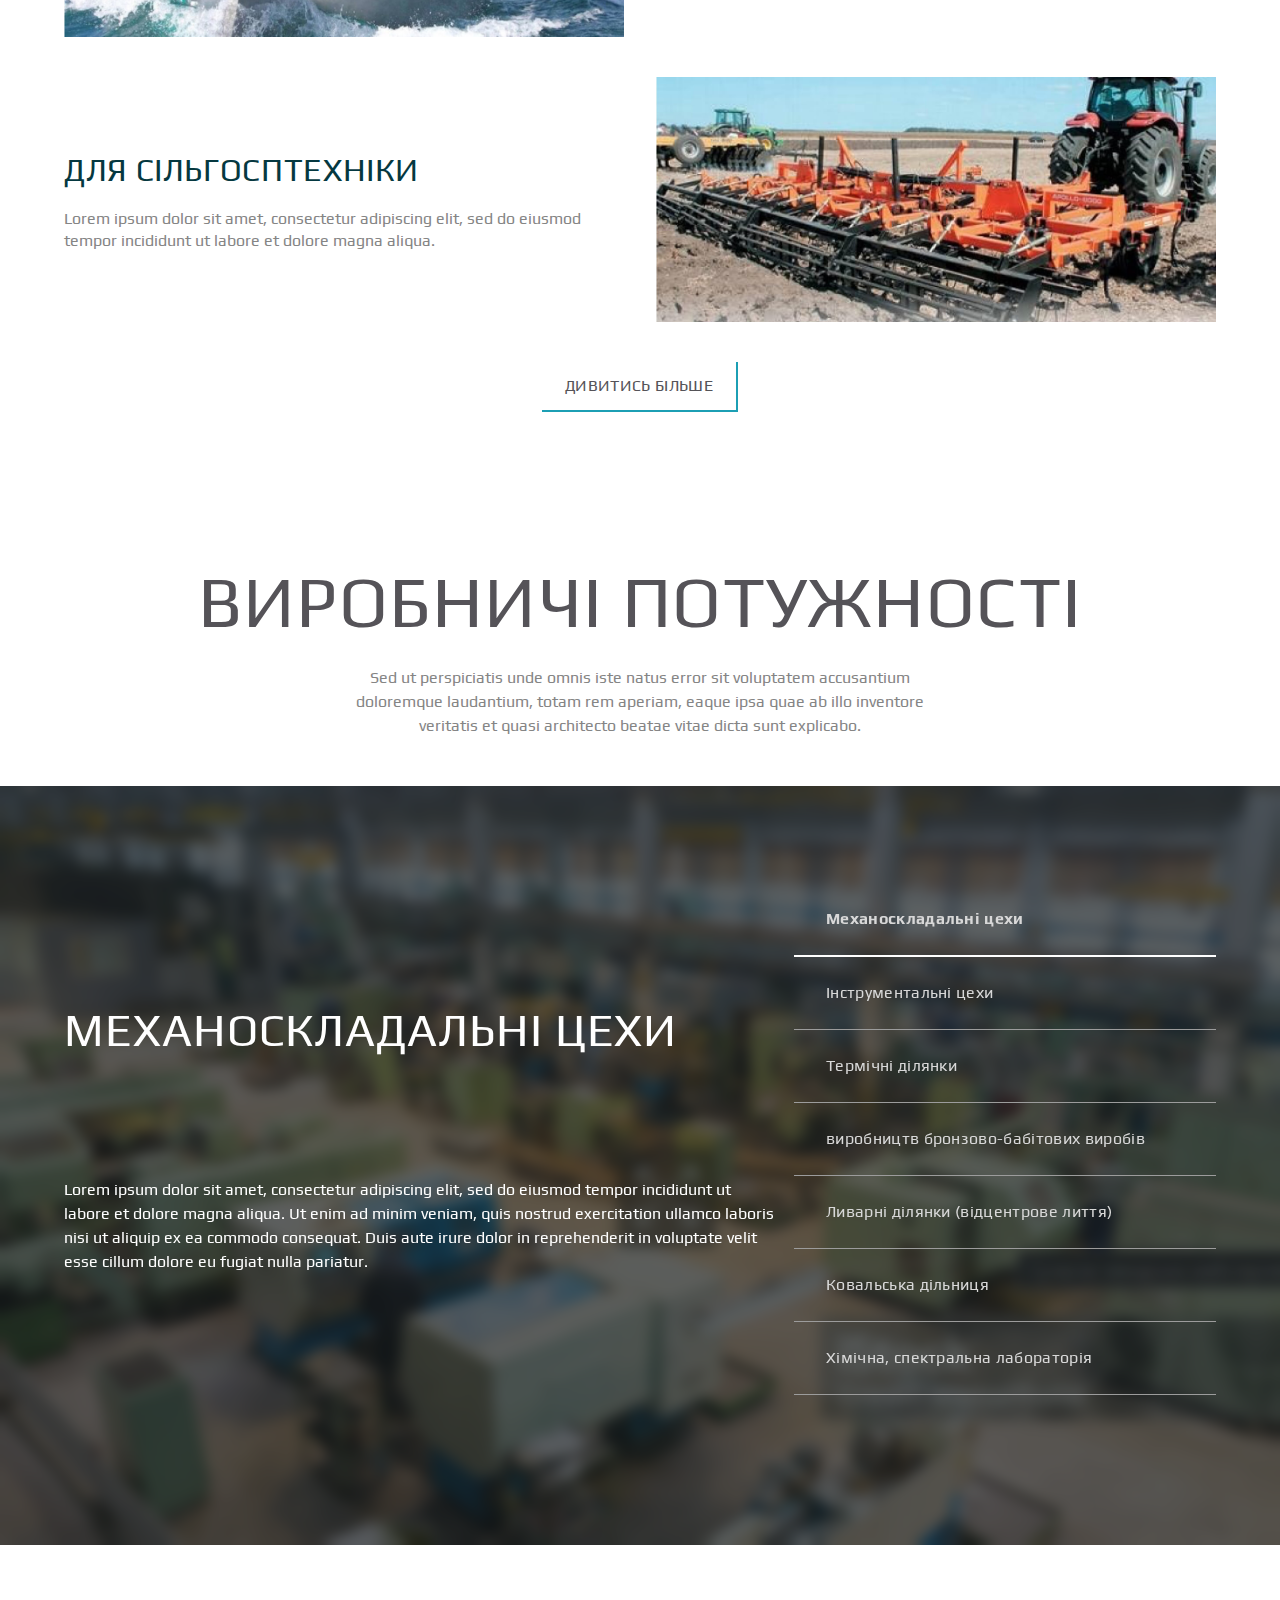
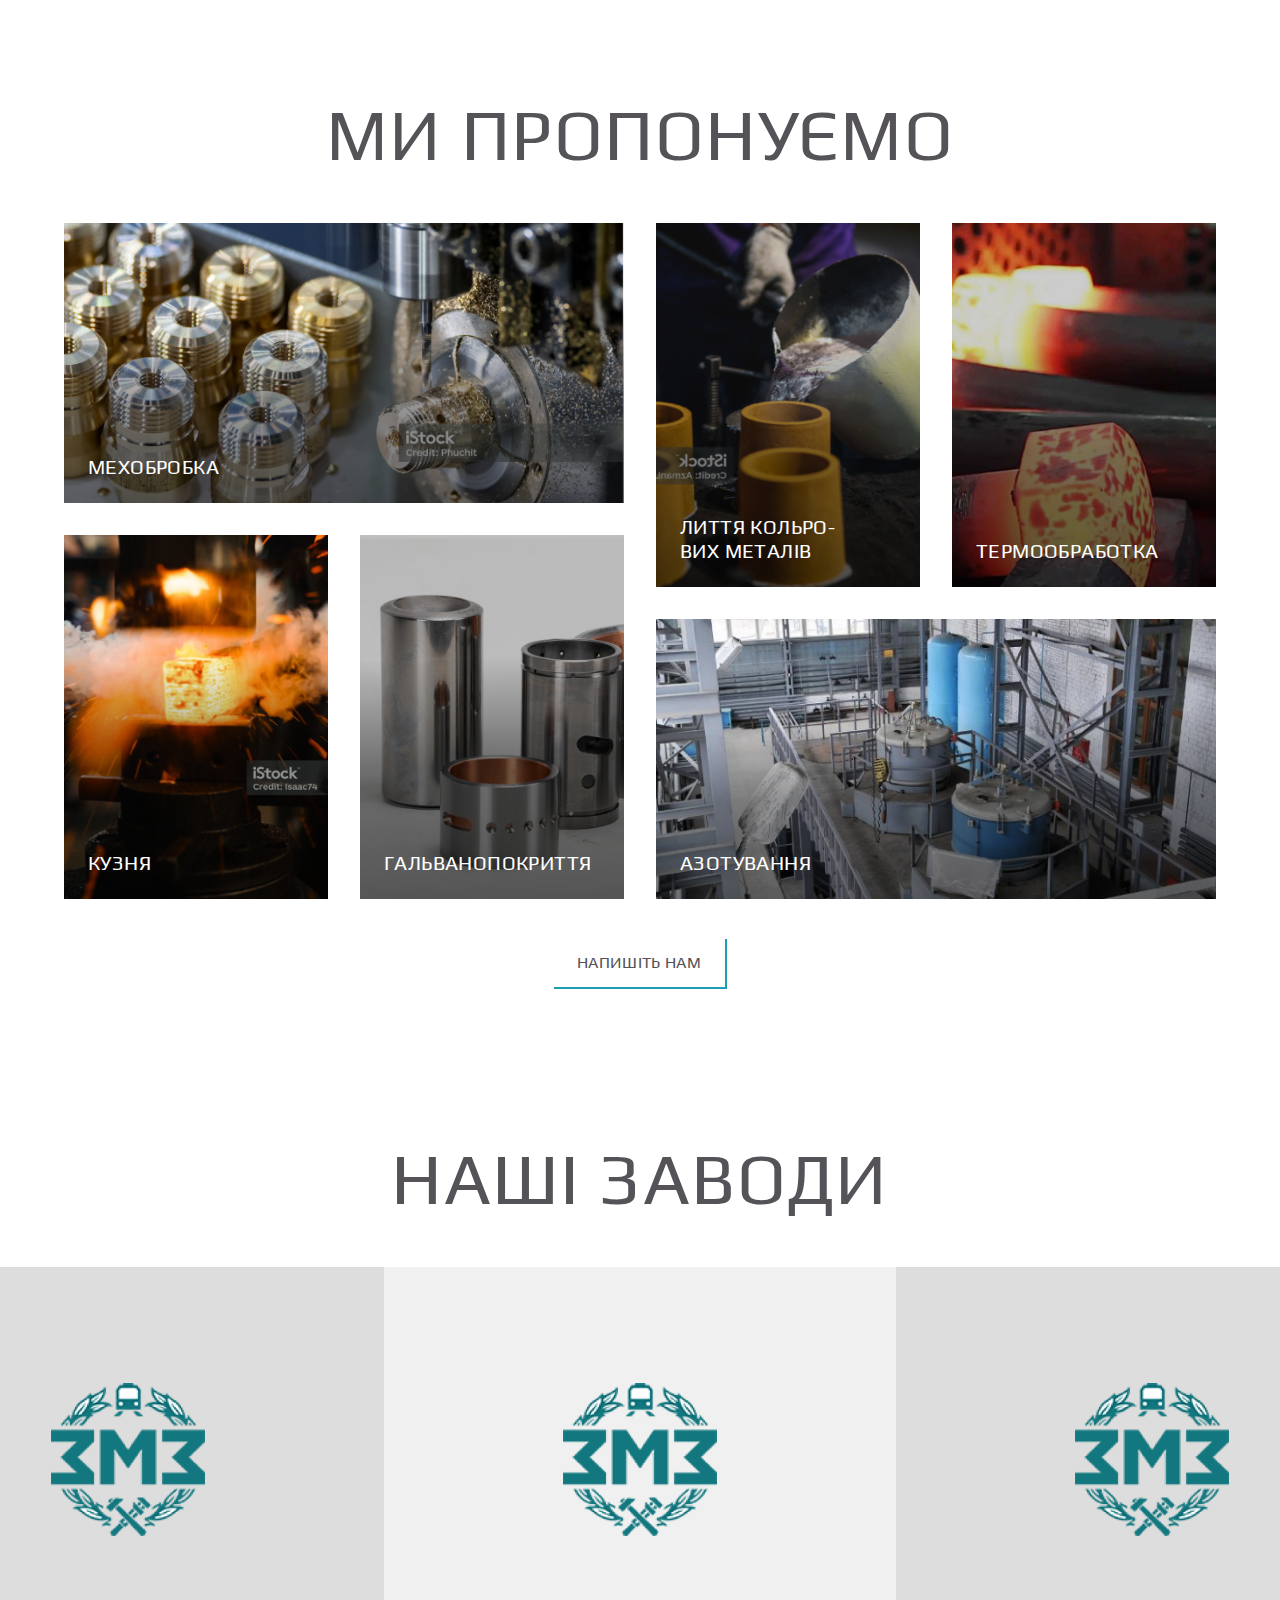
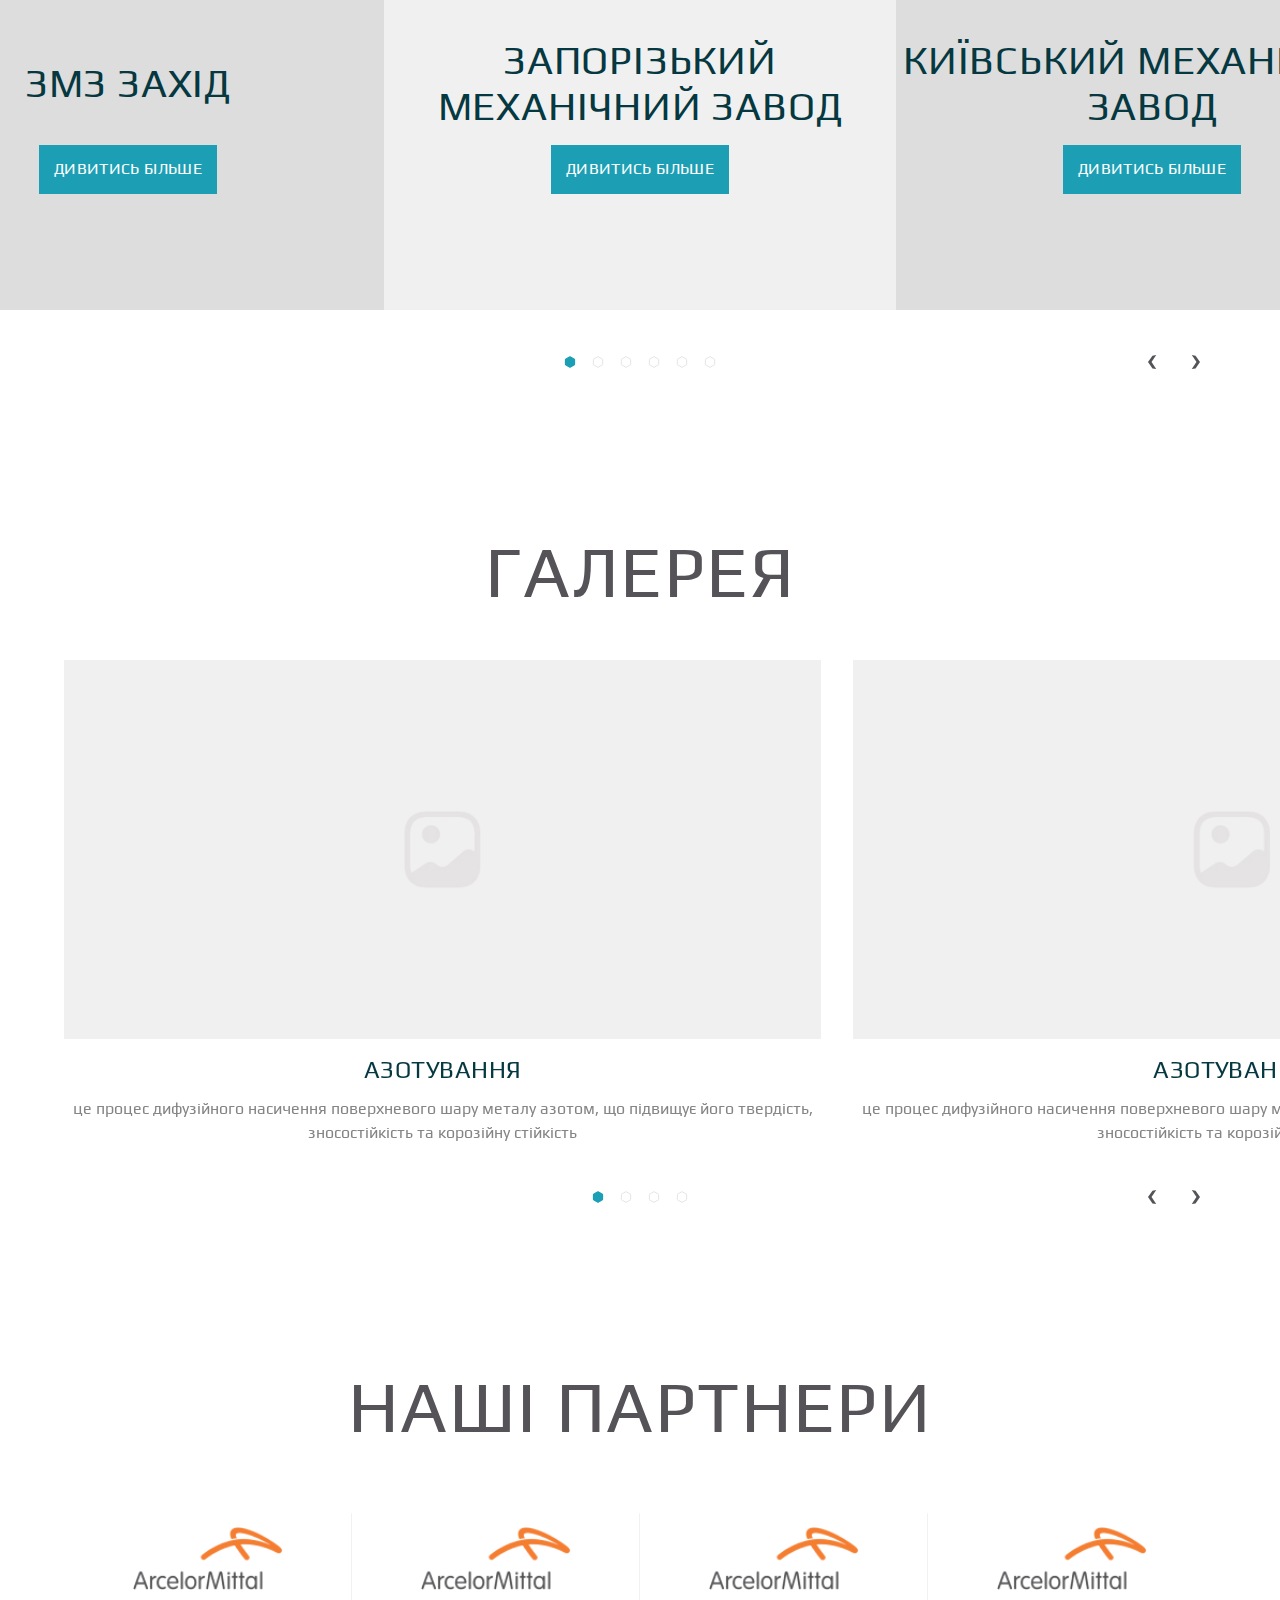
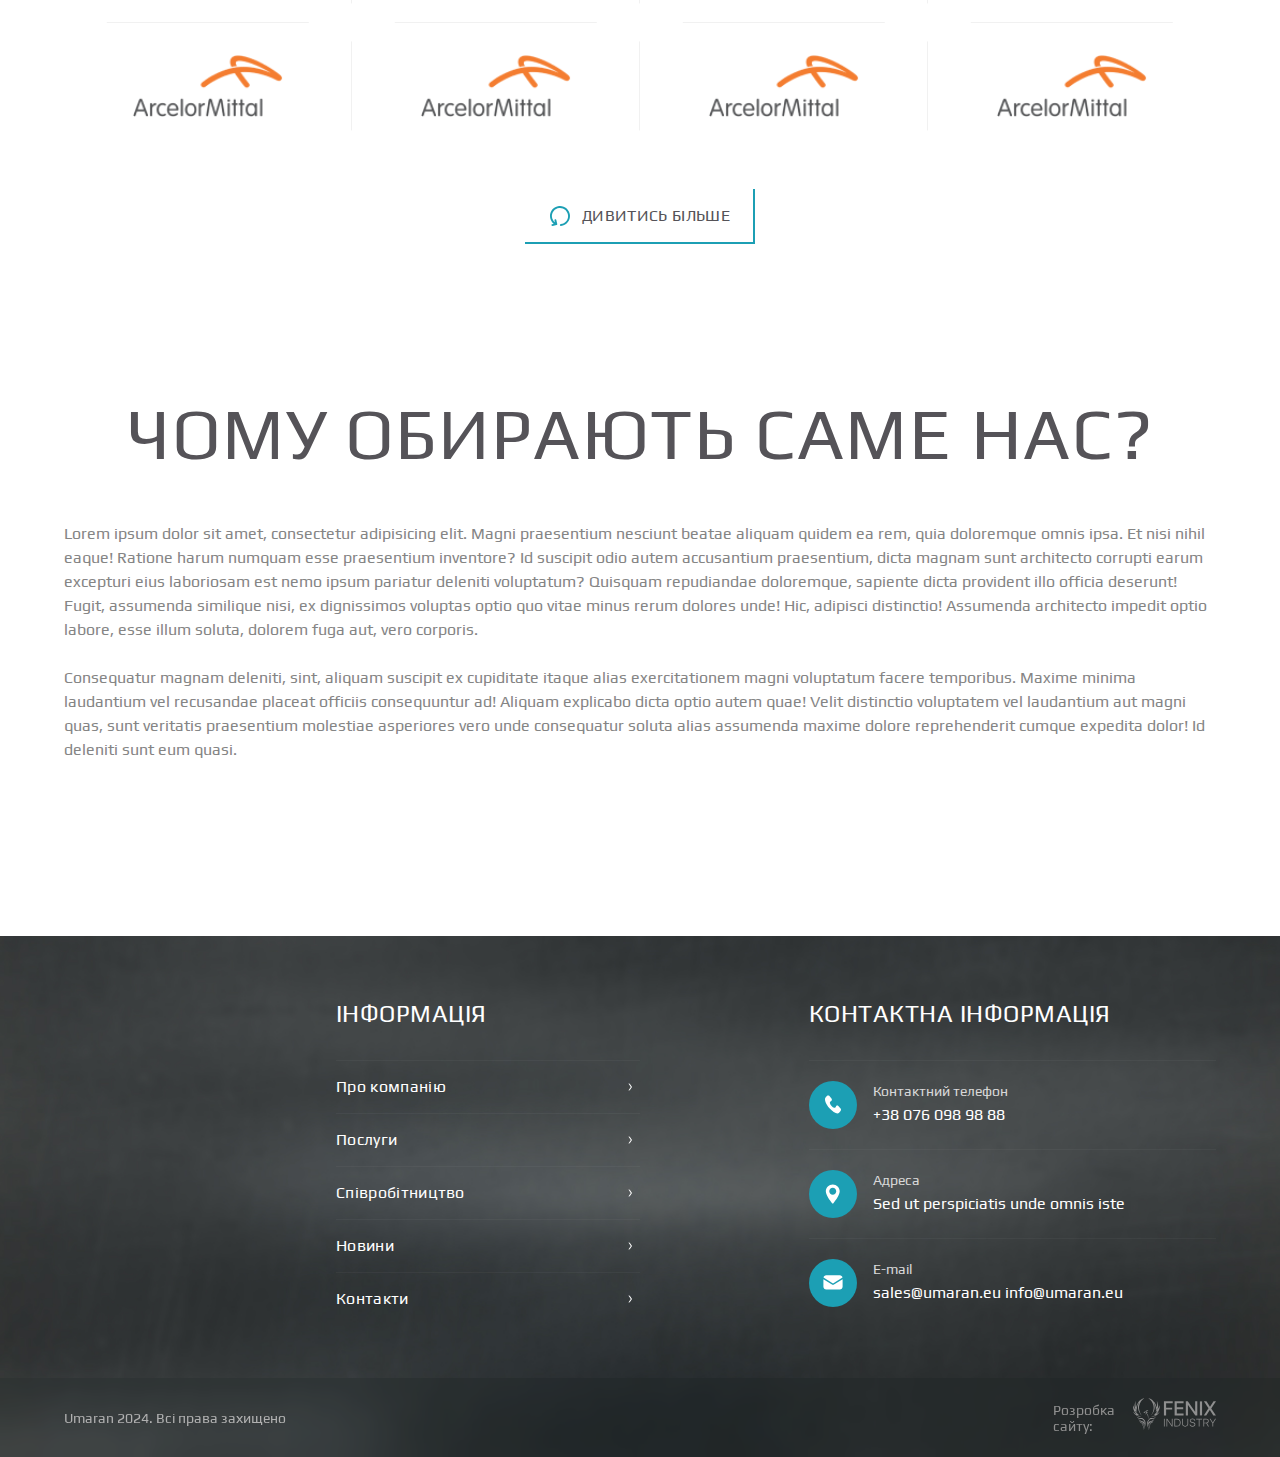
<file: tech.html>
<!DOCTYPE html>
<html lang="uk">
<head>
  <meta charset="UTF-8">
  <meta name="viewport" content="width=device-width, initial-scale=1.0">
  <link rel="preconnect" href="https://fonts.googleapis.com">
  <link rel="preconnect" href="https://fonts.gstatic.com" crossorigin>
  <link href="https://fonts.googleapis.com/css2?family=Play:wght@400;700&display=swap" rel="stylesheet">
  <script src="https://code.jquery.com/jquery-3.7.1.slim.min.js" integrity="sha256-kmHvs0B+OpCW5GVHUNjv9rOmY0IvSIRcf7zGUDTDQM8=" crossorigin="anonymous"></script>
  <link rel="stylesheet" href="https://cdn.jsdelivr.net/npm/swiper@11/swiper-bundle.min.css" />
  <link rel="stylesheet" href="./assets/css/style.min.css">
  <script defer src="https://cdn.jsdelivr.net/npm/swiper@11/swiper-bundle.min.js"></script>
  <script defer src="./assets/js/script.min.js"></script>
  <title>UMARAN | Tech</title>
  <meta name="description" content="Tech page"></head>
<body>

  <!-- header -->
  <header class="header" id="header">
      <div class="container">
          <div class="header__logo">
              <img src="assets/images/icons/logo.png" alt="Logo">
          </div>
          <div class="header__inner">
              <nav class="header__nav">
                  <li class="header__nav-item">
                      <a href="javascript: void(0)" class="header__nav-link">Про компанію</a>
                  </li>
                  <li class="header__nav-item">
                      <a href="javascript: void(0)" class="header__nav-link">Наші активи</a>
                  </li>
                  <li class="header__nav-item">
                      <a href="javascript: void(0)" class="header__nav-link">Новини</a>
                  </li>
                  <li class="header__nav-item">
                      <a href="javascript: void(0)" class="header__nav-link">Контакти</a>
                  </li>
              </nav>
              <div class="header__lang" id="dropdownParent">
                  <div class="header__lang-items">
                      <span id="currentLang">Ua</span>
  
                      <div class="lang-dropdown" id="dropdownItems">
                          <span class="lang-dropdown__item current--lang">Ua</span>
                          <span class="lang-dropdown__item">En</span>
                          <span class="lang-dropdown__item">Es</span>
                      </div>
                  </div>
  
                  <div class="header__lang-deco">
                      <svg width="16" height="16" viewBox="0 0 16 16" fill="none" xmlns="http://www.w3.org/2000/svg">
                          <path d="M11 7L8 10L5 7" stroke="white" stroke-width="2" stroke-linecap="round"
                              stroke-linejoin="round" />
                      </svg>
                  </div>
              </div>
          </div>
  
          <button class="menu-toggle">
              <div class="menu-bar" data-position="top"></div>
              <div class="menu-bar" data-position="bottom"></div>
          </button>
      </div>
  </header>
  
  <div class="mobile-menu">
      <div class="container">
          <div class="mobile__lang">
              <div class="mobile__lang-item chooseLang">Ua</div>
              <div class="mobile__lang-item">En</div>
              <div class="mobile__lang-item">Es</div>
          </div>
  
          <ul class="mobile__list">
              <li>
                  <a href="javascript: void(0)">
                      <span class="text">Про компанію</span>
                      <span class="ico">
                          <svg width="20" height="20" viewBox="0 0 20 20" fill="none" xmlns="http://www.w3.org/2000/svg">
                              <path d="M12 9.97266L9.79626 6.86689L8.42796 6.60092L10.7687 9.97266L12 9.97266Z"
                                  fill="#858585" />
                              <path d="M12 9.97266L9.79626 13.1559L8.42796 13.4219L10.8135 9.89518L12 9.97266Z"
                                  fill="#858585" />
                          </svg>
                      </span>
                  </a>
              </li>
              <li>
                  <a href="javascript: void(0)">
                      <span class="text">Наші активи</span>
                      <span class="ico">
                          <svg width="20" height="20" viewBox="0 0 20 20" fill="none" xmlns="http://www.w3.org/2000/svg">
                              <path d="M12 9.97266L9.79626 6.86689L8.42796 6.60092L10.7687 9.97266L12 9.97266Z"
                                  fill="#858585" />
                              <path d="M12 9.97266L9.79626 13.1559L8.42796 13.4219L10.8135 9.89518L12 9.97266Z"
                                  fill="#858585" />
                          </svg>
                      </span>
                  </a>
              </li>
              <li>
                  <a href="javascript: void(0)">
                      <span class="text">Новини</span>
                      <span class="ico">
                          <svg width="20" height="20" viewBox="0 0 20 20" fill="none" xmlns="http://www.w3.org/2000/svg">
                              <path d="M12 9.97266L9.79626 6.86689L8.42796 6.60092L10.7687 9.97266L12 9.97266Z"
                                  fill="#858585" />
                              <path d="M12 9.97266L9.79626 13.1559L8.42796 13.4219L10.8135 9.89518L12 9.97266Z"
                                  fill="#858585" />
                          </svg>
                      </span>
                  </a>
              </li>
              <li>
                  <a href="javascript: void(0)">
                      <span class="text">Контакти</span>
                      <span class="ico">
                          <svg width="20" height="20" viewBox="0 0 20 20" fill="none" xmlns="http://www.w3.org/2000/svg">
                              <path d="M12 9.97266L9.79626 6.86689L8.42796 6.60092L10.7687 9.97266L12 9.97266Z"
                                  fill="#858585" />
                              <path d="M12 9.97266L9.79626 13.1559L8.42796 13.4219L10.8135 9.89518L12 9.97266Z"
                                  fill="#858585" />
                          </svg>
                      </span>
                  </a>
              </li>
          </ul>
  
          <div class="mobile__contact">
              <p class="mobile__contact-title">контактна інформація</p>
              <ul class="mobile__contact-list">
                  <li>
                      <a href="javascript: void(0)">
                          <span class="ico">
                              <svg width="24" height="24" viewBox="0 0 24 24" fill="none"
                                  xmlns="http://www.w3.org/2000/svg">
                                  <path
                                      d="M18.8493 16.1428L16.8603 13.9099C16.15 13.1125 14.9425 13.4315 14.6583 14.4681C14.4452 15.1859 13.7349 15.5846 13.0956 15.4251C11.6749 15.0263 9.75703 12.953 9.40186 11.2784C9.18876 10.5606 9.61496 9.76318 10.2543 9.52397C11.1777 9.205 11.4618 7.84934 10.7515 7.05189L8.76256 4.81905C8.1943 4.26084 7.3419 4.26084 6.84467 4.81905L5.49504 6.33419C4.1454 7.92908 5.6371 12.1555 8.97566 15.9035C12.3142 19.6515 16.079 21.4059 17.4996 19.811L18.8493 18.2959C19.3465 17.6579 19.3465 16.701 18.8493 16.1428Z"
                                      fill="white" />
                              </svg>
                          </span>
                          <div class="content">
                              <h4 class="title">Контактний телефон</h4>
                              <span class="text">+38 076 098 98 88</span>
                          </div>
                      </a>
                  </li>
                  <li>
                      <a href="javascript: void(0)">
                          <span class="ico">
                              <svg width="24" height="24" viewBox="0 0 24 24" fill="none"
                                  xmlns="http://www.w3.org/2000/svg">
                                  <path
                                      d="M12.2292 3C8.7944 3 6 5.7944 6 9.22916C6 13.4918 11.5745 19.7496 11.8119 20.0139C12.0348 20.2622 12.424 20.2618 12.6465 20.0139C12.8839 19.7496 18.4584 13.4918 18.4584 9.22916C18.4583 5.7944 15.664 3 12.2292 3ZM12.2292 12.3632C10.5011 12.3632 9.09516 10.9573 9.09516 9.22916C9.09516 7.50103 10.5011 6.09513 12.2292 6.09513C13.9573 6.09513 15.3632 7.50106 15.3632 9.2292C15.3632 10.9573 13.9573 12.3632 12.2292 12.3632Z"
                                      fill="white" />
                              </svg>
                          </span>
                          <div class="content">
                              <h4 class="title">Адреса</h4>
                              <span class="text">Sed ut perspiciatis unde omnis iste</span>
                          </div>
                      </a>
                  </li>
                  <li>
                      <a href="javascript: void(0)">
                          <span class="ico">
                              <svg width="24" height="24" viewBox="0 0 24 24" fill="none"
                                  xmlns="http://www.w3.org/2000/svg">
                                  <path
                                      d="M12.7161 14.1515C12.5605 14.2488 12.3854 14.2877 12.2297 14.2877C12.0741 14.2877 11.899 14.2488 11.7433 14.1515L4 9.42383V15.708C4 17.0504 5.08951 18.1399 6.43195 18.1399H18.047C19.3894 18.1399 20.4789 17.0504 20.4789 15.708V9.42383L12.7161 14.1515Z"
                                      fill="white" />
                                  <path
                                      d="M18.0541 6H6.43909C5.29121 6 4.31843 6.81714 4.08496 7.90665L12.2563 12.8873L20.4082 7.90665C20.1748 6.81714 19.202 6 18.0541 6Z"
                                      fill="white" />
                              </svg>
                          </span>
                          <div class="content">
                              <h4 class="title">Е-mail</h4>
                              <span class="text">sales@umaran.eu</span>
                              <span class="text">info@umaran.eu</span>
                          </div>
                      </a>
                  </li>
              </ul>
          </div>
      </div>
  </div><main class="tech-page">
      <section class="hero" style="background: url('assets/images/tech/bg-hero.jpg') no-repeat center center/cover;">
          <div class="container">
              <div class="hero__title">
                  <img src="assets/images/tech/logo-title.svg" alt="UMARAH">
              </div>
          </div>
      </section>
      
      <div class="container">
          <div class="tech__box">
              <div class="tech__box-item">
                  <p class="title"><span>150</span> років </p>
                  <p class="description">
                      досвіду у сфері <br> металообробки
                  </p>
              </div>
              <div class="tech__box-item">
                  <p class="title">3</p>
                  <p class="description">
                      виробничі майданчики в <br> Україні
                  </p>
              </div>
              <div class="tech__box-item">
                  <p class="title"><span>10</span> га </p>
                  <p class="description">
                      території виробничих <br> площ
                  </p>
              </div>
              <div class="tech__box-item">
                  <p class="title">600</p>
                  <p class="description">
                      верстатів 
                  </p>
              </div>
          </div>
      
      </div>    <section class="develop">
          <div class="container">
              <h2 class="h2 develop__title">
                  виробляємо запчастини для
              </h2>
      
              <div class="develop__content">
                  <div class="develop__card card--reverse">
                      <div class="develop__card-content">
                          <h3 class="develop__card-title">
                              для жд транспорта
                          </h3>
                          <p class="develop__card-desc">
                              Lorem ipsum dolor sit amet, consectetur adipiscing elit, sed do eiusmod tempor incididunt ut
                              labore et dolore magna aliqua.
                          </p>
                      </div>
                      <div class="develop__card-thumb">
                          <img src="assets/images/tech/card1.jpg" alt="">
                      </div>
                  </div>
                  <div class="develop__card">
                      <div class="develop__card-thumb">
                          <img src="assets/images/tech/card2.jpg" alt="">
                      </div>
                      <div class="develop__card-content">
                          <h3 class="develop__card-title">
                              для морського транспорта
                          </h3>
                          <p class="develop__card-desc">
                              Lorem ipsum dolor sit amet, consectetur adipiscing elit, sed do eiusmod tempor incididunt ut
                              labore et dolore magna aliqua.
                          </p>
                      </div>
                  </div>
                  <div class="develop__card card--reverse">
                      <div class="develop__card-content">
                          <h3 class="develop__card-title">
                              для сільгосптехніки
                          </h3>
                          <p class="develop__card-desc">
                              Lorem ipsum dolor sit amet, consectetur adipiscing elit, sed do eiusmod tempor incididunt ut
                              labore et dolore magna aliqua.
                          </p>
                      </div>
                      <div class="develop__card-thumb">
                          <img src="assets/images/tech/card3.jpg" alt="">
                      </div>
                  </div>
              </div>
      
              <a href="javascript: void(0)" class="develop__link link--bordered link--colored">
                  <span class="rect"></span>
                  Дивитись більше
              </a>
          </div>
      </section>    <section class="powered section-content">
          <div class="container">
              <h2 class="h2 powered__title">
                  виробничі потужності
              </h2>
              <p class="powered__desc">
                  Sed ut perspiciatis unde omnis iste natus error sit voluptatem accusantium doloremque laudantium, totam rem
                  aperiam, eaque ipsa quae ab illo inventore veritatis et quasi architecto beatae vitae dicta sunt explicabo.
              </p>
          </div>
      
          <div class="powered__content"
              style="background: url(assets/images/tech/bg-powered.jpg) no-repeat center center/cover;">
              <div class="container">
                  <div class="col">
                      <div class="tabcontent">
                          <h4 class="tabcontent__title">
                              механоскладальні цехи
                          </h4>
                          <p class="tabcontent__desc">
                              Lorem ipsum dolor sit amet, consectetur adipiscing elit, sed do eiusmod tempor incididunt ut
                              labore et dolore magna aliqua. Ut enim ad minim veniam, quis nostrud exercitation ullamco
                              laboris nisi ut aliquip ex ea commodo consequat. Duis aute irure dolor in reprehenderit in
                              voluptate velit esse cillum dolore eu fugiat nulla pariatur.
                          </p>
                      </div>
                      <div class="tabcontent">
                          <h4 class="tabcontent__title">
                              Інструментальні цехи
                          </h4>
                          <p class="tabcontent__desc">
                              Lorem ipsum dolor sit amet, consectetur adipiscing elit, sed do eiusmod tempor incididunt ut
                              labore et dolore magna aliqua. Ut enim ad minim veniam, quis nostrud exercitation ullamco
                              laboris nisi ut aliquip ex ea commodo consequat. Duis aute irure dolor in reprehenderit in
                              voluptate velit esse cillum dolore eu fugiat nulla pariatur.
                          </p>
                      </div>
                      <div class="tabcontent">
                          <h4 class="tabcontent__title">
                              Термічні ділянки
                          </h4>
                          <p class="tabcontent__desc">
                              Lorem ipsum dolor sit amet, consectetur adipiscing elit, sed do eiusmod tempor incididunt ut
                              labore et dolore magna aliqua. Ut enim ad minim veniam, quis nostrud exercitation ullamco
                              laboris nisi ut aliquip ex ea commodo consequat. Duis aute irure dolor in reprehenderit in
                              voluptate velit esse cillum dolore eu fugiat nulla pariatur.
                          </p>
                      </div>
                      <div class="tabcontent">
                          <h4 class="tabcontent__title">
                              виробництв бронзово-бабітових виробів
                          </h4>
                          <p class="tabcontent__desc">
                              Lorem ipsum dolor sit amet, consectetur adipiscing elit, sed do eiusmod tempor incididunt ut
                              labore et dolore magna aliqua. Ut enim ad minim veniam, quis nostrud exercitation ullamco
                              laboris nisi ut aliquip ex ea commodo consequat. Duis aute irure dolor in reprehenderit in
                              voluptate velit esse cillum dolore eu fugiat nulla pariatur.
                          </p>
                      </div>
                      <div class="tabcontent">
                          <h4 class="tabcontent__title">
                              Ливарні ділянки (відцентрове лиття)
                          </h4>
                          <p class="tabcontent__desc">
                              Lorem ipsum dolor sit amet, consectetur adipiscing elit, sed do eiusmod tempor incididunt ut
                              labore et dolore magna aliqua. Ut enim ad minim veniam, quis nostrud exercitation ullamco
                              laboris nisi ut aliquip ex ea commodo consequat. Duis aute irure dolor in reprehenderit in
                              voluptate velit esse cillum dolore eu fugiat nulla pariatur.
                          </p>
                      </div>
                      <div class="tabcontent">
                          <h4 class="tabcontent__title">
                              Ковальська дільниця
                          </h4>
                          <p class="tabcontent__desc">
                              Lorem ipsum dolor sit amet, consectetur adipiscing elit, sed do eiusmod tempor incididunt ut
                              labore et dolore magna aliqua. Ut enim ad minim veniam, quis nostrud exercitation ullamco
                              laboris nisi ut aliquip ex ea commodo consequat. Duis aute irure dolor in reprehenderit in
                              voluptate velit esse cillum dolore eu fugiat nulla pariatur.
                          </p>
                      </div>
                      <div class="tabcontent">
                          <h4 class="tabcontent__title">
                              Хімічна, спектральна лабораторія
                          </h4>
                          <p class="tabcontent__desc">
                              Lorem ipsum dolor sit amet, consectetur adipiscing elit, sed do eiusmod tempor incididunt ut
                              labore et dolore magna aliqua. Ut enim ad minim veniam, quis nostrud exercitation ullamco
                              laboris nisi ut aliquip ex ea commodo consequat. Duis aute irure dolor in reprehenderit in
                              voluptate velit esse cillum dolore eu fugiat nulla pariatur.
                          </p>
                      </div>
                  </div>
                  <div class="col">
                      <div class="tabheader">
                          <div class="tabheader__items">
                              <div class="tabheader__item">
                                  Механоскладальні цехи
                              </div>
                              <div class="tabheader__item">
                                  Інструментальні цехи
                              </div>
                              <div class="tabheader__item">
                                  Термічні ділянки
                              </div>
                              <div class="tabheader__item">
                                  виробництв бронзово-бабітових виробів
                              </div>
                              <div class="tabheader__item">
                                  Ливарні ділянки (відцентрове лиття)
                              </div>
                              <div class="tabheader__item">
                                  Ковальська дільниця
                              </div>
                              <div class="tabheader__item">
                                  Хімічна, спектральна лабораторія
                              </div>
                          </div>
                      </div>
                  </div>
              </div>
      
          </div>
      </section>    <section class="suggest section-content">
          <div class="container">
              <h2 class="h2 suggest__title">
                  ми пропонуємо
              </h2>
              
              <div class="suggest__content">
                  <div class="col">
                      <a href="javascript: void(0)" class="col__item item--lg">
                          <div class="thumbnail">
                              <img src="assets/images/suggest1.jpg" alt="мехобробка">
                          </div>
                          <p class="title">мехобробка</p>
                      </a>
                      <a href="javascript: void(0)" class="col__item">
                          <div class="thumbnail">
                              <img src="assets/images/suggest2.jpg" alt="кузня">
                          </div>
                          <p class="title">кузня</p>
                      </a>
                      <a href="javascript: void(0)" class="col__item">
                          <div class="thumbnail">
                              <img src="assets/images/suggest3.jpg" alt="гальванопокриття">
                          </div>
                          <p class="title">гальванопокриття</p>
                      </a>
                  </div>
                  <div class="col">
                      <a href="javascript: void(0)" class="col__item">
                          <div class="thumbnail">
                              <img src="assets/images/suggest4.jpg" alt="лиття кольрових металів">
                          </div>
                          <p class="title">лиття кольрових металів</p>
                      </a>
                      <a href="javascript: void(0)" class="col__item">
                          <div class="thumbnail">
                              <img src="assets/images/suggest5.jpg" alt="термообработка">
                          </div>
                          <p class="title">термообработка</p>
                      </a>
                      <a href="javascript: void(0)" class="col__item item--lg">
                          <div class="thumbnail">
                              <img src="assets/images/suggest6.jpg" alt="Азотування">
                          </div>
                          <p class="title">Азотування</p>
                      </a>
                  </div>
              </div>
              
              <a href="javascript: void(0)" class="suggest__link link--bordered link--colored">
                  <span class="rect"></span>
                  Напишіть нам
              </a>    </div>
      </section>    <section class="factories section-content">
          <div class="container">
              <h2 class="h2 factories__title">наші заводи</h2>
          </div>
          <div class="factories__gallery swiper">
              <div class="factories__gallery-wrapper swiper-wrapper">
                  <div class="factories__gallery-slide swiper-slide">
                      <div class="logo">
                          <img src="assets/images/tech/factories.png" alt="Запорізький механічний завод">
                      </div>
                      <h3 class="title">Запорізький механічний завод</h3>
                      <a href="javascript: void(0)" class="link">Дивитись більше</a>
                  </div>
                  <div class="factories__gallery-slide swiper-slide">
                      <div class="logo">
                          <img src="assets/images/tech/factories.png" alt="Запорізький механічний завод">
                      </div>
                      <h3 class="title">Київський механічний завод</h3>
                      <a href="javascript: void(0)" class="link">Дивитись більше</a>
                  </div>
                  <div class="factories__gallery-slide swiper-slide">
                      <div class="logo">
                          <img src="assets/images/tech/factories.png" alt="Запорізький механічний завод">
                      </div>
                      <h3 class="title">ЗМЗ Захід</h3>
                      <a href="javascript: void(0)" class="link">Дивитись більше</a>
                  </div>
                  <div class="factories__gallery-slide swiper-slide">
                      <div class="logo">
                          <img src="assets/images/tech/factories.png" alt="Запорізький механічний завод">
                      </div>
                      <h3 class="title">Запорізький механічний завод</h3>
                      <a href="javascript: void(0)" class="link">Дивитись більше</a>
                  </div>
                  <div class="factories__gallery-slide swiper-slide">
                      <div class="logo">
                          <img src="assets/images/tech/factories.png" alt="Запорізький механічний завод">
                      </div>
                      <h3 class="title">Київський механічний завод</h3>
                      <a href="javascript: void(0)" class="link">Дивитись більше</a>
                  </div>
                  <div class="factories__gallery-slide swiper-slide">
                      <div class="logo">
                          <img src="assets/images/tech/factories.png" alt="Запорізький механічний завод">
                      </div>
                      <h3 class="title">ЗМЗ Захід</h3>
                      <a href="javascript: void(0)" class="link">Дивитись більше</a>
                  </div>
              </div>
          </div>
          <div class="container">
              <div class="nav-wrapper">
                  <div class="wrapper--width link--null">
                      <div class="factories-pagination"></div>
                  </div>
                  <div class="wrapper--width link--null">
                      <div class="factories-navigation">
                          <div class="factories--prev factories-navigation__item">
                              <svg width="40" height="40" viewBox="0 0 40 40" fill="none" xmlns="http://www.w3.org/2000/svg">
                                  <path d="M16 19.9463L20.4724 13.6433L24.2493 13.1035L19.4988 19.9463L16 19.9463Z"
                                      fill="#555358" />
                                  <path d="M16 19.9463L20.4724 26.4065L24.2493 26.9463L19.4079 19.7891L16 19.9463Z"
                                      fill="#555358" />
                              </svg>
                          </div>
                          <div class="factories--next factories-navigation__item">
                              <svg width="40" height="40" viewBox="0 0 40 40" fill="none" xmlns="http://www.w3.org/2000/svg">
                                  <path d="M24 19.9463L19.5276 13.6433L15.7507 13.1035L20.5012 19.9463L24 19.9463Z"
                                      fill="#555358" />
                                  <path d="M24 19.9463L19.5276 26.4065L15.7507 26.9463L20.5921 19.7891L24 19.9463Z"
                                      fill="#555358" />
                              </svg>
                          </div>
                      </div>
                  </div>
              </div>
          </div>
      </section>    <section class="gallerytech section-content">
          <div class="container">
              <h2 class="h2 gallerytech__title">
                  галерея
              </h2>
              <div class="gallerytech__slider swiper">
                  <div class="gallerytech__slider-wrapper swiper-wrapper">
                      <div class="gallerytech__slider-slide swiper-slide">
                          <div class="thumbnail">
                              <img src="assets/images/tech/gallery.jpg" alt="Alt">
                          </div>
                          <h4 class="title">азотування</h4>
                          <p class="desc">
                              це процес дифузійного насичення поверхневого шару металу азотом, що підвищує його твердість,
                              зносостійкість та корозійну стійкість
                          </p>
                      </div>
                      <div class="gallerytech__slider-slide swiper-slide">
                          <div class="thumbnail">
                              <img src="assets/images/tech/gallery.jpg" alt="Alt">
                          </div>
                          <h4 class="title">азотування</h4>
                          <p class="desc">
                              це процес дифузійного насичення поверхневого шару металу азотом, що підвищує його твердість,
                              зносостійкість та корозійну стійкість
                          </p>
                      </div>
                      <div class="gallerytech__slider-slide swiper-slide">
                          <div class="thumbnail">
                              <img src="assets/images/tech/gallery.jpg" alt="Alt">
                          </div>
                          <h4 class="title">азотування</h4>
                          <p class="desc">
                              це процес дифузійного насичення поверхневого шару металу азотом, що підвищує його твердість,
                              зносостійкість та корозійну стійкість
                          </p>
                      </div>
                      <div class="gallerytech__slider-slide swiper-slide">
                          <div class="thumbnail">
                              <img src="assets/images/tech/gallery.jpg" alt="Alt">
                          </div>
                          <h4 class="title">азотування</h4>
                          <p class="desc">
                              це процес дифузійного насичення поверхневого шару металу азотом, що підвищує його твердість,
                              зносостійкість та корозійну стійкість
                          </p>
                      </div>
                  </div>
              </div>
      
              <div class="nav-wrapper">
                  <div class="wrapper--width link--null">
                      <div class="gallery-pagination"></div>
                  </div>
                  <div class="wrapper--width link--null">
                      <div class="gallery-navigation">
                          <div class="gallery--prev gallery-navigation__item">
                              <svg width="40" height="40" viewBox="0 0 40 40" fill="none" xmlns="http://www.w3.org/2000/svg">
                                  <path d="M16 19.9463L20.4724 13.6433L24.2493 13.1035L19.4988 19.9463L16 19.9463Z"
                                      fill="#555358" />
                                  <path d="M16 19.9463L20.4724 26.4065L24.2493 26.9463L19.4079 19.7891L16 19.9463Z"
                                      fill="#555358" />
                              </svg>
                          </div>
                          <div class="gallery--next gallery-navigation__item">
                              <svg width="40" height="40" viewBox="0 0 40 40" fill="none" xmlns="http://www.w3.org/2000/svg">
                                  <path d="M24 19.9463L19.5276 13.6433L15.7507 13.1035L20.5012 19.9463L24 19.9463Z"
                                      fill="#555358" />
                                  <path d="M24 19.9463L19.5276 26.4065L15.7507 26.9463L20.5921 19.7891L24 19.9463Z"
                                      fill="#555358" />
                              </svg>
                          </div>
                      </div>
                  </div>
              </div>
          </div>
      </section>    <section class="partners section-content">
          <div class="container">
              <h2 class="h2 partners__title">
                  наші партнери
              </h2>
              <div class="partners__items">
                  <div class="inner">
                      <a href="javascript: void(0)" class="partners__box">
                          <img src="assets/images/partner.png" alt="Partner">
                      </a>
                  </div>
                  <div class="inner">
                      <a href="javascript: void(0)" class="partners__box">
                          <img src="assets/images/partner.png" alt="Partner">
                      </a>
                  </div>
                  <div class="inner">
                      <a href="javascript: void(0)" class="partners__box">
                          <img src="assets/images/partner.png" alt="Partner">
                      </a>
                  </div>
                  <div class="inner">
                      <a href="javascript: void(0)" class="partners__box">
                          <img src="assets/images/partner.png" alt="Partner">
                      </a>
                  </div>
                  <div class="inner">
                      <a href="javascript: void(0)" class="partners__box">
                          <img src="assets/images/partner.png" alt="Partner">
                      </a>
                  </div>
                  <div class="inner">
                      <a href="javascript: void(0)" class="partners__box">
                          <img src="assets/images/partner.png" alt="Partner">
                      </a>
                  </div>
                  <div class="inner">
                      <a href="javascript: void(0)" class="partners__box">
                          <img src="assets/images/partner.png" alt="Partner">
                      </a>
                  </div>
                  <div class="inner">
                      <a href="javascript: void(0)" class="partners__box">
                          <img src="assets/images/partner.png" alt="Partner">
                      </a>
                  </div>
              </div>
              <button class="load-more link--bordered link--colored">
                  <span class="rect"></span>
                  <span class="ico">
                      <svg width="24" height="24" viewBox="0 0 24 24" fill="none" xmlns="http://www.w3.org/2000/svg">
                          <path
                              d="M12.0232 2.00011C11.6858 1.99943 11.3455 2.01452 11.0027 2.05003C5.51865 2.59853 1.50203 7.51066 2.05003 12.9996C2.3259 15.7627 3.71219 18.15 5.71334 19.7729L4.19838 20.1252C4.07681 20.1531 3.96192 20.2047 3.86031 20.2771C3.75869 20.3495 3.67234 20.4412 3.60619 20.5471C3.54005 20.6529 3.49541 20.7708 3.47483 20.894C3.45425 21.0171 3.45813 21.1431 3.48626 21.2647C3.51439 21.3864 3.5662 21.5012 3.63875 21.6028C3.71129 21.7043 3.80313 21.7905 3.90901 21.8565C4.0149 21.9225 4.13274 21.967 4.25581 21.9873C4.37887 22.0077 4.50474 22.0035 4.6262 21.9751L8.54509 21.0575C8.78872 21.0001 8.9998 20.8487 9.13233 20.6362C9.26485 20.4237 9.30807 20.1673 9.25256 19.9231L8.34321 15.9988C8.29487 15.7797 8.17047 15.5847 7.99213 15.4487C7.81378 15.3126 7.59302 15.2442 7.36905 15.2556C7.2291 15.2624 7.0924 15.3002 6.96878 15.3662C6.84517 15.4322 6.7377 15.5248 6.65411 15.6374C6.57052 15.7499 6.51289 15.8796 6.48536 16.0171C6.45783 16.1546 6.46109 16.2966 6.49489 16.4327L6.93197 18.3216C5.29581 17.0059 4.16479 15.0711 3.9391 12.8106C3.49301 8.34238 6.7274 4.38167 11.1916 3.93519C15.6559 3.48867 19.6149 6.73155 20.061 11.1997C20.5071 15.6679 17.2653 19.6305 12.801 20.077C12.6742 20.0858 12.5504 20.12 12.437 20.1776C12.3236 20.2352 12.223 20.3149 12.141 20.4122C12.059 20.5094 11.9973 20.6222 11.9597 20.7438C11.922 20.8653 11.9091 20.9932 11.9218 21.1198C11.9344 21.2464 11.9724 21.3692 12.0333 21.4809C12.0943 21.5926 12.177 21.6908 12.2766 21.7699C12.3762 21.849 12.4907 21.9073 12.6132 21.9412C12.7358 21.9752 12.8639 21.9842 12.9899 21.9677C18.474 21.4192 22.4981 16.4996 21.95 11.0107C21.4363 5.86479 17.084 2.00994 12.0232 2.00011Z"
                              fill="#1C9FB4" />
                      </svg>
              
                  </span>
                  <span class="text">Дивитись більше</span>
              </button>    </div>
      </section>
      
      <section class="whyus section-content">
          <div class="container">
              <h2 class="h2 whyus__title">чому обирають саме нас?</h2>
              <div class="whyus__content">
                  <p>
                      Lorem ipsum dolor sit amet, consectetur adipisicing elit. Magni praesentium nesciunt beatae aliquam quidem ea rem, quia doloremque omnis ipsa. Et nisi nihil eaque! Ratione harum numquam esse praesentium inventore?
                      Id suscipit odio autem accusantium praesentium, dicta magnam sunt architecto corrupti earum excepturi eius laboriosam est nemo ipsum pariatur deleniti voluptatum? Quisquam repudiandae doloremque, sapiente dicta provident illo officia deserunt!
                      Fugit, assumenda similique nisi, ex dignissimos voluptas optio quo vitae minus rerum dolores unde! Hic, adipisci distinctio! Assumenda architecto impedit optio labore, esse illum soluta, dolorem fuga aut, vero corporis.
                  </p>
                  <p>
                      Consequatur magnam deleniti, sint, aliquam suscipit ex cupiditate itaque alias exercitationem magni voluptatum facere temporibus. Maxime minima laudantium vel recusandae placeat officiis consequuntur ad! Aliquam explicabo dicta optio autem quae!
                      Velit distinctio voluptatem vel laudantium aut magni quas, sunt veritatis praesentium molestiae asperiores vero unde consequatur soluta alias assumenda maxime dolore reprehenderit cumque expedita dolor! Id deleniti sunt eum quasi.
                  </p>
                  <p>
                      Lorem ipsum dolor sit amet, consectetur adipisicing elit. Magni praesentium nesciunt beatae aliquam quidem ea rem, quia doloremque omnis ipsa. Et nisi nihil eaque! Ratione harum numquam esse praesentium inventore?
                      Id suscipit odio autem accusantium praesentium, dicta magnam sunt architecto corrupti earum excepturi eius laboriosam est nemo ipsum pariatur deleniti voluptatum? Quisquam repudiandae doloremque, sapiente dicta provident illo officia deserunt!
                      Fugit, assumenda similique nisi, ex dignissimos voluptas optio quo vitae minus rerum dolores unde! Hic, adipisci distinctio! Assumenda architecto impedit optio labore, esse illum soluta, dolorem fuga aut, vero corporis.
                  </p>
                  <p>
                      Consequatur magnam deleniti, sint, aliquam suscipit ex cupiditate itaque alias exercitationem magni voluptatum facere temporibus. Maxime minima laudantium vel recusandae placeat officiis consequuntur ad! Aliquam explicabo dicta optio autem quae!
                      Velit distinctio voluptatem vel laudantium aut magni quas, sunt veritatis praesentium molestiae asperiores vero unde consequatur soluta alias assumenda maxime dolore reprehenderit cumque expedita dolor! Id deleniti sunt eum quasi.
                  </p>
                  <p>
                      Lorem ipsum dolor sit amet, consectetur adipisicing elit. Magni praesentium nesciunt beatae aliquam quidem ea rem, quia doloremque omnis ipsa. Et nisi nihil eaque! Ratione harum numquam esse praesentium inventore?
                      Id suscipit odio autem accusantium praesentium, dicta magnam sunt architecto corrupti earum excepturi eius laboriosam est nemo ipsum pariatur deleniti voluptatum? Quisquam repudiandae doloremque, sapiente dicta provident illo officia deserunt!
                      Fugit, assumenda similique nisi, ex dignissimos voluptas optio quo vitae minus rerum dolores unde! Hic, adipisci distinctio! Assumenda architecto impedit optio labore, esse illum soluta, dolorem fuga aut, vero corporis.
                  </p>
                  <p>
                      Consequatur magnam deleniti, sint, aliquam suscipit ex cupiditate itaque alias exercitationem magni voluptatum facere temporibus. Maxime minima laudantium vel recusandae placeat officiis consequuntur ad! Aliquam explicabo dicta optio autem quae!
                      Velit distinctio voluptatem vel laudantium aut magni quas, sunt veritatis praesentium molestiae asperiores vero unde consequatur soluta alias assumenda maxime dolore reprehenderit cumque expedita dolor! Id deleniti sunt eum quasi.
                  </p>
              </div>    </div>
      </section></main>
  <!-- footer -->
  <footer class="footer">
      <div class="row">
          <div class="container">
              <div class="col col--logo">
                  <div class="footer__logo">
                      <img src="assets/images/icons/logo-lg.png" alt="Logo" loading="lazy">
                  </div>
              </div>
  
              <div class="col col--details">
                  <div class="footer__info">
                      <h3 class="footer__title">інформація</h3>
                      <ul class="footer__info-list">
                          <li class="footer__info-item">
                              <a href="javascript: void(0)" class="footer__info-link">
                                  <span class="text">Про компанію</span>
                                  <span class="ico">
                                      <svg width="20" height="20" viewBox="0 0 20 20" fill="none"
                                          xmlns="http://www.w3.org/2000/svg">
                                          <path
                                              d="M12 9.97339L9.79626 6.86762L8.42796 6.60165L10.7687 9.97339L12 9.97339Z"
                                              fill="white" />
                                          <path
                                              d="M12 9.97339L9.79626 13.1566L8.42796 13.4226L10.8135 9.89592L12 9.97339Z"
                                              fill="white" />
                                      </svg>
                                  </span>
                              </a>
                          </li>
                          <li class="footer__info-item">
                              <a href="javascript: void(0)" class="footer__info-link">
                                  <span class="text">Послуги</span>
                                  <span class="ico">
                                      <svg width="20" height="20" viewBox="0 0 20 20" fill="none"
                                          xmlns="http://www.w3.org/2000/svg">
                                          <path
                                              d="M12 9.97339L9.79626 6.86762L8.42796 6.60165L10.7687 9.97339L12 9.97339Z"
                                              fill="white" />
                                          <path
                                              d="M12 9.97339L9.79626 13.1566L8.42796 13.4226L10.8135 9.89592L12 9.97339Z"
                                              fill="white" />
                                      </svg>
                                  </span>
                              </a>
                          </li>
                          <li class="footer__info-item">
                              <a href="javascript: void(0)" class="footer__info-link">
                                  <span class="text">Співробітництво</span>
                                  <span class="ico">
                                      <svg width="20" height="20" viewBox="0 0 20 20" fill="none"
                                          xmlns="http://www.w3.org/2000/svg">
                                          <path
                                              d="M12 9.97339L9.79626 6.86762L8.42796 6.60165L10.7687 9.97339L12 9.97339Z"
                                              fill="white" />
                                          <path
                                              d="M12 9.97339L9.79626 13.1566L8.42796 13.4226L10.8135 9.89592L12 9.97339Z"
                                              fill="white" />
                                      </svg>
                                  </span>
                              </a>
                          </li>
                          <li class="footer__info-item">
                              <a href="javascript: void(0)" class="footer__info-link">
                                  <span class="text">Новини</span>
                                  <span class="ico">
                                      <svg width="20" height="20" viewBox="0 0 20 20" fill="none"
                                          xmlns="http://www.w3.org/2000/svg">
                                          <path
                                              d="M12 9.97339L9.79626 6.86762L8.42796 6.60165L10.7687 9.97339L12 9.97339Z"
                                              fill="white" />
                                          <path
                                              d="M12 9.97339L9.79626 13.1566L8.42796 13.4226L10.8135 9.89592L12 9.97339Z"
                                              fill="white" />
                                      </svg>
                                  </span>
  
                              </a>
                          </li>
                          <li class="footer__info-item">
                              <a href="javascript: void(0)" class="footer__info-link">
                                  <span class="text">Контакти</span>
                                  <span class="ico">
                                      <svg width="20" height="20" viewBox="0 0 20 20" fill="none"
                                          xmlns="http://www.w3.org/2000/svg">
                                          <path
                                              d="M12 9.97339L9.79626 6.86762L8.42796 6.60165L10.7687 9.97339L12 9.97339Z"
                                              fill="white" />
                                          <path
                                              d="M12 9.97339L9.79626 13.1566L8.42796 13.4226L10.8135 9.89592L12 9.97339Z"
                                              fill="white" />
                                      </svg>
                                  </span>
  
                              </a>
                          </li>
                      </ul>
                  </div>
                  <div class="footer__contact">
                      <h3 class="footer__title">контактна інформація</h3>
                      <ul class="footer__contact-list">
                          <li class="footer__contact-item">
                              <a href="javascript: void(0)" class="footer__contact-link">
                                  <span class="ico">
                                      <svg width="24" height="24" viewBox="0 0 24 24" fill="none"
                                          xmlns="http://www.w3.org/2000/svg">
                                          <path
                                              d="M19.5804 15.6106L17.3429 13.0986C16.5438 12.2015 15.1853 12.5604 14.8656 13.7266C14.6259 14.534 13.8267 14.9826 13.1075 14.8031C11.5093 14.3546 9.35166 12.0221 8.95209 10.1381C8.71236 9.33065 9.19183 8.43352 9.91104 8.16442C10.9499 7.80557 11.2696 6.28046 10.4704 5.38333L8.23288 2.87138C7.59358 2.24339 6.63464 2.24339 6.07525 2.87138L4.55691 4.57592C3.03858 6.37017 4.71674 11.1249 8.47262 15.3414C12.2285 19.5579 16.4639 21.5316 18.0621 19.7373L19.5804 18.0328C20.1399 17.3151 20.1399 16.2385 19.5804 15.6106Z"
                                              fill="white" />
                                      </svg>
                                  </span>
                                  <div class="content">
                                      <h4 class="title">Контактний телефон</h4>
                                      <span class="text">+38 076 098 98 88</span>
                                  </div>
                              </a>
                          </li>
                          <li class="footer__contact-item">
                              <a href="javascript: void(0)" class="footer__contact-link">
                                  <span class="ico">
                                      <svg width="24" height="24" viewBox="0 0 24 24" fill="none"
                                          xmlns="http://www.w3.org/2000/svg">
                                          <path
                                              d="M11.7504 2.40039C7.9162 2.40039 4.79688 5.51972 4.79688 9.35387C4.79688 14.1122 11.0196 21.0977 11.2845 21.3927C11.5334 21.6699 11.9679 21.6694 12.2163 21.3927C12.4812 21.0977 18.7039 14.1122 18.7039 9.35387C18.7038 5.51972 15.5845 2.40039 11.7504 2.40039ZM11.7504 12.8524C9.82132 12.8524 8.25194 11.283 8.25194 9.35387C8.25194 7.4248 9.82136 5.85542 11.7504 5.85542C13.6794 5.85542 15.2488 7.42483 15.2488 9.35391C15.2488 11.283 13.6794 12.8524 11.7504 12.8524Z"
                                              fill="white" />
                                      </svg>
                                  </span>
                                  <div class="content">
                                      <h4 class="title">Адреса</h4>
                                      <span class="text">Sed ut perspiciatis unde omnis iste</span>
                                  </div>
                              </a>
                          </li>
                          <li class="footer__contact-item">
                              <a href="javascript: void(0)" class="footer__contact-link">
                                  <span class="ico">
                                      <svg width="24" height="24" viewBox="0 0 24 24" fill="none"
                                          xmlns="http://www.w3.org/2000/svg">
                                          <path
                                              d="M12.5538 13.857C12.3725 13.9704 12.1684 14.0157 11.9871 14.0157C11.8058 14.0157 11.6017 13.9704 11.4204 13.857L2.39844 8.34863V15.6705C2.39844 17.2346 3.66786 18.504 5.23197 18.504H18.7649C20.329 18.504 21.5984 17.2346 21.5984 15.6705V8.34863L12.5538 13.857Z"
                                              fill="white" />
                                          <path
                                              d="M18.768 4.35938H5.23504C3.89762 4.35938 2.76421 5.31144 2.49219 6.58086L12.0128 12.3839L21.5108 6.58086C21.2388 5.31144 20.1054 4.35938 18.768 4.35938Z"
                                              fill="white" />
                                      </svg>
                                  </span>
                                  <div class="content">
                                      <h4 class="title">Е-mail</h4>
                                      <span class="text">sales@umaran.eu</span>
                                      <span class="text">info@umaran.eu</span>
                                  </div>
                              </a>
                          </li>
                      </ul>
                  </div>
              </div>
          </div>
      </div>
      <div class="row">
          <div class="container">
              <p class="footer__privacy">Umaran 2024. Всі права захищено</p>
              <div class="footer__develop">
                  <p>Розробка <br> сайту:</p>
                  <a href="javascript: void(0)">
                      <img src="assets/images/icons/logo-develop.svg" alt="Fenix Industry">
                  </a>
              </div>
          </div>
      </div>
  
  </footer>
</body>
</html>
</file>
<file: assets/css/style.min.css>
.footer{background:url(../images/bg-footer.jpg) no-repeat center center/cover}.footer .row:first-child{padding-block:64px 50px}@media screen and (max-width:767px){.footer .row:first-child{padding-block:20px}}.footer .row:first-child .container{display:-webkit-box;display:-ms-flexbox;display:flex;-webkit-box-align:center;-ms-flex-align:center;align-items:center;-webkit-box-pack:justify;-ms-flex-pack:justify;justify-content:space-between;gap:20px}@media screen and (max-width:991px){.footer .row:first-child .container{-webkit-box-orient:vertical;-webkit-box-direction:normal;-ms-flex-direction:column;flex-direction:column;-webkit-box-align:center;-ms-flex-align:center;align-items:center}}.footer .row:last-child{background:rgba(25,30,31,.2196078431);-webkit-backdrop-filter:blur(7px);backdrop-filter:blur(7px);padding-block:20px}.footer .row:last-child .container{display:-webkit-box;display:-ms-flexbox;display:flex;-webkit-box-align:center;-ms-flex-align:center;align-items:center;-webkit-box-pack:justify;-ms-flex-pack:justify;justify-content:space-between;gap:10px}@media screen and (max-width:767px){.footer .row:last-child .container{-webkit-box-orient:vertical;-webkit-box-direction:normal;-ms-flex-direction:column;flex-direction:column}}.footer .col--details{max-width:880px;-webkit-box-flex:1;-ms-flex:1;flex:1;display:-webkit-box;display:-ms-flexbox;display:flex;-webkit-box-align:start;-ms-flex-align:start;align-items:flex-start;-webkit-box-pack:justify;-ms-flex-pack:justify;justify-content:space-between;gap:10px}@media screen and (max-width:991px){.footer .col--details{max-width:100%;width:100%;gap:40px}}@media screen and (max-width:767px){.footer .col--details{-webkit-box-orient:vertical;-webkit-box-direction:normal;-ms-flex-direction:column;flex-direction:column;gap:25px}}.footer__privacy{font-size:14px;font-weight:400;line-height:24px;color:#b0b0b0}.footer__develop{display:-webkit-box;display:-ms-flexbox;display:flex;-webkit-box-align:center;-ms-flex-align:center;align-items:center;gap:18px}.footer__develop p{font-size:14px;font-weight:400;line-height:16px;color:#8f8f8f}@media screen and (max-width:767px){.footer__develop p br{display:none}}.footer__develop img{width:83px;height:32px;display:-webkit-inline-box;display:-ms-inline-flexbox;display:inline-flex;-ms-flex-negative:0;flex-shrink:0}.footer__logo{max-width:269px}@media screen and (max-width:767px){.footer__logo{max-width:120px}}.footer__logo img{width:100%;height:auto;display:block}.footer__title{text-transform:uppercase;font-size:24px;font-weight:400;line-height:27.77px;letter-spacing:.02em;padding-bottom:32px;border-bottom:1px solid rgba(255,255,255,.0392156863);color:#fff}@media screen and (max-width:767px){.footer__title{padding-bottom:15px;font-size:20px;line-height:23px}}.footer__info{max-width:304px;-webkit-box-flex:1;-ms-flex:1;flex:1}@media screen and (max-width:991px){.footer__info{max-width:100%;width:100%}}.footer__info-item:last-child .footer__info-link{border-color:transparent}.footer__info-item:has(.footer__info-link:hover):last-child .footer__info-link{border-color:#1c9fb4}.footer__info-link{display:-webkit-box;display:-ms-flexbox;display:flex;-webkit-box-align:center;-ms-flex-align:center;align-items:center;-webkit-box-pack:justify;-ms-flex-pack:justify;justify-content:space-between;font-size:16px;font-weight:400;line-height:18.51px;letter-spacing:.02em;padding-block:16px;-webkit-transition:all .2s linear;transition:all .2s linear;border-bottom:1px solid rgba(255,255,255,.0392156863);color:#fff}@media screen and (max-width:767px){.footer__info-link{font-size:14px;line-height:16px;padding-block:12px}}.footer__info-link svg{-webkit-transition:all .2s linear;transition:all .2s linear}.footer__info-link svg path{-webkit-transition:all .2s linear;transition:all .2s linear;fill:#fff}.footer__info-link:hover{color:#1c9fb4;border-color:#1c9fb4}.footer__info-link:hover svg{-webkit-transform:translateX(2px);-ms-transform:translateX(2px);transform:translateX(2px)}.footer__info-link:hover svg path{-webkit-transition:all .2s linear;transition:all .2s linear;fill:#1c9fb4}.footer__contact{max-width:407px;-webkit-box-flex:1;-ms-flex:1;flex:1}@media screen and (max-width:991px){.footer__contact{max-width:100%;width:100%}}.footer__contact svg [fill]{fill:currentColor}.footer__contact svg [stroke]{stroke:currentColor}.footer__contact svg *{-webkit-transition-property:fill,stroke;transition-property:fill,stroke}.footer__contact svg{color:#fff}.footer__contact svg path{-webkit-transition:all .2s linear;transition:all .2s linear}.footer__contact-item:last-child .footer__contact-link{border-color:transparent}.footer__contact-item:has(.footer__contact-link:hover):last-child .footer__contact-link{border-color:#1c9fb4}.footer__contact-link{padding-block:20px;display:-webkit-box;display:-ms-flexbox;display:flex;-webkit-box-align:center;-ms-flex-align:center;align-items:center;gap:16px;-webkit-transition:all .2s linear;transition:all .2s linear;border-bottom:1px solid rgba(255,255,255,.0392156863)}@media screen and (max-width:767px){.footer__contact-link{padding-block:12px;gap:8px}}.footer__contact-link .ico{width:48px;height:48px;display:-webkit-inline-box;display:-ms-inline-flexbox;display:inline-flex;-ms-flex-negative:0;flex-shrink:0;-webkit-box-align:center;-ms-flex-align:center;align-items:center;-webkit-box-pack:center;-ms-flex-pack:center;justify-content:center;border-radius:50%;-webkit-transition:all .2s linear;transition:all .2s linear;background:#1c9fb4}@media screen and (max-width:767px){.footer__contact-link .ico{width:36px;height:36px}}.footer__contact-link .title{font-size:14px;font-weight:400;line-height:16.2px;margin-bottom:4px;color:#d9d9d9}.footer__contact-link .text{font-size:16px;font-weight:400;line-height:24px;color:#fff}.footer__contact-link:hover{border-color:#1c9fb4}.footer__contact-link:hover .ico{background:#fff}.footer__contact-link:hover svg{color:#1c9fb4}.header{z-index:30;-webkit-backdrop-filter:blur(4px);backdrop-filter:blur(4px);position:fixed;width:100%;left:0;top:0;-webkit-transition:.2s linear;transition:.2s linear}.header--white{background:#fff!important;-webkit-backdrop-filter:none!important;backdrop-filter:none!important;-webkit-box-shadow:0 4px 32px 0 rgba(0,0,0,.0392156863)!important;box-shadow:0 4px 32px 0 rgba(0,0,0,.0392156863)!important}.header--white .header__nav-link{color:#555358}.header--white .header__lang-items{border:1px solid rgba(28,159,180,.0784313725)}.header--white .header__lang-items span{color:#555358}.header--white .header__lang-items .lang-dropdown__item.current--lang{color:#fff!important}.header--white .header__lang-deco svg path{stroke:#1c9fb4}.header--white .menu-bar{background:#1e1e1e}.header:has(.menu-toggle.active){background:#fff;-webkit-box-shadow:0 4px 32px 0 rgba(0,0,0,.0392156863);box-shadow:0 4px 32px 0 rgba(0,0,0,.0392156863)}.header.header-show{-webkit-transition:-webkit-transform .3s ease;transition:-webkit-transform .3s ease;transition:transform .3s ease;transition:transform .3s ease,-webkit-transform .3s ease;-webkit-transform:translateY(0);-ms-transform:translateY(0);transform:translateY(0)}.header.header-hide{-webkit-transition:-webkit-transform .3s ease;transition:-webkit-transform .3s ease;transition:transform .3s ease;transition:transform .3s ease,-webkit-transform .3s ease;-webkit-transform:translateY(-100%);-ms-transform:translateY(-100%);transform:translateY(-100%)}.header.scrolled{background:#fff;-webkit-box-shadow:0 4px 32px 0 rgba(0,0,0,.0392156863);box-shadow:0 4px 32px 0 rgba(0,0,0,.0392156863)}.header.scrolled .header__nav-link{color:#555358}.header.scrolled .header__nav-link:hover{color:#1c9fb4}.header.scrolled .header__lang-items{border-color:#555358}.header.scrolled .header__lang-items span{color:#555358}.header.scrolled .header__lang-deco svg path{stroke:#555358}.header.scrolled .menu-bar{background:#1e1e1e}.header .container{display:-webkit-box;display:-ms-flexbox;display:flex;-webkit-box-align:center;-ms-flex-align:center;align-items:center;-webkit-box-pack:justify;-ms-flex-pack:justify;justify-content:space-between;gap:15px;border-bottom:1px solid rgba(255,255,255,.0784313725);padding-block:16px}.header__logo{max-width:67px}.header__logo img{width:100%;height:auto;display:block}.header__nav{display:-webkit-box;display:-ms-flexbox;display:flex;-webkit-box-align:center;-ms-flex-align:center;align-items:center;gap:32px}.header__nav-link{font-size:16px;font-weight:400;line-height:18.51px;-webkit-transition:all .2s linear;transition:all .2s linear;position:relative;color:#fff}.header__nav-link::before{content:"";position:absolute;-webkit-transition-property:width;transition-property:width;-webkit-transition-duration:.2s;transition-duration:.2s;width:0;height:1px;background:#1c9fb4;bottom:0;left:0}.header__nav-link:hover{color:#1c9fb4}.header__nav-link:hover::before{width:100%}.header__inner{display:-webkit-box;display:-ms-flexbox;display:flex;-webkit-box-align:center;-ms-flex-align:center;align-items:center;gap:48px}@media screen and (max-width:767px){.header__inner{display:none}}.header__lang{display:-webkit-box;display:-ms-flexbox;display:flex;-webkit-box-align:center;-ms-flex-align:center;align-items:center;gap:8px;cursor:pointer}.header__lang-items{display:-webkit-box;display:-ms-flexbox;display:flex;-webkit-box-align:center;-ms-flex-align:center;align-items:center;-webkit-box-pack:center;-ms-flex-pack:center;justify-content:center;width:48px;height:48px;border-radius:50%;position:relative;border:1px solid rgba(255,255,255,.0784313725)}.header__lang-items span{font-size:16px;font-weight:400;line-height:18.51px;color:#fff}.header__lang-deco{display:-webkit-inline-box;display:-ms-inline-flexbox;display:inline-flex;-ms-flex-negative:0;flex-shrink:0;width:15px;height:15px;-webkit-transition:all .2s linear;transition:all .2s linear;-webkit-transform:rotate(0);-ms-transform:rotate(0);transform:rotate(0)}.header__lang-deco svg{width:100%;height:100%}.lang-dropdown{position:absolute;display:-webkit-box;display:-ms-flexbox;display:flex;-webkit-box-orient:vertical;-webkit-box-direction:normal;-ms-flex-direction:column;flex-direction:column;gap:4px;bottom:-5px;left:50%;-webkit-transform:translate(-50%,100%);-ms-transform:translate(-50%,100%);transform:translate(-50%,100%);-webkit-backdrop-filter:blur(54px);backdrop-filter:blur(54px);border-radius:100px;overflow:hidden;padding:0;max-height:0;-webkit-transition-property:max-height;transition-property:max-height;-webkit-transition-duration:.5s;transition-duration:.5s;-webkit-transition:max-height .7s ease,opacity .7s ease;transition:max-height .7s ease,opacity .7s ease;opacity:0;background:rgba(255,255,255,.0392156863)}.lang-dropdown.show{max-height:500px;opacity:1}.lang-dropdown__item{margin:4px;cursor:pointer;font-size:16px;font-weight:400;line-height:18.51px;display:-webkit-inline-box;display:-ms-inline-flexbox;display:inline-flex;-webkit-box-align:center;-ms-flex-align:center;align-items:center;-webkit-box-pack:center;-ms-flex-pack:center;justify-content:center;padding:10px;border-radius:50%;-webkit-transition:background .3s ease;transition:background .3s ease;background:0 0;color:#fff;border:1px solid #f1f1f1}.lang-dropdown__item.current--lang{background:#1c9fb4;border-color:transparent}.header.scrolled .lang-dropdown{background:rgba(255,255,255,.38)}.header.scrolled .lang-dropdown__item{background:#fff;border-color:#555358}.header.scrolled .lang-dropdown__item.current--lang{color:#fff;border-color:#1c9fb4;background:#1c9fb4}.header__lang:has(.lang-dropdown.show) .header__lang-deco{-webkit-transform:rotate(180deg);-ms-transform:rotate(180deg);transform:rotate(180deg)}.menu-toggle{display:none;position:relative;-webkit-box-pack:center;-ms-flex-pack:center;justify-content:center;-webkit-box-align:center;-ms-flex-align:center;align-items:center;background:0 0;border:hidden;-webkit-transition:all 250ms ease-in-out;transition:all 250ms ease-in-out;cursor:pointer}@media screen and (max-width:767px){.menu-toggle{display:-webkit-box;display:-ms-flexbox;display:flex}}.menu-toggle.active .menu-bar{background:#1e1e1e}.menu-bar{position:absolute;width:20px;height:1.5px;background:#fff;-webkit-transition-property:-webkit-transform;transition-property:-webkit-transform;transition-property:transform;transition-property:transform,-webkit-transform;-webkit-transition:all 250ms ease-out;transition:all 250ms ease-out}.menu-bar[data-position=top]{-webkit-transform:translateY(-3px);-ms-transform:translateY(-3px);transform:translateY(-3px)}.menu-bar[data-position=bottom]{-webkit-transform:translateY(3px);-ms-transform:translateY(3px);transform:translateY(3px)}.menu-toggle.active .menu-bar[data-position=top]{-webkit-transform:translateY(0) rotate(45deg) scaleX(1.05);-ms-transform:translateY(0) rotate(45deg) scaleX(1.05);transform:translateY(0) rotate(45deg) scaleX(1.05)}.menu-toggle.active .menu-bar[data-position=bottom]{-webkit-transform:translateY(0) rotate(-45deg) scaleX(1.05);-ms-transform:translateY(0) rotate(-45deg) scaleX(1.05);transform:translateY(0) rotate(-45deg) scaleX(1.05)}.mobile-menu{-webkit-transform:translateX(-100%);-ms-transform:translateX(-100%);transform:translateX(-100%);-webkit-transition:.3s ease-in-out;transition:.3s ease-in-out;overflow-y:scroll;background:#fff;position:fixed;width:100%;height:100%;z-index:20}.mobile-menu.show{-webkit-transform:translateX(0);-ms-transform:translateX(0);transform:translateX(0)}.mobile-menu .container{padding-top:124px}.mobile-menu .mobile__lang{display:-webkit-box;display:-ms-flexbox;display:flex;-webkit-box-align:center;-ms-flex-align:center;align-items:center;gap:12px;margin-bottom:40px}.mobile-menu .mobile__lang-item{display:-webkit-inline-box;display:-ms-inline-flexbox;display:inline-flex;width:48px;height:48px;-webkit-box-align:center;-ms-flex-align:center;align-items:center;-webkit-box-pack:center;-ms-flex-pack:center;justify-content:center;font-size:16px;font-weight:400;line-height:18.51px;-webkit-transition:all .2s linear;transition:all .2s linear;border-radius:50%;border:1px solid #f1f1f1;color:#858585}.mobile-menu .mobile__lang-item.chooseLang{border-color:transparent;background:#1c9fb4;color:#fff}.mobile-menu .mobile__list{margin-bottom:40px}.mobile-menu .mobile__list li:not(:last-child){margin-bottom:24px}.mobile-menu .mobile__list li a{display:-webkit-box;display:-ms-flexbox;display:flex;-webkit-box-align:center;-ms-flex-align:center;align-items:center;-webkit-box-pack:justify;-ms-flex-pack:justify;justify-content:space-between;padding-bottom:24px;border-bottom:1px solid #f1f1f1}.mobile-menu .mobile__list li a .text{font-size:24px;font-weight:400;line-height:32px;text-transform:uppercase;color:#555358}.mobile-menu .mobile__list li a .ico{display:-webkit-inline-box;display:-ms-inline-flexbox;display:inline-flex;width:20px;height:20px}.mobile-menu .mobile__list li a .ico svg{width:100px;height:100%}.mobile-menu .mobile__contact-title{font-size:16px;font-weight:400;line-height:18.51px;letter-spacing:.02em;text-transform:uppercase;padding-bottom:20px;border-bottom:1px solid #f1f1f1;color:#555358}.mobile-menu .mobile__contact-list li a{display:-webkit-box;display:-ms-flexbox;display:flex;-webkit-box-align:center;-ms-flex-align:center;align-items:center;gap:16px;padding-block:16px;border-bottom:1px solid #f1f1f1}.mobile-menu .mobile__contact-list li a .ico{border-radius:50%;display:-webkit-inline-box;display:-ms-inline-flexbox;display:inline-flex;-webkit-box-align:center;-ms-flex-align:center;align-items:center;-webkit-box-pack:center;-ms-flex-pack:center;justify-content:center;background:#1c9fb4;width:40px;height:40px}.mobile-menu .mobile__contact-list li a .content{display:-webkit-box;display:-ms-flexbox;display:flex;-webkit-box-orient:vertical;-webkit-box-direction:normal;-ms-flex-direction:column;flex-direction:column;gap:4px}.mobile-menu .mobile__contact-list li a .title{font-size:12px;font-weight:400;line-height:13.88px;color:#858585}.mobile-menu .mobile__contact-list li a .text{text-transform:uppercase;font-size:16px;font-weight:400;line-height:24px;color:#555358}html{-webkit-box-sizing:border-box;box-sizing:border-box}*,::after,::before{-webkit-box-sizing:inherit;box-sizing:inherit}body,html{min-height:100%;margin:0;scroll-behavior:smooth}html{position:relative;-moz-tab-size:4;-o-tab-size:4;tab-size:4;-webkit-text-size-adjust:100%;-moz-text-size-adjust:100%;-ms-text-size-adjust:100%;text-size-adjust:100%;-webkit-tap-highlight-color:transparent}html:focus-within{scroll-behavior:smooth}body{text-rendering:optimizespeed}details>summary,li,ol,ul{list-style:none}summary{display:list-item}details summary::-webkit-details-marker{display:none}h1,h2,h3,h4,p{font-size:inherit;font-weight:inherit;margin:0}dd,dl,ol,ul{margin:0;padding:0}p{margin:0}label,time{display:block}blockquote,figure{margin:0}a:not([class]){-webkit-text-decoration-skip:ink;text-decoration-skip-ink:auto}a{text-decoration:none;color:inherit}img,picture,svg,video{display:block;height:auto;max-width:100%}b,strong{font-weight:900}address{font-style:normal}button{margin:0;padding:0;border-color:transparent;background-color:transparent;font:inherit;font-size:100%;color:inherit;line-height:1;cursor:pointer;outline:0;text-align:left}button:disabled{cursor:default}[type=button],[type=reset],[type=submit],button{-webkit-appearance:none}button,input,select,textarea{-webkit-appearance:none;-moz-appearance:none;appearance:none;border:none;border-radius:0;background-color:transparent;font:inherit;line-height:1}@font-face{src:url(/src/assets/fonts/-Thin.woff2) format("woff2");font-family:"";font-weight:100;font-style:normal;font-display:swap}@font-face{src:url(/src/assets/fonts/-ExtraLight.woff2) format("woff2");font-family:"";font-weight:200;font-style:normal;font-display:swap}@font-face{src:url(/src/assets/fonts/-Light.woff2) format("woff2");font-family:"";font-weight:300;font-style:normal;font-display:swap}@font-face{src:url(/src/assets/fonts/-Regular.woff2) format("woff2");font-family:"";font-weight:400;font-style:normal;font-display:swap}@font-face{src:url(/src/assets/fonts/-Medium.woff2) format("woff2");font-family:"";font-weight:500;font-style:normal;font-display:swap}@font-face{src:url(/src/assets/fonts/-SemiBold.woff2) format("woff2");font-family:"";font-weight:600;font-style:normal;font-display:swap}@font-face{src:url(/src/assets/fonts/-Bold.woff2) format("woff2");font-family:"";font-weight:700;font-style:normal;font-display:swap}@font-face{src:url(/src/assets/fonts/-ExtraBold.woff2) format("woff2");font-family:"";font-weight:800;font-style:normal;font-display:swap}@font-face{src:url(/src/assets/fonts/-Black.woff2) format("woff2");font-family:"";font-weight:900;font-style:normal;font-display:swap}@font-face{src:url(/src/assets/fonts/-Regular.woff2) format("woff2");font-family:"";font-weight:400;font-style:normal;font-display:swap}@font-face{src:url(/src/assets/fonts/-Medium.woff2) format("woff2");font-family:"";font-weight:500;font-style:normal;font-display:swap}@font-face{src:url(/src/assets/fonts/-SemiBold.woff2) format("woff2");font-family:"";font-weight:600;font-style:normal;font-display:swap}@font-face{src:url(/src/assets/fonts/-Bold.woff2) format("woff2");font-family:"";font-weight:700;font-style:normal;font-display:swap}@font-face{src:url(/src/assets/fonts/-ExtraBold.woff2) format("woff2");font-family:"";font-weight:800;font-style:normal;font-display:swap}body,html{scroll-behavior:smooth;overscroll-behavior-y:none}body{font-family:Play,sans-serif;font-weight:400;font-style:normal;font-style:normal;font-size:16px;line-height:1.5;min-width:320px;min-height:100vh;display:-webkit-box;display:-ms-flexbox;display:flex;-webkit-box-orient:vertical;-webkit-box-direction:normal;-ms-flex-direction:column;flex-direction:column}footer{margin-top:auto}.container{margin:0 auto;padding-inline:64px;max-width:1440px}@media screen and (max-width:767px){.container{padding-inline:16px}}.wrapper{position:relative;overflow-x:hidden}.h2{text-align:center;margin-bottom:48px;font-size:72px;font-weight:400;line-height:80px;letter-spacing:.02em;text-transform:uppercase;color:#555358}@media screen and (max-width:991px){.h2{font-size:48px;line-height:56px;margin-bottom:35px}}@media screen and (max-width:767px){.h2{font-size:27px;line-height:40px;margin-bottom:20px}}.section-content{padding-top:150px}@media screen and (max-width:991px){.section-content{padding-top:100px}}@media screen and (max-width:767px){.section-content{padding-top:50px}}.sr-only{display:block;width:1px!important;height:1px!important;padding:0!important;margin:-1px!important;overflow:hidden!important;clip:rect(0,0,0,0)!important;white-space:nowrap!important;border:0!important}.link--bordered{display:-webkit-box;display:-ms-flexbox;display:flex;-webkit-box-align:center;-ms-flex-align:center;align-items:center;-webkit-box-pack:center;-ms-flex-pack:center;justify-content:center;padding:14.5px;width:100%;text-transform:uppercase;font-size:16px;font-weight:400;line-height:18.51px;letter-spacing:.02em;border-width:0 2px 2px 0;border-style:solid;-webkit-transition:all .2s linear;transition:all .2s linear;border-color:#fff;color:#fff;position:relative;overflow:hidden}.link--bordered.link--colored{border-color:#1c9fb4;color:#555358}.link--bordered.link--colored::after,.link--bordered.link--colored::before{background:#1c9fb4}.link--bordered.link--colored:hover{color:#fff}.link--bordered .rect{pointer-events:none;z-index:-1;-webkit-transition-property:width height;transition-property:width height;-webkit-transition-duration:.7s;transition-duration:.7s;background:#1c9fb4;position:absolute;right:50%;bottom:50%;-webkit-transform:translate(50%,50%);-ms-transform:translate(50%,50%);transform:translate(50%,50%);border-radius:50%;width:0;height:0}.link--bordered::after,.link--bordered::before{content:"";position:absolute;-webkit-transition-duration:.5s;transition-duration:.5s;background:#fff}.link--bordered::after{-webkit-transition-property:width;transition-property:width;top:0;right:0;width:0;height:2px}.link--bordered::before{-webkit-transition-property:height;transition-property:height;bottom:0;left:0;width:2px;height:0}.link--bordered:hover::after{width:100%}.link--bordered:hover::before{height:100%}.link--bordered:hover .rect{width:300px;height:300px}.partners__items{display:grid;grid-template-columns:repeat(4,1fr);margin-bottom:40px}@media screen and (max-width:767px){.partners__items{grid-template-columns:repeat(2,1fr);margin-bottom:20px}}.partners__items .inner{padding:7.5px;position:relative}.partners__items .inner:not(:nth-child(4n))::before{content:"";background:#f1f1f1;width:1px;height:70%;right:0;top:50%;position:absolute;-webkit-transform:translateY(-50%);-ms-transform:translateY(-50%);transform:translateY(-50%)}.partners__items .inner:not(:nth-child(-n+4))::after{content:"";background:#f1f1f1;width:70%;height:1px;top:0;right:50%;position:absolute;-webkit-transform:translateX(50%);-ms-transform:translateX(50%);transform:translateX(50%)}.partners__items .partners__box{padding:25px 5px;display:-webkit-box;display:-ms-flexbox;display:flex;-webkit-box-align:center;-ms-flex-align:center;align-items:center;-webkit-box-pack:center;-ms-flex-pack:center;justify-content:center;-webkit-transition:.2s linear;transition:.2s linear}.partners__items .partners__box img{width:100%;max-width:90%}.partners__items .partners__box:hover{-webkit-box-shadow:0 4px 32px 0 rgba(0,0,0,.0392156863);box-shadow:0 4px 32px 0 rgba(0,0,0,.0392156863)}.load-more{max-width:230px;margin:0 auto;gap:10px}.load-more .ico{-webkit-transition:.2s linear;transition:.2s linear;-webkit-transform:rotate(0);-ms-transform:rotate(0);transform:rotate(0)}.load-more .ico svg path{-webkit-transition:.2s linear;transition:.2s linear;fill:#1c9fb4}.load-more:hover .ico{-webkit-transform:rotate(-90deg);-ms-transform:rotate(-90deg);transform:rotate(-90deg)}.load-more:hover .ico svg path{-webkit-transition:.2s linear;transition:.2s linear;fill:#fff}.marquee{padding-top:150px}@media screen and (max-width:991px){.marquee{padding-top:100px}}@media screen and (max-width:767px){.marquee{padding-top:50px}}.marquee__wrapper{display:-webkit-box;display:-ms-flexbox;display:flex;gap:80px;white-space:nowrap;position:relative;display:flex;overflow:hidden;-webkit-user-select:none;-moz-user-select:none;-ms-user-select:none;user-select:none}.marquee__list{display:-webkit-box;display:-ms-flexbox;display:flex;-webkit-box-align:center;-ms-flex-align:center;align-items:center;gap:20px;-ms-flex-pack:distribute;justify-content:space-around;gap:80px;-ms-flex-negative:0;flex-shrink:0;display:flex;min-width:100%;-webkit-animation:marquee 35s linear infinite;animation:marquee 35s linear infinite}.marquee .logo{height:24px;width:22px}.marquee .logo img{width:100%;height:100%}.marquee .title--accent{font-size:32px;font-weight:700;line-height:28px;letter-spacing:.02em;color:#1c9fb4;text-transform:uppercase}.marquee .title--secondary{font-size:24px;font-weight:400;line-height:28px;letter-spacing:.02em;text-align:left;text-transform:uppercase;color:#555358}@-webkit-keyframes marquee{from{-webkit-transform:translateX(0);transform:translateX(0)}to{-webkit-transform:translateX(-100%);transform:translateX(-100%)}}@keyframes marquee{from{-webkit-transform:translateX(0);transform:translateX(0)}to{-webkit-transform:translateX(-100%);transform:translateX(-100%)}}.marquee{display:-webkit-box;display:-ms-flexbox;display:flex;overflow:hidden}.marquee__row{display:-webkit-box;display:-ms-flexbox;display:flex;-webkit-box-orient:horizontal;-webkit-box-direction:normal;-ms-flex-direction:row;flex-direction:row;-ms-flex-pack:distribute;justify-content:space-around;-ms-flex-negative:0;flex-shrink:0;gap:50px;-webkit-animation:marquee;animation:marquee;-webkit-animation-duration:30s;animation-duration:30s;-webkit-animation-timing-function:linear;animation-timing-function:linear;-webkit-animation-iteration-count:infinite;animation-iteration-count:infinite}.marquee__item{display:-webkit-box;display:-ms-flexbox;display:flex;width:auto;overflow:hidden;gap:50px}.marquee__item:last-child{margin-right:40px}@media (prefers-reduced-motion:reduce){.marquee__row{animation:none;-webkit-animation:none}}@keyframes marquee{from{-webkit-transform:translate3d(0,0,0);transform:translate3d(0,0,0)}to{-webkit-transform:translate3d(-100%,0,0);transform:translate3d(-100%,0,0)}}.news-block__wrapper{margin-bottom:32px}.news-block__item{height:auto}.news-block__item:hover .title{color:#1c9fb4}.news-block__item .thumbnail{margin-bottom:16px;position:relative}@media screen and (max-width:767px){.news-block__item .thumbnail{max-width:70%;margin:0 auto 16px}}@media screen and (max-width:520px){.news-block__item .thumbnail{max-width:100%}}.news-block__item .thumbnail img{width:100%}.news-block__item .thumbnail .date{position:absolute;padding-inline:8px;top:16px;left:16px;display:-webkit-inline-box;display:-ms-inline-flexbox;display:inline-flex;-webkit-box-align:center;-ms-flex-align:center;align-items:center;-webkit-box-pack:center;-ms-flex-pack:center;justify-content:center;font-size:14px;font-weight:400;line-height:24px;color:#fff;background:-webkit-gradient(linear,left top,right top,color-stop(0,rgba(33,33,35,.6)),to(rgba(71,69,74,.6)));background:linear-gradient(90deg,rgba(33,33,35,.6) 0,rgba(71,69,74,.6) 100%);-webkit-backdrop-filter:blur(13px);backdrop-filter:blur(13px)}@media screen and (max-width:767px){.news-block__item .thumbnail .date{top:10px;left:10px}}.news-block__item .title{font-size:24px;font-weight:400;line-height:28px;-webkit-transition:.2s linear;transition:.2s linear;margin-bottom:12px;color:#555358}@media screen and (max-width:991px){.news-block__item .title{font-size:22px;line-height:26px}}@media screen and (max-width:767px){.news-block__item .title{font-size:20px;line-height:24px}}.news-block__item .description{font-size:16px;font-weight:400;line-height:24px;color:#858585}@media screen and (max-width:991px){.news-block__item .description{font-size:15px;line-height:22px}}@media screen and (max-width:767px){.news-block__item .description{font-size:14px;line-height:20px}}.news-block .link{max-width:196px}.news-block .navigation-block{display:-webkit-box;display:-ms-flexbox;display:flex;-webkit-box-align:center;-ms-flex-align:center;align-items:center;-webkit-box-pack:justify;-ms-flex-pack:justify;justify-content:space-between;gap:20px}@media screen and (max-width:767px){.news-block .navigation-block{-webkit-box-orient:vertical;-webkit-box-direction:reverse;-ms-flex-direction:column-reverse;flex-direction:column-reverse}}.news-block .news-pagination{width:-webkit-max-content;width:-moz-max-content;width:max-content;display:-webkit-box;display:-ms-flexbox;display:flex;-webkit-box-align:center;-ms-flex-align:center;align-items:center;gap:16px}.news-block .news-pagination .swiper-pagination-bullet{width:12px;height:12px;cursor:pointer;margin:0!important;opacity:1;background:url(../images/icons/ico-bulet.svg) no-repeat center center}.news-block .news-pagination .swiper-pagination-bullet-active{background:url(../images/icons/ico-bulet-active.svg) no-repeat center center}.news-block .news-navigation{display:-webkit-box;display:-ms-flexbox;display:flex;-webkit-box-align:center;-ms-flex-align:center;align-items:center;gap:4px}.news-block .news-navigation .news-navigation__item{cursor:pointer;display:-webkit-inline-box;display:-ms-inline-flexbox;display:inline-flex;-ms-flex-negative:0;flex-shrink:0;width:40px;height:40px;cursor:pointer}.news-block .news-navigation .news-navigation__item svg path{-webkit-transition:.2s linear;transition:.2s linear;fill:#555358}.news-block .news-navigation .news-navigation__item:hover svg path{fill:#1c9fb4}.whyus__content p{font-size:16px;font-weight:400;line-height:24px;color:#858585}@media screen and (max-width:767px){.whyus__content p{font-size:14px;line-height:21px}}.whyus__content p:not(:last-child){margin-bottom:24px}.whyus{padding-bottom:150px}@media screen and (max-width:991px){.whyus{padding-bottom:100px}}@media screen and (max-width:767px){.whyus{padding-bottom:50px}}.whyus .container{max-height:392px;overflow-y:scroll}.whyus .container::-webkit-scrollbar{width:6px;height:6px}.whyus .container::-webkit-scrollbar-track{background:linear-gradient(transparent 2px,#d9d9d9 2px 4px,transparent 4px)}.whyus .container::-webkit-scrollbar-track:vertical{background:linear-gradient(to right,transparent 2px,#d9d9d9 2px 4px,transparent 4px)}.whyus .container::-webkit-scrollbar-thumb{width:3px;background:#1c9fb4}.whyus .container::-webkit-scrollbar-thumb:vertical{height:6px}.suggest__content{display:-webkit-box;display:-ms-flexbox;display:flex;gap:32px;-webkit-box-pack:justify;-ms-flex-pack:justify;justify-content:space-between;margin-bottom:40px}@media screen and (max-width:991px){.suggest__content{gap:20px;margin-bottom:30px}}@media screen and (max-width:767px){.suggest__content{gap:15px;-webkit-box-orient:vertical;-webkit-box-direction:normal;-ms-flex-direction:column;flex-direction:column;margin-bottom:20px}}.suggest__content .col{display:grid;grid-template-columns:repeat(2,1fr);gap:32px}@media screen and (max-width:991px){.suggest__content .col{gap:20px}}@media screen and (max-width:520px){.suggest__content .col{gap:15px;display:-webkit-box;display:-ms-flexbox;display:flex;-webkit-box-orient:vertical;-webkit-box-direction:normal;-ms-flex-direction:column;flex-direction:column}}.suggest__content .col__item.item--lg{grid-column:span 2}.suggest__content .col__item{position:relative;display:-webkit-box;display:-ms-flexbox;display:flex;width:100%}@media screen and (max-width:520px){.suggest__content .col__item{height:250px}}.suggest__content .col__item::after{content:"";position:absolute;width:100%;height:100%;bottom:0;left:0;background:linear-gradient(178.02deg,rgba(0,0,0,0) 33.56%,rgba(0,0,0,.4) 61.74%,rgba(0,0,0,.55) 98.2%)}@media screen and (max-width:767px){.suggest__content .col__item .thumbnail{width:100%}.suggest__content .col__item .thumbnail img{width:100%}}@media screen and (max-width:520px){.suggest__content .col__item .thumbnail{height:100%}.suggest__content .col__item .thumbnail img{height:100%;-o-object-fit:cover;object-fit:cover}}.suggest__content .col__item .title{-webkit-hyphens:auto;-ms-hyphens:auto;hyphens:auto;word-wrap:break-word;overflow-wrap:break-word;text-wrap:balance;max-width:80%;text-transform:uppercase;z-index:2;position:absolute;bottom:24px;left:24px;font-size:20px;font-weight:400;line-height:24px;letter-spacing:.02em;color:#fff}@media (max-width:991px){.suggest__content .col__item .title{font-size:18px;line-height:22px;bottom:20px;left:20px}}@media (max-width:767px){.suggest__content .col__item .title{font-size:16px;line-height:20px;bottom:16px;left:16px}}.suggest__link{max-width:173px;margin:0 auto}.hero .container:has(.breadcrumbs){display:block;width:100%}.hero:has(.breadcrumbs) .breadcrumbs{padding-top:120px}.breadcrumbs{width:100%;display:-webkit-box;display:-ms-flexbox;display:flex;-webkit-box-align:center;-ms-flex-align:center;align-items:center;gap:8px;width:100%;-ms-flex-wrap:nowrap;flex-wrap:nowrap;overflow:scroll;text-wrap:nowrap}.breadcrumbs::-webkit-scrollbar{display:none}.breadcrumbs:has(.item--point) .item--secondary{display:-webkit-box;display:-ms-flexbox;display:flex;-webkit-box-align:center;-ms-flex-align:center;align-items:center;gap:8px;color:#555358!important}.breadcrumbs:has(.item--point) .item--secondary::after{content:"";display:-webkit-inline-box;display:-ms-inline-flexbox;display:inline-flex;-ms-flex-negative:0;flex-shrink:0;width:4px;height:4px;background:url(../images/icons/ico-colored-bread.svg) no-repeat center center/cover}.breadcrumbs--dark .breadcrumbs__item{font-size:14px;line-height:20px}.breadcrumbs--dark .breadcrumbs__item.item--primary{font-weight:700;letter-spacing:.02em;color:#fff;display:-webkit-box;display:-ms-flexbox;display:flex;-webkit-box-align:center;-ms-flex-align:center;align-items:center;gap:8px;text-transform:uppercase}.breadcrumbs--dark .breadcrumbs__item.item--primary::after{content:"";display:-webkit-inline-box;display:-ms-inline-flexbox;display:inline-flex;-ms-flex-negative:0;flex-shrink:0;width:4px;height:4px;background:url(../images/icons/ico-lignt-bread.svg) no-repeat center center/cover}.breadcrumbs--dark .breadcrumbs__item.item--secondary{font-weight:400;color:#d7d7d7}.breadcrumbs--dark .breadcrumbs__item.item--point{font-weight:400;color:#858585}.breadcrumbs--light .breadcrumbs__item{font-size:14px;line-height:20px}.breadcrumbs--light .breadcrumbs__item.item--primary{font-weight:700;letter-spacing:.02em;color:#1c9fb4;display:-webkit-box;display:-ms-flexbox;display:flex;-webkit-box-align:center;-ms-flex-align:center;align-items:center;gap:8px;text-transform:uppercase}.breadcrumbs--light .breadcrumbs__item.item--primary::after{content:"";display:-webkit-inline-box;display:-ms-inline-flexbox;display:inline-flex;-ms-flex-negative:0;flex-shrink:0;width:4px;height:4px;background:url(../images/icons/ico-colored-bread.svg) no-repeat center center/cover}.breadcrumbs--light .breadcrumbs__item.item--secondary{text-transform:capitalize;font-weight:400;color:#858585}.breadcrumbs--light .breadcrumbs__item.item--point{font-weight:400;color:#858585}.hero{min-height:100vh;position:relative;display:grid}@media screen and (max-width:767px){.hero{min-height:100svh}}.hero .container{display:-webkit-box;display:-ms-flexbox;display:flex;-webkit-box-align:center;-ms-flex-align:center;align-items:center;-webkit-box-pack:center;-ms-flex-pack:center;justify-content:center;-webkit-box-orient:vertical;-webkit-box-direction:normal;-ms-flex-direction:column;flex-direction:column;position:relative;z-index:10;height:100%}.hero .hero__title{margin-bottom:52px}@media screen and (max-width:767px){.hero .hero__title{margin-bottom:30px}}.hero .hero__subtitle{font-size:32px;font-weight:400;line-height:37.02px;margin-bottom:39px;text-align:center;color:#fff}@media screen and (max-width:767px){.hero .hero__subtitle{margin-bottom:25px;font-size:24px;line-height:32px}}.hero .hero__link{max-width:235px}.hero .hero__slider{width:100%}.hero .hero__slider-slide{position:relative;height:auto}.hero .hero__slider-slide::after{content:"";position:absolute;width:100%;height:100%;top:0;left:0;background:linear-gradient(357.97deg,rgba(0,0,0,0) -23.04%,rgba(0,0,0,.8) 89.45%)}.hero .hero__slider-pagination{z-index:2;width:-webkit-max-content;width:-moz-max-content;width:max-content;position:absolute;left:50%;-webkit-transform:translateX(-50%);-ms-transform:translateX(-50%);transform:translateX(-50%);bottom:46px;display:-webkit-box;display:-ms-flexbox;display:flex;-webkit-box-align:center;-ms-flex-align:center;align-items:center;gap:16px}@media screen and (max-width:767px){.hero .hero__slider-pagination{bottom:50px}}.hero .hero__slider-pagination .swiper-pagination-bullet{width:12px;height:12px;cursor:pointer;margin:0!important;opacity:1;background:url(../images/icons/ico-bulet.svg) no-repeat center center}.hero .hero__slider-pagination .swiper-pagination-bullet-active{background:url(../images/icons/ico-bulet-active.svg) no-repeat center center}.hero .hero__slider-navigation{display:-webkit-box;display:-ms-flexbox;display:flex;-webkit-box-align:center;-ms-flex-align:center;align-items:center;gap:4px;z-index:2;position:absolute;bottom:32px;right:64px}@media screen and (max-width:767px){.hero .hero__slider-navigation{bottom:5px;left:50%;right:auto;-webkit-transform:translateX(-50%);-ms-transform:translateX(-50%);transform:translateX(-50%)}}.hero .hero__slider-btn{display:-webkit-inline-box;display:-ms-inline-flexbox;display:inline-flex;-ms-flex-negative:0;flex-shrink:0;width:40px;height:40px;cursor:pointer}.hero .hero__slider-btn svg path{-webkit-transition:.2s linear;transition:.2s linear;fill:#fff}.hero .hero__slider-btn:hover svg path{fill:#1c9fb4}.about{position:relative}.about::after{z-index:-1;content:"";position:absolute;top:50%;right:0;-webkit-transform:translateY(-50%);-ms-transform:translateY(-50%);transform:translateY(-50%);background:url(../images/icons/logo-xl.png) no-repeat;background-position:left;background-size:contain;max-width:609px;max-height:654px;width:100%;height:100%}.about__thumb{max-width:862px}.about__thumb img{width:100%;height:auto}.about__content{position:relative;margin-bottom:72px}@media screen and (max-width:991px){.about__content{margin-bottom:48px}}@media screen and (max-width:767px){.about__content{margin-bottom:36px;display:-webkit-box;display:-ms-flexbox;display:flex;-webkit-box-orient:vertical;-webkit-box-direction:normal;-ms-flex-direction:column;flex-direction:column;gap:20px}}.about__box{position:absolute;top:50%;-webkit-transform:translateY(-50%);-ms-transform:translateY(-50%);transform:translateY(-50%);right:0;max-width:654px;padding:32px;display:-webkit-box;display:-ms-flexbox;display:flex;-webkit-box-orient:vertical;-webkit-box-direction:normal;-ms-flex-direction:column;flex-direction:column;gap:48px;-webkit-box-shadow:0 4px 32px 0 rgba(0,0,0,.0392156863);box-shadow:0 4px 32px 0 rgba(0,0,0,.0392156863);background:#fff}@media screen and (max-width:767px){.about__box{position:relative;top:auto;-webkit-transform:translate(0);-ms-transform:translate(0);transform:translate(0);right:auto;max-width:100%;padding:20px;gap:25px}}.about__box p{font-size:20px;font-weight:400;line-height:30px;color:#858585}@media screen and (max-width:991px){.about__box p{font-size:18px;line-height:27px}}@media screen and (max-width:767px){.about__box p{font-size:16px;line-height:24px}}.about__link{background-color:none;max-width:196px}@media screen and (max-width:767px){.about__link{margin:0 auto}}.about__cards{padding-block:32px;display:-webkit-box;display:-ms-flexbox;display:flex;-webkit-box-shadow:0 4px 32px 0 rgba(0,0,0,.0392156863);box-shadow:0 4px 32px 0 rgba(0,0,0,.0392156863);background:#fff}@media screen and (max-width:767px){.about__cards{padding:30px 20px;-webkit-box-orient:vertical;-webkit-box-direction:normal;-ms-flex-direction:column;flex-direction:column;gap:20px}}.about__cards-item{padding-inline:5px;-webkit-box-flex:1;-ms-flex:1;flex:1;display:-webkit-box;display:-ms-flexbox;display:flex;-webkit-box-orient:vertical;-webkit-box-direction:normal;-ms-flex-direction:column;flex-direction:column;-webkit-box-align:center;-ms-flex-align:center;align-items:center;text-align:center;gap:12px;position:relative}@media screen and (max-width:767px){.about__cards-item{border-bottom:1px solid #e4e8f0;padding-bottom:10px}}.about__cards-item:not(:last-child)::after{content:"";position:absolute;right:0;top:50%;-webkit-transform:translateY(-50%);-ms-transform:translateY(-50%);transform:translateY(-50%);height:70%;width:1px;background:#e4e8f0}@media screen and (max-width:767px){.about__cards-item:not(:last-child)::after{display:none}}.about__cards-item .title{font-size:56px;font-weight:400;line-height:72px;color:#555358}@media screen and (max-width:991px){.about__cards-item .title{font-size:40px;line-height:56px}}@media screen and (max-width:767px){.about__cards-item .title{font-size:32px;line-height:40px}}.about__cards-item .title:has(span){font-size:32px;font-weight:400;line-height:72px}@media screen and (max-width:991px){.about__cards-item .title:has(span){font-size:28px;line-height:42px}}@media screen and (max-width:767px){.about__cards-item .title:has(span){font-size:24px;line-height:36px}}.about__cards-item .title:has(span) span{font-size:56px;font-weight:400;line-height:72px}@media screen and (max-width:991px){.about__cards-item .title:has(span) span{font-size:40px;line-height:56px}}@media screen and (max-width:767px){.about__cards-item .title:has(span) span{font-size:32px;line-height:40px}}.about__cards-item .description{font-size:24px;font-weight:400;line-height:28px;color:#555358}@media screen and (max-width:991px){.about__cards-item .description{font-size:20px;line-height:24px}}@media screen and (max-width:767px){.about__cards-item .description{font-size:18px;line-height:22px}.about__cards-item .description br{display:none}}.active .col:has(.active__card-thumb){max-width:250px;width:100%}.active .col{display:-webkit-box;display:-ms-flexbox;display:flex}.active__card{padding-block:40px}@media screen and (max-width:767px){.active__card{padding-block:20px}}.active__card .container{display:-webkit-box;display:-ms-flexbox;display:flex;-webkit-box-align:stretch;-ms-flex-align:stretch;align-items:stretch;-webkit-box-pack:justify;-ms-flex-pack:justify;justify-content:space-between;gap:20px;position:relative;z-index:1}@media screen and (max-width:767px){.active__card .container{-webkit-box-orient:vertical;-webkit-box-direction:reverse;-ms-flex-direction:column-reverse;flex-direction:column-reverse;-webkit-box-align:center;-ms-flex-align:center;align-items:center}.active__card .container--reverse{-webkit-box-orient:vertical;-webkit-box-direction:normal;-ms-flex-direction:column;flex-direction:column}}.active__card:nth-child(odd){background:-webkit-gradient(linear,left top,right top,color-stop(0,#fff),to(#e4e8f0));background:linear-gradient(90deg,#fff 0,#e4e8f0 100%)}.active__card:nth-child(even){background:linear-gradient(269.7deg,#fff .14%,#e4e8f0 99.65%)}.active__card:nth-child(even) .link{margin-left:auto}.active__card-content{max-width:820px;display:-webkit-box;display:-ms-flexbox;display:flex;-webkit-box-orient:vertical;-webkit-box-direction:normal;-ms-flex-direction:column;flex-direction:column}.active__card-content .title{text-transform:uppercase;font-size:40px;font-weight:400;line-height:48px;letter-spacing:.02em;margin-bottom:16px;text-align:left;color:#053840}@media screen and (max-width:991px){.active__card-content .title{font-size:32px;line-height:38px}}@media screen and (max-width:767px){.active__card-content .title{font-size:28px;line-height:34px;text-align:center}}.active__card-content .description{font-size:16px;font-weight:400;line-height:22px;margin-bottom:44px;color:#555358}@media screen and (max-width:991px){.active__card-content .description{margin-bottom:30px}}@media screen and (max-width:767px){.active__card-content .description{font-size:14px;line-height:21px;margin-bottom:20px;text-align:center}}.active__card-content .link{max-width:196px;margin-top:auto}@media screen and (max-width:767px){.active__card-content .link{margin:0 auto}}.active__card-thumb{width:100%}.active__card-thumb img{width:100%;height:auto;display:block}.tech-page .hero{min-height:750px;position:relative}@media screen and (max-width:767px){.tech-page .hero{min-height:80vh}}.tech-page .hero::after{content:"";position:absolute;width:100%;height:100%;top:0;left:0;background:linear-gradient(357.97deg,rgba(0,0,0,0) -23.04%,rgba(0,0,0,.8) 89.45%)}.tech-page .tech__box{-webkit-transform:translateY(-50%);-ms-transform:translateY(-50%);transform:translateY(-50%);padding-block:32px;display:-webkit-box;display:-ms-flexbox;display:flex;-webkit-box-shadow:0 4px 32px 0 rgba(0,0,0,.0392156863);box-shadow:0 4px 32px 0 rgba(0,0,0,.0392156863);background:#fff}@media screen and (max-width:767px){.tech-page .tech__box{-webkit-transform:translateY(0);-ms-transform:translateY(0);transform:translateY(0);padding:30px 20px;-webkit-box-orient:vertical;-webkit-box-direction:normal;-ms-flex-direction:column;flex-direction:column;gap:20px}}.tech-page .tech__box-item{padding-inline:5px;-webkit-box-flex:1;-ms-flex:1;flex:1;display:-webkit-box;display:-ms-flexbox;display:flex;-webkit-box-orient:vertical;-webkit-box-direction:normal;-ms-flex-direction:column;flex-direction:column;-webkit-box-align:center;-ms-flex-align:center;align-items:center;text-align:center;gap:12px;position:relative}@media screen and (max-width:767px){.tech-page .tech__box-item{border-bottom:1px solid #e4e8f0;padding-bottom:10px}}.tech-page .tech__box-item:not(:last-child)::after{content:"";position:absolute;right:0;top:50%;-webkit-transform:translateY(-50%);-ms-transform:translateY(-50%);transform:translateY(-50%);height:70%;width:1px;background:#e4e8f0}@media screen and (max-width:767px){.tech-page .tech__box-item:not(:last-child)::after{display:none}}.tech-page .tech__box-item .title{font-size:56px;font-weight:400;line-height:72px;color:#555358}@media screen and (max-width:991px){.tech-page .tech__box-item .title{font-size:40px;line-height:56px}}@media screen and (max-width:767px){.tech-page .tech__box-item .title{font-size:32px;line-height:40px}}.tech-page .tech__box-item .title:has(span){font-size:32px;font-weight:400;line-height:72px}@media screen and (max-width:991px){.tech-page .tech__box-item .title:has(span){font-size:28px;line-height:42px}}@media screen and (max-width:767px){.tech-page .tech__box-item .title:has(span){font-size:24px;line-height:36px}}.tech-page .tech__box-item .title:has(span) span{font-size:56px;font-weight:400;line-height:72px}@media screen and (max-width:991px){.tech-page .tech__box-item .title:has(span) span{font-size:40px;line-height:56px}}@media screen and (max-width:767px){.tech-page .tech__box-item .title:has(span) span{font-size:32px;line-height:40px}}.tech-page .tech__box-item .description{font-size:24px;font-weight:400;line-height:28px;color:#555358}@media screen and (max-width:991px){.tech-page .tech__box-item .description{font-size:20px;line-height:24px}}@media screen and (max-width:767px){.tech-page .tech__box-item .description{font-size:18px;line-height:22px}.tech-page .tech__box-item .description br{display:none}}@media screen and (max-width:767px){.tech-page .develop{padding-top:50px}}.tech-page .develop__card{margin-bottom:40px;display:-webkit-box;display:-ms-flexbox;display:flex;-webkit-box-align:center;-ms-flex-align:center;align-items:center;-webkit-box-pack:justify;-ms-flex-pack:justify;justify-content:space-between;gap:32px}@media screen and (max-width:767px){.tech-page .develop__card{-webkit-box-orient:vertical;-webkit-box-direction:normal;-ms-flex-direction:column;flex-direction:column;gap:10px;margin-bottom:20px}.tech-page .develop__card.card--reverse{-webkit-box-orient:vertical;-webkit-box-direction:reverse;-ms-flex-direction:column-reverse;flex-direction:column-reverse}}.tech-page .develop__card-content,.tech-page .develop__card-thumb{width:50%}@media screen and (max-width:767px){.tech-page .develop__card-content,.tech-page .develop__card-thumb{width:100%}}.tech-page .develop__card-title{text-transform:uppercase;font-size:32px;font-weight:400;line-height:44px;letter-spacing:.02em;margin-bottom:16px;color:#053840}@media (max-width:991px){.tech-page .develop__card-title{font-size:28px;line-height:40px;margin-bottom:12px}}@media (max-width:767px){.tech-page .develop__card-title{font-size:24px;line-height:36px;margin-bottom:5px}}.tech-page .develop__card-desc{font-size:16px;font-weight:400;line-height:22px;color:#858585}@media (max-width:991px){.tech-page .develop__card-desc{font-size:14px;line-height:20px}}@media (max-width:767px){.tech-page .develop__card-desc{font-size:12px;line-height:18px}}.tech-page .develop__link{max-width:196px;margin:0 auto}.tech-page .powered__title{margin-bottom:24px}.tech-page .powered__desc{text-align:center;max-width:625px;margin:0 auto 48px;font-size:16px;font-weight:400;line-height:24px;color:#858585}@media (max-width:991px){.tech-page .powered__desc{font-size:14px;line-height:22px;margin:0 auto 40px;max-width:500px}}@media (max-width:767px){.tech-page .powered__desc{font-size:12px;line-height:20px;margin:0 auto 32px;max-width:100%}}.tech-page .powered__content{padding-block:97px 150px;position:relative}@media (max-width:991px){.tech-page .powered__content{padding-block:80px}}@media (max-width:767px){.tech-page .powered__content{padding-block:50px}}.tech-page .powered__content .container{display:-webkit-box;display:-ms-flexbox;display:flex;-webkit-box-align:center;-ms-flex-align:center;align-items:center;-webkit-box-pack:justify;-ms-flex-pack:justify;justify-content:space-between;gap:20px;position:relative;z-index:2}@media (max-width:767px){.tech-page .powered__content .container{-webkit-box-orient:vertical;-webkit-box-direction:reverse;-ms-flex-direction:column-reverse;flex-direction:column-reverse;gap:30px}}.tech-page .powered__content::after{content:"";position:absolute;width:100%;height:100%;left:0;-webkit-backdrop-filter:blur(7px);backdrop-filter:blur(7px);top:0;background:rgba(25,30,31,.6980392157)}.tech-page .powered .col{width:100%}.tech-page .powered .col:first-child{max-width:773px}@media (max-width:767px){.tech-page .powered .col:first-child{max-width:100%}}.tech-page .powered .col:last-child{max-width:422px}@media (max-width:767px){.tech-page .powered .col:last-child{max-width:100%}}.tech-page .powered .tabcontent{width:100%;display:none}.tech-page .powered .tabcontent.hide{display:none}.tech-page .powered .tabcontent.show{display:block}.tech-page .powered .tabcontent.fade{-webkit-animation-name:fade;animation-name:fade;-webkit-animation-duration:1.5s;animation-duration:1.5s}.tech-page .powered .tabcontent__title{text-transform:uppercase;font-size:46px;font-weight:400;line-height:52px;letter-spacing:.02em;text-align:left;margin-bottom:122px;color:#fff}@media (max-width:991px){.tech-page .powered .tabcontent__title{font-size:38px;line-height:46px;margin-bottom:80px}}@media (max-width:767px){.tech-page .powered .tabcontent__title{font-size:32px;line-height:40px;margin-bottom:20px}}.tech-page .powered .tabcontent__desc{font-size:16px;font-weight:400;line-height:24px;text-align:left;color:#fff}@media (max-width:991px){.tech-page .powered .tabcontent__desc{font-size:14px;line-height:22px}}@media (max-width:767px){.tech-page .powered .tabcontent__desc{font-size:12px;line-height:20px}}.tech-page .powered .tabheader{width:100%}.tech-page .powered .tabheader__items{display:-webkit-box;display:-ms-flexbox;display:flex;-webkit-box-orient:vertical;-webkit-box-direction:normal;-ms-flex-direction:column;flex-direction:column}.tech-page .powered .tabheader__item{cursor:pointer;padding:24px 0 24px 32px;font-size:16px;font-weight:400;line-height:24px;letter-spacing:.02em;-webkit-transition:all .2s linear;transition:all .2s linear;color:#d8d8d8;border-bottom:1px solid #9c9c9c}@media (max-width:991px){.tech-page .powered .tabheader__item{padding:20px 0 20px 28px;font-size:14px;line-height:22px}}@media (max-width:767px){.tech-page .powered .tabheader__item{padding:16px 0 16px 24px;font-size:12px;line-height:20px}}.tech-page .powered .tabheader__item--active{border-bottom:2px solid #fff;font-weight:700}@-webkit-keyframes fade{from{opacity:.1}to{opacity:1}}@keyframes fade{from{opacity:.1}to{opacity:1}}.factories{overflow:hidden}.factories__gallery{overflow:visible}.factories__gallery-slide{-webkit-transition:all .2s linear;transition:all .2s linear;background:#ddd;padding-block:116px;height:auto;display:-webkit-box;display:-ms-flexbox;display:flex;-webkit-box-orient:vertical;-webkit-box-direction:normal;-ms-flex-direction:column;flex-direction:column;-webkit-box-align:center;-ms-flex-align:center;align-items:center;-webkit-box-pack:justify;-ms-flex-pack:justify;justify-content:space-between}@media screen and (max-width:991px){.factories__gallery-slide{pointer-events:all;padding-block:40px}}.factories__gallery-slide.swiper-slide-active{pointer-events:all;background:#f0f0f0;opacity:1}.factories__gallery-slide .logo{width:-webkit-max-content;width:-moz-max-content;width:max-content;max-width:30%;margin:0 auto 101px}@media screen and (max-width:991px){.factories__gallery-slide .logo{max-width:200px;margin:0 auto 20px}}@media screen and (max-width:767px){.factories__gallery-slide .logo{max-width:100px;margin:0 auto 10px}}.factories__gallery-slide .title{text-transform:uppercase;font-size:40px;font-weight:400;line-height:46px;letter-spacing:.02em;text-align:center;margin-bottom:16px;color:#053840}@media (max-width:991px){.factories__gallery-slide .title{font-size:30px;line-height:35px;margin-bottom:14px}}@media (max-width:767px){.factories__gallery-slide .title{font-size:20px;line-height:30px;margin-bottom:12px}}.factories__gallery-slide .link{text-transform:uppercase;display:-webkit-box;display:-ms-flexbox;display:flex;-webkit-box-align:center;-ms-flex-align:center;align-items:center;-webkit-box-pack:center;-ms-flex-pack:center;justify-content:center;padding:14px;max-width:196px;font-size:16px;font-weight:400;line-height:18.51px;letter-spacing:.02em;-webkit-transition:all .2s linear;transition:all .2s linear;color:#fff;background:#1c9fb4;border:1px solid #1c9fb4}.factories__gallery-slide .link:hover{background:0 0;color:#1c9fb4}.factories .nav-wrapper{padding-top:32px;display:-webkit-box;display:-ms-flexbox;display:flex;-webkit-box-align:center;-ms-flex-align:center;align-items:center}@media screen and (max-width:991px){.factories .nav-wrapper{-webkit-box-orient:vertical;-webkit-box-direction:normal;-ms-flex-direction:column;flex-direction:column;gap:20px}}.factories .nav-wrapper .factories-pagination{-webkit-box-flex:1;-ms-flex:1;flex:1;gap:16px;display:-webkit-box;display:-ms-flexbox;display:flex;-webkit-box-pack:center;-ms-flex-pack:center;justify-content:center}.factories .nav-wrapper .factories-pagination .swiper-pagination-bullet{width:12px;height:12px;cursor:pointer;margin:0!important;opacity:1;background:url(../images/icons/ico-bulet.svg) no-repeat center center}.factories .nav-wrapper .factories-pagination .swiper-pagination-bullet-active{background:url(../images/icons/ico-bulet-active.svg) no-repeat center center}.factories .nav-wrapper .factories-navigation{display:-webkit-box;display:-ms-flexbox;display:flex;-webkit-box-align:center;-ms-flex-align:center;align-items:center;gap:4px}.factories .nav-wrapper .factories-navigation__item{cursor:pointer;display:-webkit-inline-box;display:-ms-inline-flexbox;display:inline-flex;-ms-flex-negative:0;flex-shrink:0;width:40px;height:40px;cursor:pointer}.factories .nav-wrapper .factories-navigation__item svg path{-webkit-transition:.2s linear;transition:.2s linear;fill:#555358}.factories .nav-wrapper .factories-navigation__item:hover svg path{fill:#1c9fb4}.tech-page .gallerytech{overflow:hidden}.tech-page .gallerytech .container{position:relative}.tech-page .gallerytech .container::before{z-index:10;content:"";position:absolute;left:0;top:0;height:100%;width:100vw;-webkit-transform:translateX(-97%);-ms-transform:translateX(-97%);transform:translateX(-97%);background:#fff}@media screen and (max-width:991px){.tech-page .gallerytech .container::before{width:64px;-webkit-transform:translateX(0);-ms-transform:translateX(0);transform:translateX(0)}}@media screen and (max-width:767px){.tech-page .gallerytech .container::before{width:20px}}.tech-page .gallerytech .gallerytech__slider{overflow:visible}.tech-page .gallerytech .gallerytech__slider-slide{height:auto}.tech-page .gallerytech .gallerytech__slider-slide .thumbnail{width:100%;margin-bottom:16px}.tech-page .gallerytech .gallerytech__slider-slide .thumbnail img{width:100%}@media (max-width:991px){.tech-page .gallerytech .gallerytech__slider-slide .thumbnail{margin-bottom:10px}}.tech-page .gallerytech .gallerytech__slider-slide .title{font-size:24px;font-weight:400;line-height:30px;letter-spacing:.02em;text-align:center;margin-bottom:12px;text-transform:uppercase;color:#053840}@media (max-width:991px){.tech-page .gallerytech .gallerytech__slider-slide .title{font-size:20px;line-height:26px;margin-bottom:10px}}@media (max-width:767px){.tech-page .gallerytech .gallerytech__slider-slide .title{font-size:18px;line-height:24px;margin-bottom:8px}}.tech-page .gallerytech .gallerytech__slider-slide .desc{font-size:16px;font-weight:400;line-height:24px;text-align:center;color:#858585}@media (max-width:991px){.tech-page .gallerytech .gallerytech__slider-slide .desc{font-size:14px;line-height:22px}}@media (max-width:767px){.tech-page .gallerytech .gallerytech__slider-slide .desc{font-size:12px;line-height:20px}}.tech-page .nav-wrapper{padding-top:32px;display:-webkit-box;display:-ms-flexbox;display:flex;-webkit-box-align:center;-ms-flex-align:center;align-items:center}@media screen and (max-width:991px){.tech-page .nav-wrapper{-webkit-box-orient:vertical;-webkit-box-direction:normal;-ms-flex-direction:column;flex-direction:column;gap:20px}}.tech-page .nav-wrapper .gallery-pagination{-webkit-box-flex:1;-ms-flex:1;flex:1;gap:16px;display:-webkit-box;display:-ms-flexbox;display:flex;-webkit-box-pack:center;-ms-flex-pack:center;justify-content:center}.tech-page .nav-wrapper .gallery-pagination .swiper-pagination-bullet{width:12px;height:12px;cursor:pointer;margin:0!important;opacity:1;background:url(../images/icons/ico-bulet.svg) no-repeat center center}.tech-page .nav-wrapper .gallery-pagination .swiper-pagination-bullet-active{background:url(../images/icons/ico-bulet-active.svg) no-repeat center center}.tech-page .nav-wrapper .gallery-navigation{display:-webkit-box;display:-ms-flexbox;display:flex;-webkit-box-align:center;-ms-flex-align:center;align-items:center;gap:4px}.tech-page .nav-wrapper .gallery-navigation__item{cursor:pointer;display:-webkit-inline-box;display:-ms-inline-flexbox;display:inline-flex;-ms-flex-negative:0;flex-shrink:0;width:40px;height:40px;cursor:pointer}.tech-page .nav-wrapper .gallery-navigation__item svg path{-webkit-transition:.2s linear;transition:.2s linear;fill:#555358}.tech-page .nav-wrapper .gallery-navigation__item:hover svg path{fill:#1c9fb4}.engineering-page .hero{display:block;min-height:750px;position:relative}@media screen and (max-width:767px){.engineering-page .hero{min-height:80vh}}.engineering-page .hero::after{content:"";position:absolute;width:100%;height:100%;top:0;left:0;background:linear-gradient(357.97deg,rgba(0,0,0,0) -23.04%,rgba(0,0,0,.8) 89.45%)}.engineering-page .hero__title{padding-top:100px}.engineering-page .tech__box{-webkit-transform:translateY(-50%);-ms-transform:translateY(-50%);transform:translateY(-50%);padding-block:32px;display:-webkit-box;display:-ms-flexbox;display:flex;-webkit-box-shadow:0 4px 32px 0 rgba(0,0,0,.0392156863);box-shadow:0 4px 32px 0 rgba(0,0,0,.0392156863);background:#fff}@media screen and (max-width:767px){.engineering-page .tech__box{-webkit-transform:translateY(0);-ms-transform:translateY(0);transform:translateY(0);padding:30px 20px;-webkit-box-orient:vertical;-webkit-box-direction:normal;-ms-flex-direction:column;flex-direction:column;gap:20px}}.engineering-page .tech__box-item{padding-inline:5px;-webkit-box-flex:1;-ms-flex:1;flex:1;display:-webkit-box;display:-ms-flexbox;display:flex;-webkit-box-orient:vertical;-webkit-box-direction:normal;-ms-flex-direction:column;flex-direction:column;-webkit-box-align:center;-ms-flex-align:center;align-items:center;text-align:center;gap:12px;position:relative}@media screen and (max-width:767px){.engineering-page .tech__box-item{border-bottom:1px solid #e4e8f0;padding-bottom:10px}}.engineering-page .tech__box-item:not(:last-child)::after{content:"";position:absolute;right:0;top:50%;-webkit-transform:translateY(-50%);-ms-transform:translateY(-50%);transform:translateY(-50%);height:70%;width:1px;background:#e4e8f0}@media screen and (max-width:767px){.engineering-page .tech__box-item:not(:last-child)::after{display:none}}.engineering-page .tech__box-item .title{font-size:56px;font-weight:400;line-height:72px;color:#555358}@media screen and (max-width:991px){.engineering-page .tech__box-item .title{font-size:40px;line-height:56px}}@media screen and (max-width:767px){.engineering-page .tech__box-item .title{font-size:32px;line-height:40px}}.engineering-page .tech__box-item .title:has(span){font-size:32px;font-weight:400;line-height:72px}@media screen and (max-width:991px){.engineering-page .tech__box-item .title:has(span){font-size:28px;line-height:42px}}@media screen and (max-width:767px){.engineering-page .tech__box-item .title:has(span){font-size:24px;line-height:36px}}.engineering-page .tech__box-item .title:has(span) span{font-size:56px;font-weight:400;line-height:72px}@media screen and (max-width:991px){.engineering-page .tech__box-item .title:has(span) span{font-size:40px;line-height:56px}}@media screen and (max-width:767px){.engineering-page .tech__box-item .title:has(span) span{font-size:32px;line-height:40px}}.engineering-page .tech__box-item .description{font-size:24px;font-weight:400;line-height:28px;color:#555358}@media screen and (max-width:991px){.engineering-page .tech__box-item .description{font-size:20px;line-height:24px}}@media screen and (max-width:767px){.engineering-page .tech__box-item .description{font-size:18px;line-height:22px}.engineering-page .tech__box-item .description br{display:none}}@media screen and (max-width:767px){.engineering-page .activity{padding-top:50px}}.engineering-page .activity__card{margin-bottom:40px;display:-webkit-box;display:-ms-flexbox;display:flex;-webkit-box-align:center;-ms-flex-align:center;align-items:center;-webkit-box-pack:justify;-ms-flex-pack:justify;justify-content:space-between;gap:32px}@media screen and (max-width:767px){.engineering-page .activity__card{-webkit-box-orient:vertical;-webkit-box-direction:normal;-ms-flex-direction:column;flex-direction:column;gap:10px;margin-bottom:20px}.engineering-page .activity__card.card--reverse{-webkit-box-orient:vertical;-webkit-box-direction:reverse;-ms-flex-direction:column-reverse;flex-direction:column-reverse}}.engineering-page .activity__card-content,.engineering-page .activity__card-thumb{width:50%}@media screen and (max-width:767px){.engineering-page .activity__card-content,.engineering-page .activity__card-thumb{width:100%}}.engineering-page .activity__card-title{text-transform:uppercase;font-size:32px;font-weight:400;line-height:44px;letter-spacing:.02em;margin-bottom:16px;color:#053840}@media (max-width:991px){.engineering-page .activity__card-title{font-size:28px;line-height:40px;margin-bottom:12px}}@media (max-width:767px){.engineering-page .activity__card-title{font-size:24px;line-height:36px;margin-bottom:5px}}.engineering-page .activity__card-desc{font-size:16px;font-weight:400;line-height:22px;color:#858585}@media (max-width:991px){.engineering-page .activity__card-desc{font-size:14px;line-height:20px}}@media (max-width:767px){.engineering-page .activity__card-desc{font-size:12px;line-height:18px}}.engineering-page .activity__link{max-width:196px;margin:0 auto}.engineering-page .projects__gallery-slide{height:auto;position:relative}.engineering-page .projects__gallery-slide .content{position:relative;z-index:5}.engineering-page .projects__gallery-slide .content::before{content:"";position:absolute;width:100%;height:100%;top:0;left:0;z-index:2;background:rgba(0,0,0,.2)}.engineering-page .projects__gallery-slide .content .thumb{width:100%;position:relative}.engineering-page .projects__gallery-slide .content .thumb img{width:100%;height:auto}.engineering-page .projects__gallery-slide .content .text{z-index:10;position:absolute;left:50%;bottom:86px;-webkit-transform:translateX(-50%);-ms-transform:translateX(-50%);transform:translateX(-50%);font-size:32px;font-weight:400;line-height:48px;letter-spacing:.02em;text-align:center;color:#fff}@media (max-width:991px){.engineering-page .projects__gallery-slide .content .text{font-size:28px;line-height:40px;bottom:30px;width:100%;max-width:80%}}@media (max-width:767px){.engineering-page .projects__gallery-slide .content .text{font-size:14px;line-height:20px;bottom:10px}.engineering-page .projects__gallery-slide .content .text br{display:none}}.engineering-page .nav-wrapper{padding-top:32px;display:-webkit-box;display:-ms-flexbox;display:flex;-webkit-box-align:center;-ms-flex-align:center;align-items:center}@media screen and (max-width:991px){.engineering-page .nav-wrapper{-webkit-box-orient:vertical;-webkit-box-direction:normal;-ms-flex-direction:column;flex-direction:column;gap:20px}}.engineering-page .nav-wrapper .projects-pagination{-webkit-box-flex:1;-ms-flex:1;flex:1;gap:16px;display:-webkit-box;display:-ms-flexbox;display:flex;-webkit-box-pack:center;-ms-flex-pack:center;justify-content:center}.engineering-page .nav-wrapper .projects-pagination .swiper-pagination-bullet{width:12px;height:12px;cursor:pointer;margin:0!important;opacity:1;background:url(../images/icons/ico-bulet.svg) no-repeat center center}.engineering-page .nav-wrapper .projects-pagination .swiper-pagination-bullet-active{background:url(../images/icons/ico-bulet-active.svg) no-repeat center center}.engineering-page .nav-wrapper .projects-navigation{display:-webkit-box;display:-ms-flexbox;display:flex;-webkit-box-align:center;-ms-flex-align:center;align-items:center;gap:4px}.engineering-page .nav-wrapper .projects-navigation__item{cursor:pointer;display:-webkit-inline-box;display:-ms-inline-flexbox;display:inline-flex;-ms-flex-negative:0;flex-shrink:0;width:40px;height:40px;cursor:pointer}.engineering-page .nav-wrapper .projects-navigation__item svg path{-webkit-transition:.2s linear;transition:.2s linear;fill:#555358}.engineering-page .nav-wrapper .projects-navigation__item:hover svg path{fill:#1c9fb4}.energy-page .hero{display:block;min-height:750px;position:relative}@media screen and (max-width:767px){.energy-page .hero{min-height:80vh}}.energy-page .hero::after{content:"";position:absolute;width:100%;height:100%;top:0;left:0;background:linear-gradient(357.97deg,rgba(0,0,0,0) -23.04%,rgba(0,0,0,.8) 89.45%)}.energy-page .hero__title{padding-top:100px}.energy-page .tech__box{-webkit-transform:translateY(-50%);-ms-transform:translateY(-50%);transform:translateY(-50%);padding-block:32px;display:-webkit-box;display:-ms-flexbox;display:flex;-webkit-box-shadow:0 4px 32px 0 rgba(0,0,0,.0392156863);box-shadow:0 4px 32px 0 rgba(0,0,0,.0392156863);background:#fff}@media screen and (max-width:767px){.energy-page .tech__box{-webkit-transform:translateY(0);-ms-transform:translateY(0);transform:translateY(0);padding:30px 20px;-webkit-box-orient:vertical;-webkit-box-direction:normal;-ms-flex-direction:column;flex-direction:column;gap:20px}}.energy-page .tech__box-item{padding-inline:5px;-webkit-box-flex:1;-ms-flex:1;flex:1;display:-webkit-box;display:-ms-flexbox;display:flex;-webkit-box-orient:vertical;-webkit-box-direction:normal;-ms-flex-direction:column;flex-direction:column;-webkit-box-align:center;-ms-flex-align:center;align-items:center;text-align:center;gap:12px;position:relative}@media screen and (max-width:767px){.energy-page .tech__box-item{border-bottom:1px solid #e4e8f0;padding-bottom:10px}}.energy-page .tech__box-item:not(:last-child)::after{content:"";position:absolute;right:0;top:50%;-webkit-transform:translateY(-50%);-ms-transform:translateY(-50%);transform:translateY(-50%);height:70%;width:1px;background:#e4e8f0}@media screen and (max-width:767px){.energy-page .tech__box-item:not(:last-child)::after{display:none}}.energy-page .tech__box-item .title{font-size:56px;font-weight:400;line-height:72px;color:#555358}@media screen and (max-width:991px){.energy-page .tech__box-item .title{font-size:40px;line-height:56px}}@media screen and (max-width:767px){.energy-page .tech__box-item .title{font-size:32px;line-height:40px}}.energy-page .tech__box-item .title:has(span){font-size:32px;font-weight:400;line-height:72px}@media screen and (max-width:991px){.energy-page .tech__box-item .title:has(span){font-size:28px;line-height:42px}}@media screen and (max-width:767px){.energy-page .tech__box-item .title:has(span){font-size:24px;line-height:36px}}.energy-page .tech__box-item .title:has(span) span{font-size:56px;font-weight:400;line-height:72px}@media screen and (max-width:991px){.energy-page .tech__box-item .title:has(span) span{font-size:40px;line-height:56px}}@media screen and (max-width:767px){.energy-page .tech__box-item .title:has(span) span{font-size:32px;line-height:40px}}.energy-page .tech__box-item .description{font-size:24px;font-weight:400;line-height:28px;color:#555358}@media screen and (max-width:991px){.energy-page .tech__box-item .description{font-size:20px;line-height:24px}}@media screen and (max-width:767px){.energy-page .tech__box-item .description{font-size:18px;line-height:22px}.energy-page .tech__box-item .description br{display:none}}@media screen and (max-width:767px){.energy-page .activity{padding-top:50px}}.energy-page .activity__card{margin-bottom:40px;display:-webkit-box;display:-ms-flexbox;display:flex;-webkit-box-align:center;-ms-flex-align:center;align-items:center;-webkit-box-pack:justify;-ms-flex-pack:justify;justify-content:space-between;gap:32px}@media screen and (max-width:767px){.energy-page .activity__card{-webkit-box-orient:vertical;-webkit-box-direction:normal;-ms-flex-direction:column;flex-direction:column;gap:10px;margin-bottom:20px}.energy-page .activity__card.card--reverse{-webkit-box-orient:vertical;-webkit-box-direction:reverse;-ms-flex-direction:column-reverse;flex-direction:column-reverse}}.energy-page .activity__card-content,.energy-page .activity__card-thumb{width:50%}@media screen and (max-width:767px){.energy-page .activity__card-content,.energy-page .activity__card-thumb{width:100%}}.energy-page .activity__card-title{text-transform:uppercase;font-size:32px;font-weight:400;line-height:44px;letter-spacing:.02em;margin-bottom:16px;color:#053840}@media (max-width:991px){.energy-page .activity__card-title{font-size:28px;line-height:40px;margin-bottom:12px}}@media (max-width:767px){.energy-page .activity__card-title{font-size:24px;line-height:36px;margin-bottom:5px}}.energy-page .activity__card-desc{font-size:16px;font-weight:400;line-height:22px;color:#858585}@media (max-width:991px){.energy-page .activity__card-desc{font-size:14px;line-height:20px}}@media (max-width:767px){.energy-page .activity__card-desc{font-size:12px;line-height:18px}}.energy-page .activity__link{max-width:196px;margin:0 auto}.news-page .news{padding-top:116px}@media screen and (max-width:991px){.news-page .news{padding-top:100px}}.news-page .h2{margin:0;margin-block:12px 32px;text-align:left}@media screen and (max-width:767px){.news-page .h2{margin-block:12px 20px}}.news-page .news{padding-bottom:150px}@media screen and (max-width:991px){.news-page .news{padding-bottom:100px}}@media screen and (max-width:767px){.news-page .news{padding-bottom:50px}}.news-page .news__content{margin-bottom:40px;display:grid;grid-template-columns:repeat(3,1fr);gap:32px}@media screen and (max-width:991px){.news-page .news__content{grid-template-columns:repeat(2,1fr);gap:25px}}@media screen and (max-width:767px){.news-page .news__content{grid-template-columns:repeat(1,1fr);gap:15px;margin-bottom:20px}}.news-page .news__content-item:hover .title{color:#1c9fb4}.news-page .news__content-item .thumbnail{margin-bottom:16px;position:relative}@media screen and (max-width:767px){.news-page .news__content-item .thumbnail{max-width:70%;margin:0 auto 16px}}@media screen and (max-width:520px){.news-page .news__content-item .thumbnail{max-width:100%}}.news-page .news__content-item .thumbnail img{width:100%}.news-page .news__content-item .thumbnail .date{position:absolute;padding-inline:8px;top:16px;left:16px;display:-webkit-inline-box;display:-ms-inline-flexbox;display:inline-flex;-webkit-box-align:center;-ms-flex-align:center;align-items:center;-webkit-box-pack:center;-ms-flex-pack:center;justify-content:center;font-size:14px;font-weight:400;line-height:24px;color:#fff;background:-webkit-gradient(linear,left top,right top,color-stop(0,rgba(33,33,35,.6)),to(rgba(71,69,74,.6)));background:linear-gradient(90deg,rgba(33,33,35,.6) 0,rgba(71,69,74,.6) 100%);-webkit-backdrop-filter:blur(13px);backdrop-filter:blur(13px)}@media screen and (max-width:767px){.news-page .news__content-item .thumbnail .date{top:10px;left:10px}}.news-page .news__content-item .title{font-size:24px;font-weight:400;line-height:28px;-webkit-transition:.2s linear;transition:.2s linear;margin-bottom:12px;color:#555358}@media screen and (max-width:991px){.news-page .news__content-item .title{font-size:22px;line-height:26px}}@media screen and (max-width:767px){.news-page .news__content-item .title{font-size:20px;line-height:24px}}.news-page .news__content-item .description{font-size:16px;font-weight:400;line-height:24px;color:#858585}@media screen and (max-width:991px){.news-page .news__content-item .description{font-size:15px;line-height:22px}}@media screen and (max-width:767px){.news-page .news__content-item .description{font-size:14px;line-height:20px}}.news-page .news__pagination{display:-webkit-box;display:-ms-flexbox;display:flex;-webkit-box-orient:vertical;-webkit-box-direction:normal;-ms-flex-direction:column;flex-direction:column;-webkit-box-align:center;-ms-flex-align:center;align-items:center;gap:24px}.news-page .news__pagination-more{display:-webkit-box;display:-ms-flexbox;display:flex;-webkit-box-align:center;-ms-flex-align:center;align-items:center;-webkit-box-pack:center;-ms-flex-pack:center;justify-content:center;gap:10px;padding:14.5px 24px;-webkit-transition:.3s linear;transition:.3s linear;background:#1c9fb4;border:1px solid #1c9fb4}@media (hover:hover){.news-page .news__pagination-more:hover{background:0 0}.news-page .news__pagination-more:hover .text{color:#1c9fb4}.news-page .news__pagination-more:hover .ico{-webkit-transform:rotate(-45deg);-ms-transform:rotate(-45deg);transform:rotate(-45deg)}.news-page .news__pagination-more:hover .ico svg path{fill:#1c9fb4}}@media (hover:none){.news-page .news__pagination-more:active{background:0 0}.news-page .news__pagination-more:active .text{color:#1c9fb4}.news-page .news__pagination-more:active .ico{-webkit-transform:rotate(-45deg);-ms-transform:rotate(-45deg);transform:rotate(-45deg)}.news-page .news__pagination-more:active .ico svg path{fill:#1c9fb4}}.news-page .news__pagination-more .ico{width:24px;height:24px;display:-webkit-inline-box;display:-ms-inline-flexbox;display:inline-flex;-ms-flex-negative:0;flex-shrink:0;-webkit-transform:rotate(0);-ms-transform:rotate(0);transform:rotate(0);-webkit-transition:.3s linear;transition:.3s linear}.news-page .news__pagination-more .ico svg path{-webkit-transition:.3s linear;transition:.3s linear;fill:#fff}.news-page .news__pagination-more .text{-webkit-transition:.3s linear;transition:.3s linear;text-transform:uppercase;font-size:16px;font-weight:400;line-height:18.51px;letter-spacing:.02em;color:#fff}.news-page .news__pagination-val{display:-webkit-box;display:-ms-flexbox;display:flex;gap:4px;-webkit-box-align:center;-ms-flex-align:center;align-items:center}.news-page .news__pagination-val .news__pagination-btn{cursor:pointer;width:40px;height:40px;display:-webkit-inline-box;display:-ms-inline-flexbox;display:inline-flex;-webkit-box-align:center;-ms-flex-align:center;align-items:center;-webkit-box-pack:center;-ms-flex-pack:center;justify-content:center}@media (hover:hover){.news-page .news__pagination-val .news__pagination-btn:hover svg path{fill:#1c9fb4}}@media (hover:none){.news-page .news__pagination-val .news__pagination-btn:active svg path{fill:#1c9fb4}}.news-page .news__pagination-val .news__pagination-btn svg{width:100%;height:100%}.news-page .news__pagination-val .news__pagination-btn svg path{-webkit-transition:.3s linear;transition:.3s linear;fill:#555358}.news-page .news__pagination-val .news__pagination-nums{display:-webkit-box;display:-ms-flexbox;display:flex;-webkit-box-align:center;-ms-flex-align:center;align-items:center;gap:4px}.news-page .news__pagination-val .news__pagination-nums .num-item{cursor:pointer;display:-webkit-inline-box;display:-ms-inline-flexbox;display:inline-flex;-webkit-box-align:center;-ms-flex-align:center;align-items:center;-webkit-box-pack:center;-ms-flex-pack:center;justify-content:center;background:0 0;border-radius:50%;width:40px;height:40px;-webkit-transition:all .3s linear;transition:all .3s linear;font-size:16px;font-weight:400;line-height:24px;color:#555358}@media (hover:hover){.news-page .news__pagination-val .news__pagination-nums .num-item:hover{color:#fff;background:#1c9fb4}}@media (hover:none){.news-page .news__pagination-val .news__pagination-nums .num-item:active{color:#fff;background:#1c9fb4}}.news-page .news__pagination-val .news__pagination-nums .num-item--active{color:#fff;background:#1c9fb4}.contact-page .h2{margin:0;margin-block:12px 32px;text-align:left}@media screen and (max-width:767px){.contact-page .h2{margin-block:12px 20px}}.contact-page .contact{padding-top:116px;padding-bottom:150px}@media screen and (max-width:991px){.contact-page .contact{padding-bottom:100px;padding-top:100px}}@media screen and (max-width:767px){.contact-page .contact{padding-bottom:50px}}.contact-page .contact__cards{display:-webkit-box;display:-ms-flexbox;display:flex;-webkit-box-align:stretch;-ms-flex-align:stretch;align-items:stretch;-webkit-box-pack:justify;-ms-flex-pack:justify;justify-content:space-between;gap:32px;-ms-flex-wrap:wrap;flex-wrap:wrap}@media screen and (max-width:767px){.contact-page .contact__cards{-webkit-box-orient:vertical;-webkit-box-direction:normal;-ms-flex-direction:column;flex-direction:column;gap:15px}}.contact-page .contact__card{display:-webkit-box;display:-ms-flexbox;display:flex;-webkit-box-orient:vertical;-webkit-box-direction:normal;-ms-flex-direction:column;flex-direction:column;-webkit-box-align:center;-ms-flex-align:center;align-items:center;padding:24px;-webkit-box-flex:1;-ms-flex:1;flex:1;-webkit-transition:all .3s linear;transition:all .3s linear;background:#fff;-webkit-box-shadow:0 4px 32px 0 rgba(0,0,0,.0392156863);box-shadow:0 4px 32px 0 rgba(0,0,0,.0392156863)}@media screen and (max-width:767px){.contact-page .contact__card{padding:15px}}@media (hover:hover){.contact-page .contact__card:hover{-webkit-transform:scale(1.02);-ms-transform:scale(1.02);transform:scale(1.02)}.contact-page .contact__card:hover .contact__card-ico{background:#1c9fb4;border:1px solid #fff}.contact-page .contact__card:hover .contact__card-ico svg path{fill:#fff}}@media (hover:none){.contact-page .contact__card:active{-webkit-transform:scale(1.02);-ms-transform:scale(1.02);transform:scale(1.02)}.contact-page .contact__card:active .contact__card-ico{background:#1c9fb4;border:1px solid #fff}.contact-page .contact__card:active .contact__card-ico svg path{fill:#fff}}.contact-page .contact__card .row{display:-webkit-box;display:-ms-flexbox;display:flex;-webkit-box-orient:vertical;-webkit-box-direction:normal;-ms-flex-direction:column;flex-direction:column;-webkit-box-align:center;-ms-flex-align:center;align-items:center;width:100%}.contact-page .contact__card .row:first-child{padding-bottom:16px;border-bottom:1px solid #f1f1f1}@media screen and (max-width:767px){.contact-page .contact__card .row:first-child{padding-block:10px}}.contact-page .contact__card-ico{margin:0 auto 16px;display:-webkit-inline-box;display:-ms-inline-flexbox;display:inline-flex;-webkit-box-align:center;-ms-flex-align:center;align-items:center;-webkit-box-pack:center;-ms-flex-pack:center;justify-content:center;width:48px;height:48px;-ms-flex-negative:0;flex-shrink:0;border-radius:50%;background:0 0;-webkit-transition:all .3s linear;transition:all .3s linear;border:1px solid rgba(28,159,180,.3215686275)}.contact-page .contact__card-ico svg path{-webkit-transition:all .3s linear;transition:all .3s linear;fill:#1c9fb4}.contact-page .contact__card-title{text-align:center;text-transform:uppercase;font-size:14px;font-weight:400;line-height:16.2px;color:#858585}@media screen and (max-width:767px){.contact-page .contact__card-title{font-size:12px;line-height:14px}}.contact-page .contact__card-item{padding-top:12px;display:-webkit-box;display:-ms-flexbox;display:flex;-webkit-box-orient:vertical;-webkit-box-direction:normal;-ms-flex-direction:column;flex-direction:column;gap:12px;-webkit-box-align:center;-ms-flex-align:center;align-items:center}@media screen and (max-width:767px){.contact-page .contact__card-item{gap:8px}}.contact-page .contact__card-item .text{font-size:24px;font-weight:400;line-height:28px;text-align:center;color:#555358}@media screen and (max-width:767px){.contact-page .contact__card-item .text{font-size:16px;line-height:18px}}.about-page .hero{display:block;min-height:750px;position:relative}@media screen and (max-width:767px){.about-page .hero{min-height:80vh}}.about-page .hero::after{content:"";position:absolute;width:100%;height:100%;top:0;left:0;background:rgba(0,0,0,.2)}.about-page .marquee{padding-top:24px}.about-page .about--history__content{display:-webkit-box;display:-ms-flexbox;display:flex;-webkit-box-align:start;-ms-flex-align:start;align-items:flex-start;-webkit-box-pack:justify;-ms-flex-pack:justify;justify-content:space-between;gap:30px}@media screen and (max-width:767px){.about-page .about--history__content{-webkit-box-orient:vertical;-webkit-box-direction:reverse;-ms-flex-direction:column-reverse;flex-direction:column-reverse;gap:20px}}.about-page .about--history__col{width:50%;-webkit-box-flex:1;-ms-flex:1;flex:1}@media screen and (max-width:767px){.about-page .about--history__col{width:100%}}.about-page .about--history .content{font-size:20px;font-weight:400;line-height:28px;color:#858585}@media (max-width:991px){.about-page .about--history .content{font-size:18px;line-height:26px}}@media (max-width:767px){.about-page .about--history .content{font-size:16px;line-height:24px}}.about-page .about--history .content:not(:last-child){margin-bottom:24px}@media (max-width:767px){.about-page .about--history .content:not(:last-child){margin-bottom:12px}}.about-page .about--active .col:has(.about--active__card-thumb){max-width:250px;width:100%}.about-page .about--active .col{display:-webkit-box;display:-ms-flexbox;display:flex}.about-page .about--active__card{padding-block:40px}@media screen and (max-width:767px){.about-page .about--active__card{padding-block:20px}}.about-page .about--active__card .container{display:-webkit-box;display:-ms-flexbox;display:flex;-webkit-box-align:stretch;-ms-flex-align:stretch;align-items:stretch;-webkit-box-pack:justify;-ms-flex-pack:justify;justify-content:space-between;gap:20px;position:relative;z-index:1}@media screen and (max-width:767px){.about-page .about--active__card .container{-webkit-box-orient:vertical;-webkit-box-direction:reverse;-ms-flex-direction:column-reverse;flex-direction:column-reverse;-webkit-box-align:center;-ms-flex-align:center;align-items:center}.about-page .about--active__card .container--reverse{-webkit-box-orient:vertical;-webkit-box-direction:normal;-ms-flex-direction:column;flex-direction:column}}.about-page .about--active__card:nth-child(odd){background:-webkit-gradient(linear,left top,right top,color-stop(0,#fff),to(#e4e8f0));background:linear-gradient(90deg,#fff 0,#e4e8f0 100%)}.about-page .about--active__card:nth-child(even){background:linear-gradient(269.7deg,#fff .14%,#e4e8f0 99.65%)}.about-page .about--active__card:nth-child(even) .link{margin-left:auto}.about-page .about--active__card-content{max-width:820px;display:-webkit-box;display:-ms-flexbox;display:flex;-webkit-box-orient:vertical;-webkit-box-direction:normal;-ms-flex-direction:column;flex-direction:column}.about-page .about--active__card-content .title{text-transform:uppercase;font-size:40px;font-weight:400;line-height:48px;letter-spacing:.02em;margin-bottom:16px;text-align:left;color:#053840}@media screen and (max-width:991px){.about-page .about--active__card-content .title{font-size:32px;line-height:38px}}@media screen and (max-width:767px){.about-page .about--active__card-content .title{font-size:28px;line-height:34px;text-align:center}}.about-page .about--active__card-content .description{font-size:16px;font-weight:400;line-height:22px;margin-bottom:44px;color:#555358}@media screen and (max-width:991px){.about-page .about--active__card-content .description{margin-bottom:30px}}@media screen and (max-width:767px){.about-page .about--active__card-content .description{font-size:14px;line-height:21px;margin-bottom:20px;text-align:center}}.about-page .about--active__card-content .link{max-width:196px;margin-top:auto}@media screen and (max-width:767px){.about-page .about--active__card-content .link{margin:0 auto}}.about-page .about--active__card-thumb{width:100%}.about-page .about--active__card-thumb img{width:100%;height:auto;display:block}.about-page .about--gallerytech{overflow:hidden}.about-page .about--gallerytech .container{position:relative}.about-page .about--gallerytech .container::before{z-index:10;content:"";position:absolute;left:0;top:0;height:100%;width:100vw;-webkit-transform:translateX(-97%);-ms-transform:translateX(-97%);transform:translateX(-97%);background:#fff}@media screen and (max-width:991px){.about-page .about--gallerytech .container::before{width:64px;-webkit-transform:translateX(0);-ms-transform:translateX(0);transform:translateX(0)}}@media screen and (max-width:767px){.about-page .about--gallerytech .container::before{width:20px}}.about-page .about--gallerytech .about--gallerytech__slider{overflow:visible}.about-page .about--gallerytech .about--gallerytech__slider-slide{height:auto}.about-page .about--gallerytech .about--gallerytech__slider-slide .thumbnail{width:100%;margin-bottom:16px}.about-page .about--gallerytech .about--gallerytech__slider-slide .thumbnail img{width:100%}@media (max-width:991px){.about-page .about--gallerytech .about--gallerytech__slider-slide .thumbnail{margin-bottom:10px}}.about-page .about--gallerytech .about--gallerytech__slider-slide .title{font-size:24px;font-weight:400;line-height:30px;letter-spacing:.02em;text-align:center;margin-bottom:12px;text-transform:uppercase;color:#053840}@media (max-width:991px){.about-page .about--gallerytech .about--gallerytech__slider-slide .title{font-size:20px;line-height:26px;margin-bottom:10px}}@media (max-width:767px){.about-page .about--gallerytech .about--gallerytech__slider-slide .title{font-size:18px;line-height:24px;margin-bottom:8px}}.about-page .about--gallerytech .about--gallerytech__slider-slide .desc{font-size:16px;font-weight:400;line-height:24px;text-align:center;color:#858585}@media (max-width:991px){.about-page .about--gallerytech .about--gallerytech__slider-slide .desc{font-size:14px;line-height:22px}}@media (max-width:767px){.about-page .about--gallerytech .about--gallerytech__slider-slide .desc{font-size:12px;line-height:20px}}.about-page .about--gallerytech .nav-wrapper{padding-top:32px;display:-webkit-box;display:-ms-flexbox;display:flex;-webkit-box-align:center;-ms-flex-align:center;align-items:center}@media screen and (max-width:991px){.about-page .about--gallerytech .nav-wrapper{-webkit-box-orient:vertical;-webkit-box-direction:normal;-ms-flex-direction:column;flex-direction:column;gap:20px}}.about-page .about--gallerytech .nav-wrapper .about--gallerytech-pagination{-webkit-box-flex:1;-ms-flex:1;flex:1;gap:16px;display:-webkit-box;display:-ms-flexbox;display:flex;-webkit-box-pack:center;-ms-flex-pack:center;justify-content:center}.about-page .about--gallerytech .nav-wrapper .about--gallerytech-pagination .swiper-pagination-bullet{width:12px;height:12px;cursor:pointer;margin:0!important;opacity:1;background:url(../images/icons/ico-bulet.svg) no-repeat center center}.about-page .about--gallerytech .nav-wrapper .about--gallerytech-pagination .swiper-pagination-bullet-active{background:url(../images/icons/ico-bulet-active.svg) no-repeat center center}.about-page .about--gallerytech .nav-wrapper .about--gallerytech-navigation{display:-webkit-box;display:-ms-flexbox;display:flex;-webkit-box-align:center;-ms-flex-align:center;align-items:center;gap:4px}.about-page .about--gallerytech .nav-wrapper .about--gallerytech-navigation__item{cursor:pointer;display:-webkit-inline-box;display:-ms-inline-flexbox;display:inline-flex;-ms-flex-negative:0;flex-shrink:0;width:40px;height:40px;cursor:pointer}.about-page .about--gallerytech .nav-wrapper .about--gallerytech-navigation__item svg path{-webkit-transition:.2s linear;transition:.2s linear;fill:#555358}.about-page .about--gallerytech .nav-wrapper .about--gallerytech-navigation__item:hover svg path{fill:#1c9fb4}.about-page .about--news{padding-bottom:150px}@media screen and (max-width:991px){.about-page .about--news{padding-bottom:100px}}@media screen and (max-width:767px){.about-page .about--news{padding-bottom:50px}}.article-page .article--news{padding-bottom:150px}@media screen and (max-width:991px){.article-page .article--news{padding-bottom:100px}}@media screen and (max-width:767px){.article-page .article--news{padding-bottom:50px}}.article-page .article--content{padding-top:116px}@media screen and (max-width:991px){.article-page .article--content{padding-top:100px}}.article-page .article--content__head{margin-bottom:32px}@media screen and (max-width:767px){.article-page .article--content__head{margin-bottom:20px}}.article-page .article--content__head .title{text-transform:uppercase;margin-block:12px;font-size:56px;font-weight:400;line-height:62px;letter-spacing:.02em;font-size:56px;font-weight:400;line-height:72px;color:#555358}@media screen and (max-width:991px){.article-page .article--content__head .title{font-size:40px;line-height:56px}}@media screen and (max-width:767px){.article-page .article--content__head .title{font-size:24px;line-height:32px}}.article-page .article--content__head .date{display:-webkit-inline-box;display:-ms-inline-flexbox;display:inline-flex;padding-inline:8px;margin-bottom:32px;font-size:14px;font-weight:400;line-height:24px;-webkit-backdrop-filter:blur(13px);backdrop-filter:blur(13px);color:#fff;background:-webkit-gradient(linear,left top,right top,color-stop(0,rgba(33,33,35,.6)),to(rgba(71,69,74,.6)));background:linear-gradient(90deg,rgba(33,33,35,.6) 0,rgba(71,69,74,.6) 100%)}@media screen and (max-width:767px){.article-page .article--content__head .date{margin-bottom:20px}}.article-page .article--content__head .thumbnail--lg{width:100%}.article-page .article--content__details{max-width:1088px;margin:0 auto 32px}@media screen and (max-width:991px){.article-page .article--content__details{margin-bottom:28px}}@media screen and (max-width:767px){.article-page .article--content__details{margin-bottom:24px}}.article-page .article--content__details p{font-size:20px;font-weight:400;line-height:28px;margin-bottom:24px;color:#858585}@media (max-width:991px){.article-page .article--content__details p{font-size:18px;line-height:26px;margin-bottom:20px}}@media (max-width:767px){.article-page .article--content__details p{font-size:16px;line-height:24px;margin-bottom:16px}}.article-page .article--content__details p:has(+h2){margin-bottom:64px}@media (max-width:991px){.article-page .article--content__details p:has(+h2){margin-bottom:48px}}@media (max-width:767px){.article-page .article--content__details p:has(+h2){margin-bottom:32px}}.article-page .article--content__details p:has(+h3){margin-bottom:32px}@media (max-width:991px){.article-page .article--content__details p:has(+h3){margin-bottom:24px}}@media (max-width:767px){.article-page .article--content__details p:has(+h3){margin-bottom:16px}}.article-page .article--content__details h2{text-transform:uppercase;font-size:32px;font-weight:400;line-height:38px;margin-bottom:32px;color:#555358}@media (max-width:991px){.article-page .article--content__details h2{font-size:28px;line-height:34px;margin-bottom:28px}}@media (max-width:767px){.article-page .article--content__details h2{font-size:24px;line-height:30px;margin-bottom:24px}}.article-page .article--content__details h3{text-transform:uppercase;font-size:24px;font-weight:400;line-height:30px;margin-bottom:24px;color:#555358}@media (max-width:991px){.article-page .article--content__details h3{font-size:22px;line-height:28px;margin-bottom:20px}}@media (max-width:767px){.article-page .article--content__details h3{font-size:20px;line-height:26px;margin-bottom:16px}}.article-page .article--content__details img{width:100%;margin-bottom:64px}@media (max-width:991px){.article-page .article--content__details img{margin-bottom:48px}}@media (max-width:767px){.article-page .article--content__details img{margin-bottom:32px}}.wrapper--width{width:33.33%;display:-webkit-box;display:-ms-flexbox;display:flex}.wrapper--width:has(.news-pagination){-webkit-box-pack:center;-ms-flex-pack:center;justify-content:center}.wrapper--width:has(.news-navigation){-webkit-box-pack:end;-ms-flex-pack:end;justify-content:flex-end}.wrapper--width.link--null:first-child{width:100%}.wrapper--width.link--null:last-child{width:0%}@media screen and (max-width:991px){.wrapper--width.link--null:last-child{width:100%;-webkit-box-pack:center;-ms-flex-pack:center;justify-content:center}}.wrapper--width.link--null:last-child .about--gallerytech-navigation,.wrapper--width.link--null:last-child .factories-navigation,.wrapper--width.link--null:last-child .gallery-navigation,.wrapper--width.link--null:last-child .projects-navigation{-webkit-transform:translateX(-100%);-ms-transform:translateX(-100%);transform:translateX(-100%)}@media screen and (max-width:991px){.wrapper--width.link--null:last-child .about--gallerytech-navigation,.wrapper--width.link--null:last-child .factories-navigation,.wrapper--width.link--null:last-child .gallery-navigation,.wrapper--width.link--null:last-child .projects-navigation{-webkit-transform:translateX(0);-ms-transform:translateX(0);transform:translateX(0)}}@media screen and (max-width:767px){.wrapper--width{width:100%;display:-webkit-box;display:-ms-flexbox;display:flex;-webkit-box-pack:center;-ms-flex-pack:center;justify-content:center}.wrapper--width:has(.news-pagination){-webkit-box-pack:center;-ms-flex-pack:center;justify-content:center}.wrapper--width:has(.news-navigation){-webkit-box-pack:center;-ms-flex-pack:center;justify-content:center}.wrapper--width:has(.link){-webkit-box-pack:center;-ms-flex-pack:center;justify-content:center}.wrapper--width.link--null:first-child{width:100%}.wrapper--width.link--null:last-child{width:0%}}@media screen and (max-width:767px) and (max-width:767px){.wrapper--width.link--null:last-child{width:100%}}.factories__gallery{width:100%!important}.factories__gallery .factories__gallery-slide{overflow:hidden!important;-webkit-transition:.7s!important;transition:.7s!important}.factories__gallery .swiper-slide-active{opacity:1!important;z-index:1!important}body:has(.article-page) .header,body:has(.contact-page) .header,body:has(.news-page) .header{background:#fff!important;-webkit-backdrop-filter:none!important;backdrop-filter:none!important;-webkit-box-shadow:0 4px 32px 0 rgba(0,0,0,.0392156863)!important;box-shadow:0 4px 32px 0 rgba(0,0,0,.0392156863)!important}body:has(.article-page) .scrolled .header__lang-deco svg path,body:has(.contact-page) .scrolled .header__lang-deco svg path,body:has(.news-page) .scrolled .header__lang-deco svg path{stroke:#1c9fb4}body:has(.article-page) .scrolled .header__lang-items,body:has(.contact-page) .scrolled .header__lang-items,body:has(.news-page) .scrolled .header__lang-items{border:1px solid rgba(28,159,180,.0784313725)}body:has(.article-page) .scrolled .header__lang-items span,body:has(.contact-page) .scrolled .header__lang-items span,body:has(.news-page) .scrolled .header__lang-items span{color:#555358}body:has(.article-page) .scrolled .header__lang-items .lang-dropdown__item.current--lang,body:has(.contact-page) .scrolled .header__lang-items .lang-dropdown__item.current--lang,body:has(.news-page) .scrolled .header__lang-items .lang-dropdown__item.current--lang{color:#fff!important}body:has(.article-page) .scrolled .lang-dropdown__item,body:has(.contact-page) .scrolled .lang-dropdown__item,body:has(.news-page) .scrolled .lang-dropdown__item{border:1px solid rgba(28,159,180,.0784313725)}body:has(.article-page) .menu-bar,body:has(.contact-page) .menu-bar,body:has(.news-page) .menu-bar{background:#1e1e1e}body:has(.article-page) .header__nav-link,body:has(.contact-page) .header__nav-link,body:has(.news-page) .header__nav-link{color:#555358}body:has(.article-page) .header__lang-items,body:has(.contact-page) .header__lang-items,body:has(.news-page) .header__lang-items{border:1px solid rgba(28,159,180,.0784313725)}body:has(.article-page) .header__lang-items span,body:has(.contact-page) .header__lang-items span,body:has(.news-page) .header__lang-items span{color:#555358}body:has(.article-page) .header__lang-items .lang-dropdown__item.current--lang,body:has(.contact-page) .header__lang-items .lang-dropdown__item.current--lang,body:has(.news-page) .header__lang-items .lang-dropdown__item.current--lang{color:#fff!important}body:has(.article-page) .header__lang-deco svg path,body:has(.contact-page) .header__lang-deco svg path,body:has(.news-page) .header__lang-deco svg path{stroke:#1c9fb4}
/*# sourceMappingURL=[data-uri] */
</file>
